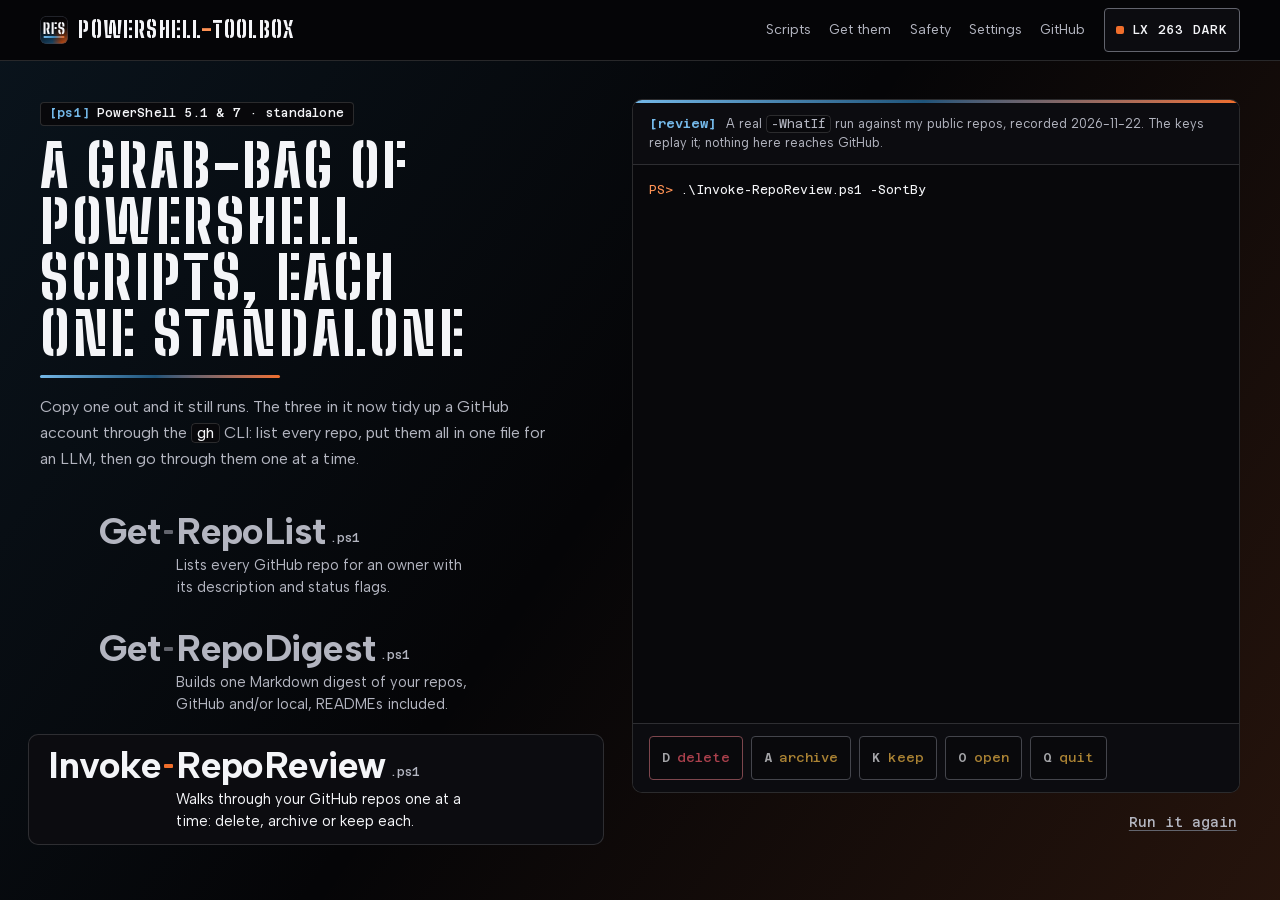
<file: docs/index.html>
<!DOCTYPE html>
<html lang="en">
<head>
<meta charset="UTF-8">
<meta name="viewport" content="width=device-width, initial-scale=1.0">
<title>powershell-toolbox — Standalone PowerShell scripts</title>
<meta name="description" content="Standalone PowerShell scripts. The current three list, digest and review your GitHub repos through the GitHub CLI, on Windows PowerShell 5.1 and PowerShell 7. Watch each one's real run, or step through a -WhatIf review yourself.">
<link rel="canonical" href="https://real-fruit-snacks.github.io/powershell-toolbox/">
<meta property="og:title" content="powershell-toolbox">
<meta property="og:description" content="A grab-bag of my PowerShell scripts, each one standalone">
<meta property="og:type" content="website">
<meta property="og:url" content="https://real-fruit-snacks.github.io/powershell-toolbox/">
<meta property="og:image" content="https://real-fruit-snacks.github.io/powershell-toolbox/assets/social-dark.png">
<meta property="og:image:width" content="1280">
<meta property="og:image:height" content="640">
<meta property="og:image:alt" content="powershell-toolbox: Get-RepoList, Get-RepoDigest and Invoke-RepoReview, each standalone PowerShell script">
<meta name="twitter:card" content="summary_large_image">
<link rel="icon" href="favicon.ico" sizes="32x32">
<link rel="icon" href="icon.svg" type="image/svg+xml">
<link rel="apple-touch-icon" href="apple-touch-icon.png">
<link rel="manifest" href="manifest.webmanifest">
<meta name="color-scheme" content="dark">
<meta name="theme-color" content="#050507">
<script>
  (function () {
    document.documentElement.className = 'js';
    try {
      var t = localStorage.getItem('rfs-theme') || localStorage.getItem('color-scheme');
      if (t === 'light' || t === 'dayshift') {
        document.documentElement.dataset.theme = 'light';
        var cs = document.querySelector('meta[name="color-scheme"]');
        if (cs) cs.content = 'light';
        var tc = document.querySelector('meta[name="theme-color"]');
        if (tc) tc.content = '#F5F7F9';
      }
    } catch (e) {}
  })();
</script>
<link rel="preload" href="fonts/big-shoulders-stencil-latin.woff2" as="font" type="font/woff2" crossorigin>
<link rel="preload" href="fonts/albert-sans-latin.woff2" as="font" type="font/woff2" crossorigin>
<link rel="preload" href="fonts/azeret-mono-latin.woff2" as="font" type="font/woff2" crossorigin>
<link rel="stylesheet" href="rfs.css">
<link rel="stylesheet" href="rfs-components.css">
<link rel="stylesheet" href="styles.css">
</head>
<body class="rfs-shell">
<a class="rfs-skip" href="#install">Skip to install lines</a>

<header class="rfs-shell-header top">
  <div class="wrap top-inner">
    <a class="brand" href="./" aria-label="powershell-toolbox, top of the page">
      <img class="brand-tile" src="icon.svg" alt="" width="28" height="28">
      <span class="brand-text">POWERSHELL<span class="hy">-</span>TOOLBOX</span>
    </a>
    <nav class="top-nav" aria-label="Page">
      <a class="keep" href="#scripts">Scripts</a>
      <a href="#install">Get them</a>
      <a href="#safety">Safety</a>
      <a href="#config">Settings</a>
      <a href="https://github.com/Real-Fruit-Snacks/powershell-toolbox">GitHub</a>
    </nav>
    <button class="theme-btn" type="button" id="theme" aria-label="Switch to Alabaster Day light mode">
      <span class="theme-dot" aria-hidden="true"></span>
      <span class="t-dark">LX 263 DARK</span>
      <span class="t-light">LX 512 LIGHT</span>
    </button>
  </div>
</header>

<div class="rfs-scroll-region page-scroll" id="page-scroll">
<main>
<section class="hero" aria-labelledby="title">
  <div class="wrap hero-grid">
    <div class="intro">
      <span class="rfs-badge b-steel"><span class="k">[ps1]</span> PowerShell 5.1 &amp; 7 · standalone</span>
      <h1 id="title">A GRAB-BAG OF POWERSHELL SCRIPTS, EACH ONE STANDALONE</h1>
      <div class="horizon-rule" aria-hidden="true"></div>
      <p class="sub">Copy one out and it still runs. The three in it now tidy up a GitHub account through the <code>gh</code> CLI: list every repo, put them all in one file for an LLM, then go through them one at a time.</p>
    </div>

    <div class="index" role="tablist" aria-label="The scripts" aria-orientation="vertical">
      <button class="row" type="button" role="tab" id="tab-list" aria-controls="run-list" aria-selected="false" data-run="list" style="--i:0">
        <span class="nm"><span class="verb">Get</span><span class="hy" aria-hidden="true"></span><span class="noun"><span class="rfs-sr-only">-</span>RepoList<span class="ext">.ps1</span></span></span>
        <span class="syn"><!-- run:syn-Get-RepoList -->Lists every GitHub repo for an owner with its description and status flags.<!-- /run:syn-Get-RepoList --></span>
      </button>
      <button class="row" type="button" role="tab" id="tab-digest" aria-controls="run-digest" aria-selected="false" data-run="digest" style="--i:1">
        <span class="nm"><span class="verb">Get</span><span class="hy" aria-hidden="true"></span><span class="noun"><span class="rfs-sr-only">-</span>RepoDigest<span class="ext">.ps1</span></span></span>
        <span class="syn"><!-- run:syn-Get-RepoDigest -->Builds one Markdown digest of your repos, GitHub and/or local, READMEs included.<!-- /run:syn-Get-RepoDigest --></span>
      </button>
      <button class="row" type="button" role="tab" id="tab-review" aria-controls="run-review" aria-selected="true" data-run="review" style="--i:2">
        <span class="nm"><span class="verb">Invoke</span><span class="hy" aria-hidden="true"></span><span class="noun"><span class="rfs-sr-only">-</span>RepoReview<span class="ext">.ps1</span></span></span>
        <span class="syn"><!-- run:syn-Invoke-RepoReview -->Walks through your GitHub repos one at a time: delete, archive or keep each.<!-- /run:syn-Invoke-RepoReview --></span>
      </button>
    </div>

    <div class="console" id="console">
      <div class="panel" role="tabpanel" id="run-list" aria-labelledby="tab-list" data-run="list">
        <p class="cap"><span class="k">[list]</span> Real output, recorded <!-- run:date -->2026-11-22<!-- /run:date --> against my GitHub account. Private repos are left out.</p>
        <pre class="screen" tabindex="0"><!-- run:list --><span class="ps">PS&gt;</span> <span class="typed">.\Get-RepoList.ps1</span>
Name                        Status Language   Pushed     Description
----                        ------ --------   ------     -----------
.github                     public            2026-11-14 Defaults for every repo: the Sponsor button
ad-sweep                    public Rust       2026-11-24 Runs isolated Active Directory enumeration with NetExec
amazon-order-sync           public Rust       2026-11-13 Syncs your Amazon orders into local Markdown notes
carify                      public Shell      2026-11-14 Convert video for Uconnect USB playback, via ffmpeg
certapi                     public C#         2026-11-22 mTLS API client for the Windows certificate store
cred-spray                  public Python     2026-11-24 Bounded, protocol-aware credential spraying
hash-bait                   public Rust       2026-11-24 Drop poisoned shortcuts on SMB shares to coerce NTLM hashes
identity-gen                public HTML       2026-11-14 Offline generator for throwaway signup identities
open-file                   public TypeScript 2026-11-16 Learn and play chess in your browser, offline
port-sync                   public Rust       2026-11-13 Keeps qBittorrent's port synced to Proton VPN
powershell-toolbox          public PowerShell 2026-11-22 A grab-bag of my PowerShell scripts, each one standalone
pwn-broker                  public Python     2026-11-22 Keeps a box's targets, notes, creds, and tools in order
pwn-playbooks               public Markdown   2026-11-22 Playbooks for pwn-broker: read into the note, fill in, run
pwn-report                  public Python     2026-11-24 Private, evidence-linked reports from pwn-broker archives
pwn-shop                    public Python     2026-11-22 Tool packages for pwn-broker, built from upstream releases
Real-Fruit-Snacks           public Python     2026-11-22 Profile README: my tools on an animated board
Real-Fruit-Snacks.github.io public JavaScript 2026-11-22 Every tool I maintain, shown by its job: what goes in, what comes out
rfs.tools                   public HTML       2026-11-04 The front door at rfs.tools, one page pointing at GitHub
rfs-brand                   public Python     2026-11-22 RFS brand system, profile art, and repo templates
rfs-themes                  public CSS        2026-11-24 Cyclorama Dawn themes and ports for everyday apps
screen-mark                 public Rust       2026-11-14 Screenshot capture and annotation in pure Rust
shell-tunnel                public Go         2026-11-24 Static SSH server for bind and reverse shells, PTY and SFTP<!-- /run:list --></pre>
      </div>
      <div class="panel" role="tabpanel" id="run-digest" aria-labelledby="tab-digest" data-run="digest">
        <p class="cap"><span class="k">[digest]</span> Real run, recorded <!-- run:date -->2026-11-22<!-- /run:date --> and sped up here.</p>
        <pre class="screen" tabindex="0"><!-- run:digest --><span class="ps">PS&gt;</span> <span class="typed">.\Get-RepoDigest.ps1 -GitHub</span>
<span class="i-mute">Listing GitHub repos</span>
<span class="i-mute">  [1/16] Real-Fruit-Snacks/pwn-shop</span>
<span class="i-mute">  [2/16] Real-Fruit-Snacks/powershell-toolbox</span>
<span class="i-mute">  [3/16] Real-Fruit-Snacks/Real-Fruit-Snacks.github.io</span>
<span class="i-mute">  [4/16] Real-Fruit-Snacks/Real-Fruit-Snacks</span>
<span class="i-mute">  [5/16] Real-Fruit-Snacks/rfs-brand</span>
<span class="i-mute">  [6/16] Real-Fruit-Snacks/pwn-playbooks</span>
<span class="i-mute">  [7/16] Real-Fruit-Snacks/pwn-broker</span>
<span class="i-mute">  [8/16] Real-Fruit-Snacks/certapi</span>
<span class="i-mute">  [9/16] Real-Fruit-Snacks/open-file</span>
<span class="i-mute">  [10/16] Real-Fruit-Snacks/.github</span>
<span class="i-mute">  [11/16] Real-Fruit-Snacks/screen-mark</span>
<span class="i-mute">  [12/16] Real-Fruit-Snacks/carify</span>
<span class="i-mute">  [13/16] Real-Fruit-Snacks/identity-gen</span>
<span class="i-mute">  [14/16] Real-Fruit-Snacks/port-sync</span>
<span class="i-mute">  [15/16] Real-Fruit-Snacks/amazon-order-sync</span>
<span class="i-mute">  [16/16] Real-Fruit-Snacks/rfs.tools</span>

<span class="i-mint">Wrote C:\Users\you\Projects\repos-digest.md (109 KB)</span>

<span class="ps">PS&gt;</span> <span class="typed">Get-Content $HOME\Projects\repos-digest.md | Select-Object -Skip 4 -First 10</span>
## GitHub repos (16)

| Repo | Lang | Private | Last push | Description |
|---|---|---|---|---|
| Real-Fruit-Snacks/pwn-shop | Python | False | 2026-11-23 | Tool packages for pwn-broker, built from upstream releases |
| Real-Fruit-Snacks/powershell-toolbox | PowerShell | False | 2026-11-23 | A grab-bag of my PowerShell scripts, each one standalone |
| Real-Fruit-Snacks/Real-Fruit-Snacks.github.io | JavaScript | False | 2026-11-23 | Every tool I maintain, shown by its job: what goes in, what comes out |
| Real-Fruit-Snacks/Real-Fruit-Snacks | Python | False | 2026-11-23 | Profile README: my tools on an animated board |
| Real-Fruit-Snacks/rfs-brand | Python | False | 2026-11-23 | RFS brand, profile art and repo templates |
| Real-Fruit-Snacks/pwn-playbooks | Python | False | 2026-11-23 | Playbooks for pwn-broker: read into the note, fill in, run |<!-- /run:digest --></pre>
      </div>
      <div class="panel on" role="tabpanel" id="run-review" aria-labelledby="tab-review" data-run="review">
        <p class="cap"><span class="k">[review]</span> A real <code>-WhatIf</code> run against my public repos, recorded <!-- run:date -->2026-11-22<!-- /run:date -->. <span class="js-only">The keys replay it; nothing here reaches GitHub.</span></p>
        <pre class="screen" tabindex="0" role="log" aria-label="Invoke-RepoReview output"><!-- run:review --><span class="ps">PS&gt;</span> <span class="typed">.\Invoke-RepoReview.ps1 -SortBy size -WhatIf</span>
<span class="i-mute">Fetching repos</span>

Reviewing 16 repos, sorted by size. Dry run: nothing will change.
<span class="i-mute">Log: C:\Users\you\Projects\repo-review-20261122-214212.log</span>

<span class="i-mute">----------------------------------------------------------------------</span>
<span class="i-ember">[1/16] </span>Real-Fruit-Snacks/open-file
<span class="i-mute">   public   28.4 MB   last push 2026-11-16 (6 days ago)</span>
   Learn and play chess in your browser, offline
<span class="i-mute">   https://github.com/Real-Fruit-Snacks/open-file</span>

<span class="i-amber">   [D] delete   [A] archive   [K] keep   [O] open in browser   [Q] quit  </span>k

<span class="i-mute">----------------------------------------------------------------------</span>
<span class="i-ember">[2/16] </span>Real-Fruit-Snacks/certapi
<span class="i-mute">   public   7.1 MB    last push 2026-11-22 (0 days ago)</span>
   mTLS API client for the Windows certificate store
<span class="i-mute">   https://github.com/Real-Fruit-Snacks/certapi</span>

<span class="i-amber">   [D] delete   [A] archive   [K] keep   [O] open in browser   [Q] quit  </span>a
What if: Performing the operation "Archive repository" on target "Real-Fruit-Snacks/certapi".

<span class="i-mute">----------------------------------------------------------------------</span>
<span class="i-ember">[3/16] </span>Real-Fruit-Snacks/rfs-brand
<span class="i-mute">   public   3.6 MB    last push 2026-11-22 (0 days ago)</span>
   RFS brand, profile art and repo templates
<span class="i-mute">   https://github.com/Real-Fruit-Snacks/rfs-brand</span>

<span class="i-amber">   [D] delete   [A] archive   [K] keep   [O] open in browser   [Q] quit  </span>q

Stopped. Deleted: 0  Archived: 0  Kept: 1  Failed: 0  Remaining: 14
<span class="i-mute">Log: C:\Users\you\Projects\repo-review-20261122-214212.log</span><!-- /run:review --></pre>
        <div class="keys" aria-label="Answer the prompt">
          <button type="button" data-key="d"><kbd>D</kbd> delete</button>
          <button type="button" data-key="a"><kbd>A</kbd> archive</button>
          <button type="button" data-key="k"><kbd>K</kbd> keep</button>
          <button type="button" data-key="o"><kbd>O</kbd> open</button>
          <button type="button" data-key="q"><kbd>Q</kbd> quit</button>
        </div>
        <form class="confirm" hidden>
          <label for="confirm-name">Type the repo name to confirm. Case counts.</label>
          <span class="confirm-row"><input id="confirm-name" autocomplete="off" autocapitalize="off" spellcheck="false"><button class="rfs-btn rfs-btn-fault" type="submit">Confirm Delete</button></span>
        </form>
      </div>
      <p class="again"><button type="button" id="replay">Run it again</button></p>
    </div>
  </div>
</section>

<section class="sec" id="install" aria-labelledby="install-h">
  <div class="wrap hang">
    <h2 id="install-h" class="label">GET THEM</h2>
    <div class="body">
      <div class="get">
        <div class="rfs-code-card">
          <div class="rfs-code-head">
            <span class="rfs-badge b-steel"><span class="k">[powershell]</span> All of them</span>
            <button class="rfs-btn rfs-btn-outline rfs-btn-sm copy" type="button" data-copy="cd $HOME\Projects; git clone https://github.com/Real-Fruit-Snacks/powershell-toolbox; cd powershell-toolbox">Copy</button>
          </div>
          <pre class="rfs-code-block"><code>cd $HOME\Projects; git clone https://github.com/Real-Fruit-Snacks/powershell-toolbox; cd powershell-toolbox</code></pre>
        </div>
        <p>They assume your projects live in <code>C:\Users\&lt;you&gt;\Projects</code>, and every file they write goes there. <code>Get-Help .\&lt;script&gt;.ps1 -Full</code> lists every parameter.</p>
      </div>
      <div class="get">
        <div class="rfs-code-card">
          <div class="rfs-code-head">
            <span class="rfs-badge b-steel"><span class="k">[powershell]</span> Just one</span>
            <button class="rfs-btn rfs-btn-outline rfs-btn-sm copy" type="button" id="one-copy" data-copy="iwr https://raw.githubusercontent.com/Real-Fruit-Snacks/powershell-toolbox/main/Invoke-RepoReview.ps1 -OutFile Invoke-RepoReview.ps1">Copy</button>
          </div>
          <pre class="rfs-code-block"><code id="one">iwr https://raw.githubusercontent.com/Real-Fruit-Snacks/powershell-toolbox/main/Invoke-RepoReview.ps1 -OutFile Invoke-RepoReview.ps1</code></pre>
        </div>
        <p>Each script carries everything it needs, so the one file is enough.<span class="js-only"> This line follows the script picked above.</span></p>
      </div>
      <div class="get">
        <div class="rfs-code-card">
          <div class="rfs-code-head">
            <span class="rfs-badge b-steel"><span class="k">[powershell]</span> Prerequisite · gh CLI</span>
            <button class="rfs-btn rfs-btn-outline rfs-btn-sm copy" type="button" data-copy="winget install GitHub.cli; gh auth login">Copy</button>
          </div>
          <pre class="rfs-code-block"><code>winget install GitHub.cli; gh auth login</code></pre>
        </div>
        <p>They wrap the <a href="https://cli.github.com/">GitHub CLI</a>, so they see whatever your <code>gh</code> login sees, private repos included. If the execution policy blocks a script: <code>powershell -ExecutionPolicy Bypass -File .\Get-RepoList.ps1</code></p>
      </div>
    </div>
  </div>
</section>

<section class="sec" id="scripts" aria-labelledby="scripts-h">
  <div class="wrap">
    <h2 id="scripts-h" class="rfs-sr-only">The scripts, as Get-Help shows them</h2>

    <article class="ref hang" id="ref-Get-RepoList" aria-labelledby="ref-list-h">
      <h3 class="ref-name" id="ref-list-h"><span class="verb">Get</span><span class="hy" aria-hidden="true"></span><span class="noun"><span class="rfs-sr-only">-</span>RepoList<span class="ext">.ps1</span></span></h3>
      <p class="label">Description</p>
      <div class="body"><p>Pulls the repo list through the gh CLI, so private repos are included when your token can see them. Emits one row per repo: Name, Description, Visibility, Archived, Fork, Template, Empty, Language, Pushed, Stars, Url. Writes a table, objects on the pipeline, CSV, JSON, or a Markdown table. For an org's private repos the token also needs the <code>read:org</code> scope.</p></div>
      <p class="label">Syntax</p>
      <div class="body"><pre class="syntax">.\Get-RepoList.ps1 [[-Owner] &lt;String&gt;] [[-Format] &lt;String&gt;] [[-OutFile] &lt;String&gt;] [[-Limit] &lt;Int32&gt;] [-ExcludeForks] [&lt;CommonParameters&gt;]</pre></div>
      <p class="label">Parameters</p>
      <div class="body">
        <table class="ft">
          <thead><tr><th scope="col" data-dash="---------">Parameter</th><th scope="col" data-dash="------">Effect</th></tr></thead>
          <tbody>
            <tr data-param="Owner"><th scope="row"><code>-Owner</code></th><td>GitHub user or org. Defaults to the account gh is logged in as.</td></tr>
            <tr data-param="Format"><th scope="row"><code>-Format</code></th><td>Table (default), Object, Csv, Json or Markdown.</td></tr>
            <tr data-param="OutFile"><th scope="row"><code>-OutFile</code></th><td>Write the output to a file instead of the console. A relative path goes in your projects folder; an absolute path is used as given. Table output is written as plain text, Object output as Clixml.</td></tr>
            <tr data-param="Limit"><th scope="row"><code>-Limit</code></th><td>Max repos to fetch. Default 1000.</td></tr>
            <tr data-param="ExcludeForks"><th scope="row"><code>-ExcludeForks</code></th><td>Leave forks out. They are listed by default.</td></tr>
          </tbody>
        </table>
      </div>
      <p class="label">Examples</p>
      <div class="body">
        <div class="rfs-code-card">
          <div class="rfs-code-head"><span class="rfs-badge b-steel"><span class="k">[powershell]</span> Examples</span></div>
          <pre class="rfs-code-block ex"><code>.\Get-RepoList.ps1 -Owner Real-Fruit-Snacks -Format Markdown -OutFile repos.md   <span class="i-mute"># Projects\repos.md</span>
.\Get-RepoList.ps1 -Format Object | Where-Object Archived | Select-Object Name, Pushed
.\Get-RepoList.ps1 -Format Csv -OutFile repos.csv -ExcludeForks</code></pre>
        </div>
      </div>
    </article>

    <article class="ref hang" id="ref-Get-RepoDigest" aria-labelledby="ref-digest-h">
      <h3 class="ref-name" id="ref-digest-h"><span class="verb">Get</span><span class="hy" aria-hidden="true"></span><span class="noun"><span class="rfs-sr-only">-</span>RepoDigest<span class="ext">.ps1</span></span></h3>
      <p class="label">Description</p>
      <div class="body"><p>Made for handing a whole set of repos to an LLM as a single upload. For GitHub repos (through the gh CLI) it writes a summary table, then per repo the metadata, topics, top-level file list and README. For local folders it treats every top-level directory under each root as a project and records git info (remote, branch, commit count, uncommitted files), manifests, a file-type count and the README.</p></div>
      <p class="label">Syntax</p>
      <div class="body"><pre class="syntax">.\Get-RepoDigest.ps1 [-GitHub] [[-Owner] &lt;String&gt;] [-Local] [[-LocalRoot] &lt;String[]&gt;] [[-OutFile] &lt;String&gt;] [[-MaxReadmeChars] &lt;Int32&gt;] [-IncludeArchived] [-IncludeForks] [&lt;CommonParameters&gt;]</pre></div>
      <p class="label">Parameters</p>
      <div class="body">
        <table class="ft">
          <thead><tr><th scope="col" data-dash="---------">Parameter</th><th scope="col" data-dash="------">Effect</th></tr></thead>
          <tbody>
            <tr data-param="GitHub"><th scope="row"><code>-GitHub</code></th><td>Include GitHub repos. Needs gh, logged in with <code>gh auth login</code>.</td></tr>
            <tr data-param="Owner"><th scope="row"><code>-Owner</code></th><td>GitHub user or org for <code>-GitHub</code>. Defaults to the account gh is logged in as.</td></tr>
            <tr data-param="Local"><th scope="row"><code>-Local</code></th><td>Include every folder in your projects folder (default <code>C:\Users\&lt;you&gt;\Projects</code>).</td></tr>
            <tr data-param="LocalRoot"><th scope="row"><code>-LocalRoot</code></th><td>Other folders whose top-level subfolders are treated as projects. Combines with <code>-Local</code>.</td></tr>
            <tr data-param="OutFile"><th scope="row"><code>-OutFile</code></th><td>Where to write the digest. Default: <code>repos-digest.md</code> in your projects folder. A relative path goes in the projects folder; an absolute path is used as given.</td></tr>
            <tr data-param="MaxReadmeChars"><th scope="row"><code>-MaxReadmeChars</code></th><td>Cut each README after this many characters. Default 8000.</td></tr>
            <tr data-param="IncludeArchived"><th scope="row"><code>-IncludeArchived</code></th><td>Include archived GitHub repos. Skipped by default.</td></tr>
            <tr data-param="IncludeForks"><th scope="row"><code>-IncludeForks</code></th><td>Include forked GitHub repos. Skipped by default.</td></tr>
          </tbody>
        </table>
      </div>
      <p class="label">Examples</p>
      <div class="body">
        <div class="rfs-code-card">
          <div class="rfs-code-head"><span class="rfs-badge b-steel"><span class="k">[powershell]</span> Examples</span></div>
          <pre class="rfs-code-block ex"><code>.\Get-RepoDigest.ps1 -GitHub            <span class="i-mute"># your GitHub repos only</span>
.\Get-RepoDigest.ps1 -GitHub -Local     <span class="i-mute"># and every folder in Projects, in one file</span>
.\Get-RepoDigest.ps1 -GitHub -Owner Real-Fruit-Snacks -Local -OutFile all.md -MaxReadmeChars 12000</code></pre>
        </div>
      </div>
    </article>

    <article class="ref hang" id="ref-Invoke-RepoReview" aria-labelledby="ref-review-h">
      <h3 class="ref-name" id="ref-review-h"><span class="verb">Invoke</span><span class="hy" aria-hidden="true"></span><span class="noun"><span class="rfs-sr-only">-</span>RepoReview<span class="ext">.ps1</span></span></h3>
      <p class="label">Description</p>
      <div class="body"><p>Uses the gh CLI. For every repo it shows the name, visibility, size, last push, fork/archived flags and description, then asks <code>[D] delete [A] archive [K] keep [O] open in browser [Q] quit</code>. Delete asks a second time: type the repo name exactly. Every decision is appended to a log file. <code>-WhatIf</code> walks the same list without changing anything.</p></div>
      <p class="label">Syntax</p>
      <div class="body"><pre class="syntax">.\Invoke-RepoReview.ps1 [[-Owner] &lt;String&gt;] [[-Limit] &lt;Int32&gt;] [[-SortBy] &lt;String&gt;] [-IncludeForks] [-IncludeArchived] [[-LogPath] &lt;String&gt;] [-WhatIf] [-Confirm] [&lt;CommonParameters&gt;]</pre></div>
      <p class="label">Parameters</p>
      <div class="body">
        <table class="ft">
          <thead><tr><th scope="col" data-dash="---------">Parameter</th><th scope="col" data-dash="------">Effect</th></tr></thead>
          <tbody>
            <tr data-param="Owner"><th scope="row"><code>-Owner</code></th><td>GitHub user or org to list repos for. Defaults to the account gh is logged in as.</td></tr>
            <tr data-param="Limit"><th scope="row"><code>-Limit</code></th><td>Max repos to fetch. Default 1000.</td></tr>
            <tr data-param="SortBy"><th scope="row"><code>-SortBy</code></th><td><code>pushed</code> (oldest first, default), <code>name</code>, or <code>size</code> (largest first).</td></tr>
            <tr data-param="IncludeForks"><th scope="row"><code>-IncludeForks</code></th><td>Include forked repos. Skipped by default.</td></tr>
            <tr data-param="IncludeArchived"><th scope="row"><code>-IncludeArchived</code></th><td>Include archived repos. Skipped by default.</td></tr>
            <tr data-param="LogPath"><th scope="row"><code>-LogPath</code></th><td>Where to write the decision log. Default: <code>repo-review-&lt;timestamp&gt;.log</code> in your projects folder. A relative path goes in the projects folder; an absolute path is used as given.</td></tr>
            <tr data-param="WhatIf"><th scope="row"><code>-WhatIf</code></th><td>Walks the list and logs <code>WHATIF</code> for each archive or delete. Changes nothing.</td></tr>
          </tbody>
        </table>
      </div>
      <p class="label">Examples</p>
      <div class="body">
        <div class="rfs-code-card">
          <div class="rfs-code-head"><span class="rfs-badge b-steel"><span class="k">[powershell]</span> Examples</span></div>
          <pre class="rfs-code-block ex"><code>.\Invoke-RepoReview.ps1 -SortBy size -WhatIf     <span class="i-mute"># a dry run, largest first</span>
.\Invoke-RepoReview.ps1 -Owner my-org -SortBy size
.\Invoke-RepoReview.ps1 -IncludeForks -IncludeArchived -WhatIf</code></pre>
        </div>
      </div>
    </article>
  </div>
</section>

<section class="sec" id="safety" aria-labelledby="safety-h">
  <div class="wrap hang">
    <h2 id="safety-h" class="label">SAFETY</h2>
    <div class="body">
      <p class="lede">Only <code>Invoke-RepoReview.ps1</code> changes anything on GitHub: it archives when you press A, and deletes only after you type the name.</p>
      <ul class="rules">
        <li><b>Delete asks again.</b> You type the repo name exactly, and case counts: <code>Open-file</code> is not <code>open-file</code>.</li>
        <li><b><code>-WhatIf</code> changes nothing.</b> It walks the same list, prints what it would do, and logs <code>WHATIF</code>.</li>
        <li><b>Every decision is logged</b> to <code>repo-review-&lt;time&gt;.log</code> in your projects folder: <code>KEPT</code>, <code>ARCHIVED</code>, <code>DELETED</code>, <code>FAILED</code>, <code>QUIT</code>.</li>
        <li><b>Deleting needs the <code>delete_repo</code> scope</b> on your gh token. The script offers to add it: <code>gh auth refresh -h github.com -s delete_repo</code>. Tokens that don't list their scopes, such as fine-grained ones, skip that check.</li>
        <li><b>There is no undo here.</b> GitHub keeps most deleted repos restorable for 90 days (Settings, Repositories, Deleted repositories). Forks, and repos that were part of a fork network, can't be restored there.</li>
        <li><b>Nothing goes anywhere but GitHub,</b> through gh. To report a way round any of this, use <a href="https://github.com/Real-Fruit-Snacks/powershell-toolbox/security/advisories/new">private vulnerability reporting</a>.</li>
      </ul>
    </div>
  </div>
</section>

<section class="sec" id="config" aria-labelledby="config-h">
  <div class="wrap hang">
    <h2 id="config-h" class="label">SETTINGS</h2>
    <div class="body">
      <table class="ft env">
        <thead><tr><th scope="col" data-dash="--------">Variable</th><th scope="col" data-dash="------">Effect</th></tr></thead>
        <tbody>
          <tr><th scope="row"><code>RFS_PROJECTS</code></th><td>Your projects folder. Default <code>$HOME\Projects</code>. Relative <code>-OutFile</code> and <code>-LogPath</code> values land here; absolute paths are used as given.</td></tr>
          <tr><th scope="row"><code>RFS_THEME</code></th><td><code>light</code> or <code>dayshift</code> for a light terminal. Dark (<code>LX 263</code>) is the default.</td></tr>
          <tr><th scope="row"><code>NO_COLOR</code></th><td>Any value: plain text, no colour at all (<a href="https://no-color.org">no-color.org</a>).</td></tr>
        </tbody>
      </table>
      <p>To set a different projects folder for good: <code>[Environment]::SetEnvironmentVariable('RFS_PROJECTS', 'D:\code', 'User')</code>, then open a new window. In an old <code>conhost</code> window without VT support, output falls back to the nearest of the 16 console colours.</p>
    </div>
  </div>
</section>

<section class="sec" id="tested" aria-labelledby="tested-h">
  <div class="wrap hang">
    <h2 id="tested-h" class="label">TESTED ON</h2>
    <div class="body two">
      <ul class="plain">
        <li>Windows PowerShell 5.1 and PowerShell 7.6 on Windows Server 2025, and PowerShell 7.6 on Ubuntu 24.04: CI runs the Pester suite on every push, against a stub <code>gh</code>.</li>
        <li>Windows 11 with Windows PowerShell 5.1 and gh 2.102: the runs on this page, against my real account.</li>
        <li><i>Not</i> tested: macOS. It should behave like Linux; I haven't checked.</li>
      </ul>
      <div>
        <h3 class="minor">KNOWN ISSUES</h3>
        <ul class="plain">
          <li><code>Get-RepoDigest.ps1 -GitHub</code> makes two API calls per repo. At the 1,000-repo cap that is 2,000 of GitHub's 5,000 requests an hour, so a third run within the hour can hit the limit.</li>
          <li>All three fetch at most 1,000 repos by default (<code>-Limit</code> on two of them; the digest is fixed at 1,000).</li>
        </ul>
      </div>
    </div>
  </div>
</section>
</main>

<footer class="foot">
  <div class="wrap foot-inner">
    <p>MIT · <a href="https://github.com/Real-Fruit-Snacks/powershell-toolbox">Source</a> · <a href="https://github.com/Real-Fruit-Snacks/powershell-toolbox/blob/main/docs/USAGE.md">Usage</a> · <a href="https://github.com/Real-Fruit-Snacks/powershell-toolbox/blob/main/CHANGELOG.md">Changelog</a> · <a href="https://github.com/Real-Fruit-Snacks/powershell-toolbox/blob/main/SECURITY.md">Security</a> · <a href="https://real-fruit-snacks.github.io/rfs-brand/">rfs-brand</a> · <a href="https://real-fruit-snacks.github.io/">Real-Fruit-Snacks</a></p>
    <p class="colophon">Set in Big Shoulders Stencil, Albert Sans, and Azeret Mono · Recordings via <a href="https://github.com/Real-Fruit-Snacks/powershell-toolbox/tree/main/docs/art">docs/art</a>.</p>
  </div>
</footer>
</div>

<div id="toast-region" class="rfs-toast-region" popover="manual" role="region" aria-label="Notifications"></div>
<div id="toast-sr" class="rfs-sr-only" aria-live="polite"></div>

<script src="runs.js"></script>
<script src="script.js"></script>
</body>
</html>
</file>
<file: docs/rfs.css>
/* RFS Cyclorama Dawn tokens — Steel & Beacon Orange.
   Dark mode (LX 263 Beacon Horizon) is the canonical default across all RFS pages;
   switch to Light (LX 512 Alabaster Day) via <meta name="color-scheme" content="light">
   or data-theme="light" (and legacy dayshift). */
:root {
  color-scheme: dark;

  --rfs-in-oklab: ;

  /* Physical Cyclorama stops */
  --rfs-steel: #1f547a;
  --rfs-steel-fill: #18496b;
  --rfs-beacon: #f06e2b;
  --rfs-beacon-wash: #cc5016;
  --rfs-on-steel: #ffffff;

  /* Dark mode raw palette (Matte Cyclorama Black / LX 263 Beacon Horizon) */
  --rfs-bg-dark: #050507;
  --rfs-rail-dark: #070709;
  --rfs-surface-dark: #0c0c10;
  --rfs-raised-dark: #14141a;
  --rfs-line-dark: rgba(255, 255, 255, 0.14);
  --rfs-line-strong-dark: #62646d;
  --rfs-text-dark: #f4f5f8;
  --rfs-mute-dark: #b3b5c0;
  --rfs-steel-ink-dark: #74b8e8;
  --rfs-beacon-ink-dark: #ff9254;
  --rfs-primary-dark: #f06e2b;
  --rfs-primary-hover-dark: #ff8442;
  --rfs-primary-press-dark: #ffa06b;
  --rfs-on-primary-dark: #050507;
  --rfs-accent-dark: #ffc247;
  --rfs-signal-dark: #3ddc97;
  --rfs-fault-dark: #ff5c6c;
  --rfs-fault-fill-dark: #c92438;
  --rfs-fault-fill-hover-dark: #e02e44;
  --rfs-on-fault-dark: #ffffff;
  --rfs-code-bg-dark: #08080b;
  --rfs-focus-dark: #ff9254;

  /* Light mode raw palette (Alabaster Day / LX 512) */
  --rfs-bg-light: #f5f7f9;
  --rfs-rail-light: #eaeef2;
  --rfs-surface-light: #ffffff;
  --rfs-raised-light: #e3e8ee;
  --rfs-line-light: rgba(13, 16, 22, 0.16);
  --rfs-line-strong-light: #6e7682;
  --rfs-text-light: #0d1016;
  --rfs-mute-light: #474d59;
  --rfs-steel-ink-light: #164669;
  --rfs-beacon-ink-light: #ad3d0a;
  --rfs-primary-light: #ad3d0a;
  --rfs-primary-hover-light: #943207;
  --rfs-primary-press-light: #7b2905;
  --rfs-on-primary-light: #ffffff;
  --rfs-accent-light: #885800;
  --rfs-signal-light: #127247;
  --rfs-fault-light: #b91c2e;
  --rfs-fault-fill-light: #b91c2e;
  --rfs-fault-fill-hover-light: #991525;
  --rfs-on-fault-light: #ffffff;
  --rfs-code-bg-light: #eef2f5;
  --rfs-focus-light: #ad3d0a;

  /* Resolved tokens — Dark (LX 263 Beacon Horizon) is the default */
  --rfs-bg: var(--rfs-bg-dark);
  --rfs-rail: var(--rfs-rail-dark);
  --rfs-surface: var(--rfs-surface-dark);
  --rfs-raised: var(--rfs-raised-dark);
  --rfs-line: var(--rfs-line-dark);
  --rfs-line-strong: var(--rfs-line-strong-dark);
  --rfs-text: var(--rfs-text-dark);
  --rfs-mute: var(--rfs-mute-dark);
  --rfs-steel-ink: var(--rfs-steel-ink-dark);
  --rfs-beacon-ink: var(--rfs-beacon-ink-dark);
  --rfs-primary: var(--rfs-primary-dark);
  --rfs-primary-hover: var(--rfs-primary-hover-dark);
  --rfs-primary-press: var(--rfs-primary-press-dark);
  --rfs-on-primary: var(--rfs-on-primary-dark);
  --rfs-accent: var(--rfs-accent-dark);
  --rfs-signal: var(--rfs-signal-dark);
  --rfs-fault: var(--rfs-fault-dark);
  --rfs-fault-fill: var(--rfs-fault-fill-dark);
  --rfs-fault-fill-hover: var(--rfs-fault-fill-hover-dark);
  --rfs-on-fault: var(--rfs-on-fault-dark);
  --rfs-code-bg: var(--rfs-code-bg-dark);
  --rfs-focus: var(--rfs-focus-dark);

  /* Typography */
  --rfs-font-display: "Big Shoulders Stencil", "Arial Narrow", sans-serif;
  --rfs-font-sans: "Albert Sans", system-ui, -apple-system, sans-serif;
  --rfs-font-mono: "Azeret Mono", ui-monospace, "Cascadia Code", Consolas, monospace;

  /* Code blocks wrap by default (opt into scroll via .rfs-code-scroll / [data-code-scroll]) */
  --rfs-code-wrap: pre-wrap;
  --rfs-code-overflow-wrap: anywhere;
  --rfs-code-tab-size: 2;

  /* Motion */
  --rfs-ease: cubic-bezier(0.16, 1, 0.3, 1);
  --rfs-ease-in-out: cubic-bezier(0.65, 0, 0.35, 1);
  --rfs-ease-exit: cubic-bezier(0.7, 0, 0.84, 0);
  --rfs-ease-linear: linear;
  --rfs-ease-detent-fallback: cubic-bezier(0.22, 1.18, 0.36, 1);
  /* Tight mechanical detent (3.5% seat settle, zero jelly bounce) with cubic-bezier fallback */
  --rfs-ease-detent: cubic-bezier(0.22, 1.18, 0.36, 1);
  --rfs-ease-detent: linear(0, 0.21 8%, 0.64 19%, 0.94 31%, 1.035 44%, 1.02 58%, 0.996 74%, 1);
  --rfs-dur-fast: 150ms;
  --rfs-dur-base: 250ms;
  --rfs-dur-detent: 340ms;
  --rfs-dur-jump: 360ms;
  --rfs-dur-slow: 520ms;
  --rfs-type-rate: 45ms;

  /* Spacing & shape */
  --rfs-space-1: 4px;
  --rfs-space-2: 8px;
  --rfs-space-3: 12px;
  --rfs-space-4: 16px;
  --rfs-space-5: 24px;
  --rfs-space-6: 32px;
  --rfs-space-7: 48px;
  --rfs-space-8: 64px;
  --rfs-space-9: 96px;
  --rfs-radius-sm: 6px;
  --rfs-radius-md: 10px;

  /* Breakpoints (reference constants) & Z-index layer scale */
  --rfs-bp-sm: 36em;
  --rfs-bp-md: 56em;
  --rfs-bp-lg: 72em;
  --rfs-z-base: 0;
  --rfs-z-sticky: 20;
  --rfs-z-nav: 40;
  --rfs-z-popover: 60;
  --rfs-z-modal: 80;
  --rfs-z-toast: 100;

  /* Syntax highlighting roles (derived from WCAG-calibrated semantic inks) */
  --rfs-syn-kw: var(--rfs-steel-ink);
  --rfs-syn-fn: var(--rfs-beacon-ink);
  --rfs-syn-str: var(--rfs-accent);
  --rfs-syn-num: var(--rfs-signal);
  --rfs-syn-com: var(--rfs-mute);
  --rfs-syn-add: var(--rfs-signal);
  --rfs-syn-del: var(--rfs-fault);

  /* Data visualization categorical series (ordered 1..6, WCAG AA >= 5.8:1 in both modes) */
  --rfs-viz-1: var(--rfs-steel-ink);
  --rfs-viz-2: var(--rfs-beacon-ink);
  --rfs-viz-3: var(--rfs-signal);
  --rfs-viz-4: var(--rfs-accent);
  --rfs-viz-5: var(--rfs-fault);
  --rfs-viz-6: var(--rfs-mute);
  --rfs-viz-grid: var(--rfs-line);

  --rfs-horizon-gradient: linear-gradient(125deg var(--rfs-in-oklab), var(--rfs-steel-fill) 0%, var(--rfs-steel) 42%, #8a3e20 74%, #bd4811 100%);
  --rfs-horizon-rule: linear-gradient(90deg var(--rfs-in-oklab), var(--rfs-steel-ink) 0%, var(--rfs-steel) 48%, var(--rfs-beacon) 100%);
  --rfs-sb-thumb: var(--rfs-line-strong);
  --rfs-sb-track: var(--rfs-bg);
  accent-color: var(--rfs-steel-fill);
  scrollbar-color: var(--rfs-sb-thumb) var(--rfs-sb-track);
}

@media (prefers-contrast: more) {
  :root {
    --rfs-sb-thumb: var(--rfs-text);
    --rfs-sb-track: var(--rfs-bg);
  }
}

@supports (background: linear-gradient(in oklab, white, black)) {
  :root {
    --rfs-in-oklab: in oklab;
  }
}

/* Reflect explicit <meta name="color-scheme"> or data-theme overrides */
:root:where(
  :has(> head > meta[name="color-scheme"][content="dark"]),
  [data-theme="dark"],
  [data-theme="nightshift"]
) {
  color-scheme: dark;
  --rfs-bg: var(--rfs-bg-dark);
  --rfs-rail: var(--rfs-rail-dark);
  --rfs-surface: var(--rfs-surface-dark);
  --rfs-raised: var(--rfs-raised-dark);
  --rfs-line: var(--rfs-line-dark);
  --rfs-line-strong: var(--rfs-line-strong-dark);
  --rfs-text: var(--rfs-text-dark);
  --rfs-mute: var(--rfs-mute-dark);
  --rfs-steel-ink: var(--rfs-steel-ink-dark);
  --rfs-beacon-ink: var(--rfs-beacon-ink-dark);
  --rfs-primary: var(--rfs-primary-dark);
  --rfs-primary-hover: var(--rfs-primary-hover-dark);
  --rfs-primary-press: var(--rfs-primary-press-dark);
  --rfs-on-primary: var(--rfs-on-primary-dark);
  --rfs-accent: var(--rfs-accent-dark);
  --rfs-signal: var(--rfs-signal-dark);
  --rfs-fault: var(--rfs-fault-dark);
  --rfs-fault-fill: var(--rfs-fault-fill-dark);
  --rfs-fault-fill-hover: var(--rfs-fault-fill-hover-dark);
  --rfs-on-fault: var(--rfs-on-fault-dark);
  --rfs-code-bg: var(--rfs-code-bg-dark);
  --rfs-focus: var(--rfs-focus-dark);
}

/* Explicit light mode override via <meta name="color-scheme" content="light"> or data-theme="light" */
:root:where(
  :has(> head > meta[name="color-scheme"][content="light"]),
  [data-theme="light"],
  [data-theme="dayshift"]
) {
  color-scheme: light;
  --rfs-bg: var(--rfs-bg-light);
  --rfs-rail: var(--rfs-rail-light);
  --rfs-surface: var(--rfs-surface-light);
  --rfs-raised: var(--rfs-raised-light);
  --rfs-line: var(--rfs-line-light);
  --rfs-line-strong: var(--rfs-line-strong-light);
  --rfs-text: var(--rfs-text-light);
  --rfs-mute: var(--rfs-mute-light);
  --rfs-steel-ink: var(--rfs-steel-ink-light);
  --rfs-beacon-ink: var(--rfs-beacon-ink-light);
  --rfs-primary: var(--rfs-primary-light);
  --rfs-primary-hover: var(--rfs-primary-hover-light);
  --rfs-primary-press: var(--rfs-primary-press-light);
  --rfs-on-primary: var(--rfs-on-primary-light);
  --rfs-accent: var(--rfs-accent-light);
  --rfs-signal: var(--rfs-signal-light);
  --rfs-fault: var(--rfs-fault-light);
  --rfs-fault-fill: var(--rfs-fault-fill-light);
  --rfs-fault-fill-hover: var(--rfs-fault-fill-hover-light);
  --rfs-on-fault: var(--rfs-on-fault-light);
  --rfs-code-bg: var(--rfs-code-bg-light);
  --rfs-focus: var(--rfs-focus-light);
}

@media (forced-colors: active) {
  :root {
    --rfs-bg: Canvas;
    --rfs-rail: Canvas;
    --rfs-surface: Canvas;
    --rfs-raised: Canvas;
    --rfs-line: CanvasText;
    --rfs-line-strong: CanvasText;
    --rfs-text: CanvasText;
    --rfs-mute: GrayText;
    --rfs-steel-ink: LinkText;
    --rfs-beacon-ink: Highlight;
    --rfs-primary: Highlight;
    --rfs-on-primary: HighlightText;
    --rfs-fault: Highlight;
    --rfs-fault-fill: Highlight;
    --rfs-fault-fill-hover: Highlight;
    --rfs-on-fault: HighlightText;
    --rfs-code-bg: Canvas;
    --rfs-focus: Highlight;
  }
}

/* RFS Default Code Block Wrapping (WCAG 1.4.10 Reflow, zero specificity via :where) */
:where(pre, pre code, .rfs-code-block) {
  white-space: var(--rfs-code-wrap);
  overflow-wrap: var(--rfs-code-overflow-wrap);
  word-break: normal;
  tab-size: var(--rfs-code-tab-size);
}

/* Explicit opt-out for strict column-aligned logs or ASCII diagrams */
:where(.rfs-code-scroll, [data-code-scroll]) {
  white-space: pre;
  overflow-wrap: normal;
  overflow-x: auto;
}

/* Lock viewport scroll when using .rfs-shell so scrollbars start strictly below top chrome.
   Use overflow: clip so fragment #anchor navigation cannot programmatically scroll <html> off y=0. */
html:has(> body.rfs-shell) {
  height: 100%;
  overflow: hidden;
  overflow: clip;
}

/* Reduced transparency: remove glass/blur translucency */
@media (prefers-reduced-transparency: reduce) {
  :root {
    --rfs-glass-opacity: 1;
  }
  :where(header, nav, .site-header, .rfs-surface-glass) {
    backdrop-filter: none !important;
    background-color: var(--rfs-rail) !important;
  }
}

/* Print stylesheet defaults: clean paper ground, sharp dark ink, wrapped code */
@media print {
  :root {
    color-scheme: light;
    --rfs-bg: #ffffff;
    --rfs-rail: #ffffff;
    --rfs-surface: #ffffff;
    --rfs-raised: #f5f7f9;
    --rfs-code-bg: #f5f7f9;
    --rfs-text: #0d1016;
    --rfs-mute: #474d59;
    --rfs-line: #cfd5dc;
    --rfs-line-strong: #6e7682;
  }
  :where(html, body) {
    background: #ffffff !important;
    color: #0d1016 !important;
    height: auto !important;
    overflow: visible !important;
    display: block !important;
  }
  :where(.rfs-shell, .rfs-scroll-region, .page-scroll) {
    position: static !important;
    height: auto !important;
    overflow: visible !important;
    display: block !important;
  }
  :where(pre, code, blockquote, figure, table) {
    break-inside: avoid;
  }
}
</file>
<file: docs/rfs-components.css>
/* RFS Cyclorama Dawn Drop-In Component Kit v2.3.2 (load after rfs.css).
   Provides reusable buttons, D · Terminal Token badges, underlines, highlights,
   keycaps, callouts, inputs, syntax roles, stroke icons + opt-in icon motion,
   animated hardware controls (checkboxes, switches, jumping radios, faders),
   upgraded native <progress> loaders (DMX Cue Meter, Horizon Alive Trace,
   20-Cell LED Ladder, Precision Ring & Dawn Ring), dialogs, toasts, and UI states. */

/* Registered custom properties for smooth <progress> rings & indeterminate sweep arcs */
@property --rfs-ring-val {
  syntax: "<number>";
  inherits: true;
  initial-value: 0;
}
@property --rfs-arc-start {
  syntax: "<angle>";
  inherits: false;
  initial-value: 0deg;
}
@property --rfs-arc-end {
  syntax: "<angle>";
  inherits: false;
  initial-value: 148deg;
}

/* ---- Focus & Selection ---- */
:where(a, button, input, select, textarea, summary, [tabindex]):focus-visible {
  outline: 2px solid var(--rfs-focus);
  outline-offset: 3px;
}

::selection {
  background: color-mix(in oklab, var(--rfs-beacon) 32%, transparent);
  color: var(--rfs-text);
}

/* ---- Buttons (zero gradient border bleed) ---- */
.rfs-btn {
  display: inline-flex;
  align-items: center;
  justify-content: center;
  gap: 0.45rem;
  min-block-size: 2.65rem;
  padding: 0.55rem 1.1rem;
  border-radius: var(--rfs-radius-sm);
  border: 1px solid var(--rfs-line-strong);
  background: var(--rfs-surface);
  color: var(--rfs-text);
  font: 600 0.86rem/1.2 var(--rfs-font-sans);
  text-decoration: none;
  cursor: pointer;
  transition: transform var(--rfs-dur-fast) var(--rfs-ease),
              border-color var(--rfs-dur-fast) var(--rfs-ease),
              background-color var(--rfs-dur-fast) var(--rfs-ease),
              filter var(--rfs-dur-fast) var(--rfs-ease);
}

.rfs-btn-sm {
  min-block-size: 2.15rem;
  padding: 0.35rem 0.78rem;
  font-size: 0.78rem;
}

.rfs-btn:disabled {
  opacity: 0.48;
  cursor: not-allowed;
  transform: none;
}

.rfs-btn-horizon {
  position: relative;
  border: 0;
  background: var(--rfs-steel-fill);
  color: #ffffff;
  overflow: hidden;
  isolation: isolate;
}

.rfs-btn-horizon::before {
  content: "";
  position: absolute;
  inset: 0;
  z-index: -1;
  background-image: linear-gradient(125deg var(--rfs-in-oklab), #18496b 0%, #1f547a 32%, #cc5016 68%, #f06e2b 100%);
  transform: translateX(-18%) scaleX(1.36);
  transform-origin: left;
}

@media (prefers-reduced-motion: no-preference) {
  .rfs-btn-horizon::before {
    transition: transform var(--rfs-dur-base) var(--rfs-ease);
  }
}

/* Copy-to-Check Silkscreen Morph button */
.rfs-btn-copy-morph {
  display: inline-flex;
  align-items: center;
  gap: 0.5rem;
  min-block-size: 2.5rem;
  padding: 0.48rem 0.9rem;
  border-radius: var(--rfs-radius-sm);
  border: 1px solid var(--rfs-line-strong);
  background: var(--rfs-code-bg);
  color: var(--rfs-text);
  font: 600 0.78rem/1.2 var(--rfs-font-mono);
  cursor: pointer;
  transition: border-color var(--rfs-dur-fast) var(--rfs-ease), color var(--rfs-dur-fast) var(--rfs-ease);
}

.rfs-btn-copy-morph:is([data-copied], [data-copied="true"]) {
  border-color: var(--rfs-signal);
  color: var(--rfs-signal);
}

.rfs-copy-ico {
  position: relative;
  inline-size: 1rem;
  block-size: 1rem;
  flex: none;
}

.rfs-copy-ico svg {
  position: absolute;
  inset: 0;
  width: 100%;
  height: 100%;
  fill: none;
  stroke: currentColor;
  stroke-width: 1.75;
  stroke-linecap: square;
  stroke-linejoin: miter;
}

.rfs-copy-ico .ico-check path {
  stroke-dasharray: 24;
  stroke-dashoffset: 24;
}

.rfs-btn-copy-morph:is([data-copied], [data-copied="true"]) .ico-clip {
  opacity: 0;
  transform: scale(0.7);
}

.rfs-btn-copy-morph:is([data-copied], [data-copied="true"]) .ico-check path {
  stroke-dashoffset: 0;
}

@media (prefers-reduced-motion: no-preference) {
  .rfs-copy-ico .ico-clip {
    transition: opacity var(--rfs-dur-fast) var(--rfs-ease), transform var(--rfs-dur-fast) var(--rfs-ease);
  }
  .rfs-copy-ico .ico-check path {
    transition: stroke-dashoffset var(--rfs-dur-base) var(--rfs-ease);
  }
}

/* Two-Stage Armed Destructive Latch (keyboard + pointer safe) */
.rfs-btn-arm {
  position: relative;
  display: inline-flex;
  align-items: center;
  justify-content: center;
  gap: 0.45rem;
  min-block-size: 2.5rem;
  padding: 0.48rem 0.95rem;
  border-radius: var(--rfs-radius-sm);
  border: 1px solid var(--rfs-fault);
  background: transparent;
  color: var(--rfs-fault);
  font: 600 0.78rem/1.2 var(--rfs-font-mono);
  cursor: pointer;
  overflow: hidden;
  isolation: isolate;
  transition: color var(--rfs-dur-fast) var(--rfs-ease), border-color var(--rfs-dur-fast) var(--rfs-ease);
}

.rfs-btn-arm::before {
  content: "";
  position: absolute;
  inset: 0;
  z-index: -1;
  background: var(--rfs-fault-fill);
  transform: scaleX(0);
  transform-origin: left;
}

@media (prefers-reduced-motion: no-preference) {
  .rfs-btn-arm::before {
    transition: transform var(--rfs-dur-base) var(--rfs-ease);
  }
}

.rfs-btn-arm[data-armed="armed"] {
  color: var(--rfs-on-fault);
}

.rfs-btn-arm[data-armed="armed"]::before {
  transform: scaleX(1);
}

.rfs-btn-arm[data-armed="done"] {
  border-color: var(--rfs-signal);
  color: var(--rfs-signal);
}

.rfs-btn-beacon {
  background: var(--rfs-primary);
  border-color: var(--rfs-primary);
  color: var(--rfs-on-primary);
}

.rfs-btn-steel {
  background: var(--rfs-steel-fill);
  border-color: var(--rfs-steel-fill);
  color: var(--rfs-on-steel);
}

.rfs-btn-fault {
  background: var(--rfs-fault-fill);
  border-color: var(--rfs-fault-fill);
  color: var(--rfs-on-fault);
}

.rfs-btn-fault-soft {
  background: color-mix(in oklab, var(--rfs-fault-fill) 18%, var(--rfs-surface));
  border-color: color-mix(in oklab, var(--rfs-fault) 52%, var(--rfs-line));
  color: var(--rfs-fault);
}

.rfs-btn-fault-outline {
  background: transparent;
  border-color: var(--rfs-fault);
  color: var(--rfs-fault);
}

.rfs-btn-outline {
  background: transparent;
  border-color: var(--rfs-line-strong);
  color: var(--rfs-text);
}

.rfs-btn-ghost {
  background: transparent;
  border-color: transparent;
  color: var(--rfs-text);
}

@media (hover: hover) and (pointer: fine) {
  .rfs-btn:not(:disabled):hover { transform: translateY(-1px); }
  .rfs-btn-horizon:not(:disabled):hover::before { transform: translateX(0%) scaleX(1.36); }
  .rfs-btn-horizon:not(:disabled):hover { filter: brightness(1.05); }
  .rfs-btn-beacon:not(:disabled):hover { background: var(--rfs-primary-hover); border-color: var(--rfs-primary-hover); }
  .rfs-btn-steel:not(:disabled):hover { filter: brightness(1.1); }
  .rfs-btn-fault:not(:disabled):hover { background: var(--rfs-fault-fill-hover); border-color: var(--rfs-fault-fill-hover); }
  .rfs-btn-fault-soft:not(:disabled):hover { background: color-mix(in oklab, var(--rfs-fault-fill) 26%, var(--rfs-surface)); border-color: var(--rfs-fault); }
  .rfs-btn-fault-outline:not(:disabled):hover { background: color-mix(in oklab, var(--rfs-fault-fill) 16%, transparent); }
  .rfs-btn-outline:not(:disabled):hover { border-color: var(--rfs-beacon-ink); }
  .rfs-btn-ghost:not(:disabled):hover { background: var(--rfs-raised); }
}

.rfs-btn:not(:disabled):active { transform: translateY(0); }

/* ---- D · Terminal Token Badges ---- */
.rfs-badge {
  display: inline-flex;
  align-items: center;
  gap: 0.42rem;
  padding: 0.28rem 0.56rem;
  border-radius: 4px;
  border: 1px solid var(--rfs-line);
  background: var(--rfs-code-bg);
  color: var(--rfs-text);
  font: 500 0.74rem/1.15 var(--rfs-font-mono);
  letter-spacing: 0.02em;
}

.rfs-badge .k {
  font-weight: 700;
  color: var(--badge-tone, var(--rfs-text));
}

.rfs-badge.b-ok { --badge-tone: var(--rfs-signal); }
.rfs-badge.b-warn { --badge-tone: var(--rfs-accent); }
.rfs-badge.b-fail { --badge-tone: var(--rfs-fault); }
.rfs-badge.b-steel { --badge-tone: var(--rfs-steel-ink); }
.rfs-badge.b-beacon { --badge-tone: var(--rfs-beacon-ink); }

/* ---- Underlines, Highlights, Keycaps & Dividers ---- */
.rfs-link-prose {
  color: var(--rfs-text);
  text-decoration: underline;
  text-decoration-color: var(--rfs-steel-ink);
  text-decoration-thickness: 1.5px;
  text-underline-offset: 4px;
  text-decoration-skip-ink: auto;
  transition: text-decoration-color var(--rfs-dur-fast) var(--rfs-ease);
}

.rfs-link-prose:hover,
.rfs-link-prose:focus-visible {
  text-decoration-color: var(--rfs-beacon-ink);
  text-decoration-thickness: 2px;
}

.rfs-link-sweep {
  display: inline;
  color: var(--rfs-text);
  font-weight: 600;
  text-decoration: none;
  padding-bottom: 3px;
  background-image: var(--rfs-horizon-rule);
  background-repeat: no-repeat;
  background-position: 0 100%;
  background-size: 28% 2.5px;
  transition: background-size var(--rfs-dur-base) var(--rfs-ease), color var(--rfs-dur-fast) var(--rfs-ease);
}

.rfs-link-sweep:hover,
.rfs-link-sweep:focus-visible {
  background-size: 100% 2.5px;
  color: var(--rfs-beacon-ink);
}

.rfs-abbr {
  text-decoration: underline dotted var(--rfs-steel-ink);
  text-underline-offset: 4px;
  cursor: help;
}

.rfs-mark-beacon,
.rfs-mark-steel {
  padding: 0.06em 0.34em;
  border-radius: 3px;
  color: var(--rfs-text);
}

.rfs-mark-beacon {
  background: color-mix(in oklab, var(--rfs-beacon) 22%, transparent);
  border-bottom: 2px solid var(--rfs-beacon-ink);
}

.rfs-mark-steel {
  background: color-mix(in oklab, var(--rfs-steel) 24%, transparent);
  border-bottom: 2px solid var(--rfs-steel-ink);
}

.rfs-kbd {
  display: inline-block;
  padding: 0.14em 0.45em;
  border-radius: 4px;
  border: 1px solid var(--rfs-line-strong);
  border-bottom-width: 2.5px;
  background: var(--rfs-surface);
  color: var(--rfs-text);
  font: 500 0.78rem/1.2 var(--rfs-font-mono);
}

.rfs-divider-hairline {
  height: 1px;
  border: 0;
  margin: 0;
  background: var(--rfs-line);
}

.rfs-divider-horizon {
  height: 3px;
  border: 0;
  border-radius: 99px;
  margin: 0;
  background: var(--rfs-horizon-rule);
}

/* ---- Callouts & Blockquotes ---- */
.rfs-callout {
  padding: 0.85rem 1rem;
  border-radius: var(--rfs-radius-sm);
  border: 1px solid var(--rfs-line);
  border-inline-start-width: 3.5px;
  background: var(--rfs-bg);
  font-size: 0.9rem;
}

.rfs-callout > strong:first-child {
  font: 600 0.76rem/1 var(--rfs-font-mono);
  letter-spacing: 0.08em;
  text-transform: uppercase;
  margin-inline-end: 0.5rem;
}

.rfs-callout.is-note { border-inline-start-color: var(--rfs-steel-ink); }
.rfs-callout.is-note > strong:first-child { color: var(--rfs-steel-ink); }
.rfs-callout.is-tip { border-inline-start-color: var(--rfs-beacon-ink); }
.rfs-callout.is-tip > strong:first-child { color: var(--rfs-beacon-ink); }
.rfs-callout.is-warn { border-inline-start-color: var(--rfs-accent); }
.rfs-callout.is-warn > strong:first-child { color: var(--rfs-accent); }
.rfs-callout.is-fail { border-inline-start-color: var(--rfs-fault); }
.rfs-callout.is-fail > strong:first-child { color: var(--rfs-fault); }

.rfs-quote {
  margin: 0;
  padding: 0.95rem 1.15rem;
  border-radius: var(--rfs-radius-sm);
  background: var(--rfs-bg);
  position: relative;
  font-size: 0.96rem;
  color: var(--rfs-text);
}

.rfs-quote::before {
  content: "";
  position: absolute;
  inset-block: 0;
  inset-inline-start: 0;
  width: 3.5px;
  border-radius: 3px 0 0 3px;
  background: linear-gradient(180deg var(--rfs-in-oklab), var(--rfs-steel-ink), var(--rfs-beacon));
}

/* ---- Inputs, Code Blocks & Responsive Tables ---- */
.rfs-input {
  width: 100%;
  min-block-size: 2.6rem;
  padding: 0.5rem 0.8rem;
  border-radius: var(--rfs-radius-sm);
  border: 1.5px solid var(--rfs-line-strong);
  background: var(--rfs-bg);
  color: var(--rfs-text);
  font: 400 0.92rem/1.4 var(--rfs-font-sans);
}

.rfs-input:not([type="range"]):not([type="search"]):user-invalid { border-color: var(--rfs-fault); }
.rfs-input:not([type="range"]):not([type="search"]):user-valid { border-color: var(--rfs-signal); }

.rfs-code-block {
  margin: 0;
  min-width: 0;
  max-width: 100%;
  padding: 1.05rem 1.2rem;
  border-radius: var(--rfs-radius-md);
  border: 1px solid var(--rfs-line);
  background: var(--rfs-code-bg);
  font: 400 0.82rem/1.68 var(--rfs-font-mono);
  color: var(--rfs-text);
}

/* Framed Code Block with Mandatory Language Header & Syntax Coloring */
.rfs-code-card {
  min-width: 0;
  max-width: 100%;
  border-radius: var(--rfs-radius-md);
  border: 1px solid var(--rfs-line);
  background: var(--rfs-code-bg);
  overflow: hidden;
}

.rfs-code-head {
  display: flex;
  align-items: center;
  justify-content: space-between;
  gap: 0.75rem;
  padding: 0.45rem 0.85rem;
  background: var(--rfs-surface);
  border-bottom: 1px solid var(--rfs-line);
}

.rfs-code-head-meta {
  font: 500 0.7rem/1 var(--rfs-font-mono);
  letter-spacing: 0.06em;
  color: var(--rfs-mute);
}

.rfs-code-card > pre,
.rfs-code-card > .rfs-code-block {
  border: 0;
  border-radius: 0;
  background: transparent;
}

.rfs-table-wrap {
  overflow-x: auto;
  max-inline-size: 100%;
  border-radius: var(--rfs-radius-md);
  border: 1px solid var(--rfs-line);
  background: var(--rfs-surface);
}

/* ---- Syntax Highlighting Roles ---- */
.rfs-tok-kw { color: var(--rfs-syn-kw); font-weight: 600; }
.rfs-tok-fn { color: var(--rfs-syn-fn); }
.rfs-tok-str { color: var(--rfs-syn-str); }
.rfs-tok-num { color: var(--rfs-syn-num); }
.rfs-tok-com { color: var(--rfs-syn-com); }
.rfs-tok-add { color: var(--rfs-syn-add); }
.rfs-tok-del { color: var(--rfs-syn-del); }

/* ---- Cyclorama Precision Silkscreen Icons (60-icon set, brand/icons/rfs-icons.svg) ---- */
.rfs-icon {
  display: inline-block;
  width: 1.25rem;
  height: 1.25rem;
  flex: none;
  fill: none;
  stroke: currentColor;
  stroke-width: 1.75;
  stroke-linecap: square;
  stroke-linejoin: miter;
  stroke-miterlimit: 4;
}

.rfs-icon-sm { width: 1rem; height: 1rem; }
.rfs-icon-lg { width: 1.5rem; height: 1.5rem; }
.rfs-icon-xl { width: 2rem; height: 2rem; }

/* Semantic Icon Color Utilities (inherited via stroke="currentColor") */
.rfs-icon-text { color: var(--rfs-text); }
.rfs-icon-mute { color: var(--rfs-mute); }
.rfs-icon-steel { color: var(--rfs-steel-ink); }
.rfs-icon-beacon { color: var(--rfs-beacon-ink); }
.rfs-icon-ok { color: var(--rfs-signal); }
.rfs-icon-warn { color: var(--rfs-accent); }
.rfs-icon-fail { color: var(--rfs-fault); }
.rfs-icon-horizon {
  color: var(--rfs-beacon-ink);
  stroke: url(#rfs-icon-grad-horizon);
}
.rfs-icon-horizon [fill="currentColor"] {
  fill: url(#rfs-icon-grad-horizon);
}

/* ---- Upgraded Native <progress> Loaders (Alive Trace, DMX Cue Meter, LED Ladder, Precision Ring & Dawn Ring) ---- */

/* 1. Horizon Alive Trace (.rfs-progress) — determinate shimmer + dual-rate racing indeterminate + Mint 100% lock */
.rfs-progress {
  appearance: none;
  border: 0 solid;
  display: block;
  width: 100%;
  height: 10px;
  overflow: clip;
  border-radius: 4px;
  background: var(--rfs-code-bg);
  box-shadow: inset 0 0 0 1px var(--rfs-line);
  container-type: inline-size;
  --rfs-prog-speed: var(--rfs-motion-speed, 1);
  --progress-bar-fill:
    linear-gradient(110deg, transparent 38%, rgba(255, 255, 255, 0.28) 50%, transparent 62%),
    var(--rfs-horizon-rule);
  --progress-bar-indeterminate-size: 36%;
  --progress-bar-indeterminate-animation-duration: calc(1.6s * var(--rfs-prog-speed));
}

.rfs-progress:not(:indeterminate) {
  --progress-bar-animation: rfs-beam-sheen calc(2.1s * var(--rfs-prog-speed)) linear infinite;
}

.rfs-progress[value="100"] {
  --progress-bar-fill: var(--rfs-signal);
  --progress-bar-animation: none;
}

.rfs-progress:indeterminate {
  --progress-bar-animation: var(
    --progress-bar-indeterminate-animation,
    rfs-race-pos var(--progress-bar-indeterminate-animation-duration) cubic-bezier(0.35, 0, 0.25, 1) infinite,
    rfs-race-len var(--progress-bar-indeterminate-animation-duration) ease-in-out infinite
  );
}

.rfs-progress:dir(rtl):indeterminate {
  --progress-bar-indeterminate-animation:
    rfs-race-pos var(--progress-bar-indeterminate-animation-duration) cubic-bezier(0.35, 0, 0.25, 1) infinite reverse,
    rfs-race-len var(--progress-bar-indeterminate-animation-duration) ease-in-out infinite;
}

.rfs-progress::-webkit-progress-bar {
  background: transparent;
}

.rfs-progress::-webkit-progress-value {
  background: var(--progress-bar-fill);
  background-size: 260% 100%, 100% 100%;
  border-radius: 4px;
  transition: inline-size var(--rfs-dur-base) var(--rfs-ease);
  animation: var(--progress-bar-animation, revert-rule);
}

.rfs-progress::-moz-progress-bar {
  background: var(--progress-bar-fill);
  background-size: 260% 100%, 100% 100%;
  border-radius: 4px;
  transition: inline-size var(--rfs-dur-base) var(--rfs-ease);
  animation: var(--progress-bar-animation, revert-rule);
}

/* 2. DMX Cue Meter (.rfs-progress-dmx-shell > progress.rfs-progress-dmx) — etched 10% ticks + bright frontier needle */
.rfs-progress-dmx-shell {
  position: relative;
  height: 14px;
  border-radius: 4px;
  border: 1px solid var(--rfs-line-strong);
  background: var(--rfs-code-bg);
  overflow: clip;
  --rfs-dmx-tick: color-mix(in oklab, var(--rfs-bg) 68%, transparent);
}

.rfs-progress-dmx-shell::after {
  content: "";
  position: absolute;
  inset: 0;
  pointer-events: none;
  z-index: 2;
  background: repeating-linear-gradient(
    90deg,
    transparent 0,
    transparent calc(10% - 1.5px),
    var(--rfs-dmx-tick) calc(10% - 1.5px),
    var(--rfs-dmx-tick) 10%
  );
}

progress.rfs-progress-dmx {
  appearance: none;
  border: 0 solid;
  display: block;
  width: 100%;
  height: 100%;
  overflow: clip;
  background: transparent;
  container-type: inline-size;
  --rfs-dmx-dur: calc(1.4s * var(--rfs-motion-speed, 1));
  --rfs-dmx-fill:
    linear-gradient(90deg, transparent calc(100% - 3px), #ffffff calc(100% - 3px)),
    var(--rfs-horizon-rule);
}

progress.rfs-progress-dmx[value="100"] {
  --rfs-dmx-fill: var(--rfs-signal);
}

progress.rfs-progress-dmx:indeterminate {
  --rfs-dmx-anim: rfs-progress-slide var(--rfs-dmx-dur) cubic-bezier(0.45, 0, 0.55, 1) infinite;
}

progress.rfs-progress-dmx:dir(rtl):indeterminate {
  --rfs-dmx-anim: rfs-progress-slide var(--rfs-dmx-dur) cubic-bezier(0.45, 0, 0.55, 1) infinite reverse;
}

progress.rfs-progress-dmx::-webkit-progress-bar {
  background: transparent;
}

progress.rfs-progress-dmx::-webkit-progress-value {
  background: var(--rfs-dmx-fill);
  transition: inline-size var(--rfs-dur-base) var(--rfs-ease);
  animation: var(--rfs-dmx-anim, revert-rule);
}

progress.rfs-progress-dmx::-moz-progress-bar {
  background: var(--rfs-dmx-fill);
  transition: inline-size var(--rfs-dur-base) var(--rfs-ease);
  animation: var(--rfs-dmx-anim, revert-rule);
}

/* 3. Patch-Bay 20-Cell Hardware LED Ladder (.rfs-led-ladder) */
.rfs-led-ladder {
  display: grid;
  grid-template-columns: repeat(var(--rfs-led-count, 20), minmax(0, 1fr));
  gap: 2px;
  padding: 3px;
  height: 18px;
  border-radius: 4px;
  border: 1px solid var(--rfs-line-strong);
  background: var(--rfs-code-bg);
}

.rfs-led-cell {
  border-radius: 1.5px;
  background: var(--rfs-line);
  transition: background-color var(--rfs-dur-fast) var(--rfs-ease), opacity var(--rfs-dur-fast) var(--rfs-ease);
}

.rfs-led-cell.is-lit {
  background: var(--cell-c, var(--rfs-beacon));
}

.rfs-led-cell.is-head {
  background: var(--rfs-beacon-ink);
  animation: rfs-led-pulse calc(680ms * var(--rfs-motion-speed, 1)) ease-in-out infinite alternate;
}

.rfs-led-ladder[data-done="true"] .rfs-led-cell.is-lit {
  background: var(--rfs-signal);
  animation: none;
}

.rfs-led-ladder[data-indet="true"] .rfs-led-cell {
  animation: rfs-led-wave calc(1.35s * var(--rfs-motion-speed, 1)) ease-in-out infinite;
  animation-delay: calc((var(--n, 19) - var(--i, 0)) * -55ms * var(--rfs-motion-speed, 1));
}

/* Zero-lag 1:1 tracking during live fader scrubbing or 60/120fps rAF simulation */
[data-rfs-live-scrub="true"] .rfs-progress::-webkit-progress-value,
[data-rfs-live-scrub="true"] .rfs-progress::-moz-progress-bar,
[data-rfs-live-scrub="true"] progress.rfs-progress-dmx::-webkit-progress-value,
[data-rfs-live-scrub="true"] progress.rfs-progress-dmx::-moz-progress-bar,
[data-rfs-live-scrub="true"] progress.rfs-progress-ring {
  transition-duration: 0ms !important;
}

/* 4. Precision Progress Ring & Dawn Ring Spinner (native <progress>, background-image ONLY so border-area never resets) */
.rfs-ring-wrap {
  position: relative;
  display: inline-grid;
  place-items: center;
  width: var(--rfs-ring-size, 48px);
  height: var(--rfs-ring-size, 48px);
  flex: none;
}

.rfs-ring-label {
  position: absolute;
  font: 600 0.72rem/1 var(--rfs-font-mono);
  font-variant-numeric: tabular-nums;
  color: var(--rfs-text);
  pointer-events: none;
}

progress.rfs-progress-ring::-webkit-progress-bar {
  display: none;
  background: none;
}

progress.rfs-progress-ring::-webkit-progress-value {
  display: none;
  background: none;
}

progress.rfs-progress-ring::-moz-progress-bar {
  display: none;
  background: none;
}

progress.rfs-progress-ring {
  --rfs-ring-size: 48px;
  --rfs-ring-thickness: 4px;
  --rfs-ring-fill: var(--rfs-beacon);
  --rfs-ring-track: var(--rfs-line);
  appearance: none;
  border: 0 solid;
  display: inline-block;
  flex: none;
  width: var(--rfs-ring-size);
  height: var(--rfs-ring-size);
  border-radius: 50%;
  background-color: var(--rfs-ring-track);
  background-repeat: no-repeat;
  background-image: conic-gradient(
    var(--rfs-steel-ink) 0%,
    var(--rfs-ring-fill) calc(var(--rfs-ring-val) * 1%),
    transparent 0
  );
  transition: --rfs-ring-val 0s var(--rfs-ease);
}

progress.rfs-progress-ring[value="100"] {
  --rfs-ring-fill: var(--rfs-signal);
  background-image: conic-gradient(var(--rfs-signal) 100%, transparent 0);
}

progress.rfs-progress-ring:indeterminate {
  --_from: calc(90deg + var(--rfs-arc-start, 0deg));
  --_to: calc(90deg + var(--rfs-arc-end, 148deg));
  --rfs-spin-dur: calc(1.25s * var(--rfs-motion-speed, 1));
  --rfs-arc-dur: calc(2.4s * var(--rfs-motion-speed, 1));
  background-image: conic-gradient(
    from var(--_from),
    var(--rfs-steel-ink) 0deg,
    var(--rfs-beacon) calc(var(--_to) - var(--_from)),
    transparent 0
  );
  animation:
    rfs-spin var(--rfs-spin-dur) linear infinite,
    rfs-arc-sweep var(--rfs-arc-dur) ease-in-out infinite;
}

@supports (background-clip: border-area) {
  progress.rfs-progress-ring,
  progress.rfs-progress-ring:indeterminate,
  progress.rfs-progress-ring[value="100"] {
    background-clip: border-area;
    border: var(--rfs-ring-thickness) solid transparent;
    background-origin: border-box;
  }
}

@supports not (background-clip: border-area) {
  progress.rfs-progress-ring,
  progress.rfs-progress-ring:indeterminate,
  progress.rfs-progress-ring[value="100"] {
    border: 0;
    mask-image: radial-gradient(
      farthest-side,
      transparent calc(100% - var(--rfs-ring-thickness) - 0.5px),
      black calc(100% - var(--rfs-ring-thickness) + 0.5px)
    );
  }
}

@media (prefers-reduced-motion: no-preference) {
  progress.rfs-progress-ring {
    transition-duration: calc(280ms * var(--rfs-motion-speed, 1));
  }
}

progress.rfs-spinner {
  --rfs-ring-size: 32px;
  --rfs-ring-thickness: 3.5px;
}

@keyframes rfs-progress-slide {
  from, to {
    inline-size: var(--progress-bar-indeterminate-size, 32%);
    margin-right: auto;
  }
  from { translate: -100%; }
  to { translate: 100cqi; }
}

@keyframes rfs-beam-sheen {
  from { background-position: 160% 0, 0 0; }
  to { background-position: -160% 0, 0 0; }
}

@keyframes rfs-race-pos {
  from, to { margin-right: auto; }
  from { translate: -105%; }
  to { translate: 105cqi; }
}

@keyframes rfs-race-len {
  0%, 100% { inline-size: 18%; }
  48% { inline-size: 46%; }
}

@keyframes rfs-led-pulse {
  from { opacity: 0.45; }
  to { opacity: 1; }
}

@keyframes rfs-led-wave {
  0%, 100% { background: var(--rfs-line); }
  15% { background: var(--rfs-steel-ink); }
  28% { background: var(--rfs-beacon); }
  40% { background: var(--rfs-line); }
}

@keyframes rfs-spin {
  to { rotate: 1turn; }
}

@keyframes rfs-arc-sweep {
  0% { --rfs-arc-start: 0deg; --rfs-arc-end: 24deg; }
  50% { --rfs-arc-start: 95deg; --rfs-arc-end: 340deg; }
  100% { --rfs-arc-start: 360deg; --rfs-arc-end: 384deg; }
}

/* ---- Standard UI State Boxes (Empty / Loading / Error) ---- */
.rfs-state-box {
  padding: 1rem 1.15rem;
  border-radius: var(--rfs-radius-md);
  border: 1px solid var(--rfs-line);
  background: var(--rfs-surface);
  display: grid;
  gap: 0.65rem;
  align-content: start;
}

.rfs-state-box > .rfs-badge {
  justify-self: start;
}

.rfs-state-box.is-empty {
  border-style: dashed;
  border-color: var(--rfs-line-strong);
}

.rfs-state-box.is-error {
  border-color: color-mix(in oklab, var(--rfs-fault) 48%, var(--rfs-line));
}

/* ---- App-Shell Scroll Layout (scrollbar ALWAYS starts below top header chrome) ---- */
.rfs-shell {
  position: fixed;
  inset: 0;
  width: 100%;
  height: 100dvh;
  margin: 0;
  overflow: hidden;
  overflow: clip;
  display: flex;
  flex-direction: column;
}

.rfs-shell-header {
  flex: none;
  position: relative;
  z-index: var(--rfs-z-nav);
}

.rfs-scroll-region {
  flex: 1 1 auto;
  min-height: 0;
  overflow-y: auto;
  overflow-x: hidden;
  overscroll-behavior-y: contain;
  scrollbar-width: thin;
  scrollbar-color: var(--rfs-sb-thumb) var(--rfs-sb-track);
}

@supports not (scrollbar-color: auto) {
  .rfs-scroll-region {
    scrollbar-width: auto;
  }
  .rfs-scroll-region::-webkit-scrollbar {
    width: 10px;
    height: 10px;
  }
  .rfs-scroll-region::-webkit-scrollbar-thumb {
    background: var(--rfs-sb-thumb);
    border-radius: 99px;
    border: 2px solid var(--rfs-sb-track);
  }
  .rfs-scroll-region::-webkit-scrollbar-track {
    background: var(--rfs-sb-track);
  }
}

/* ---- Branded Native <dialog> Modals (never use window.alert / confirm / prompt) ---- */
dialog.rfs-dialog {
  width: min(30rem, calc(100vw - 2rem));
  max-height: calc(100dvh - 2.5rem);
  padding: 0;
  border-radius: var(--rfs-radius-md);
  border: 1px solid var(--rfs-line-strong);
  background: var(--rfs-surface);
  color: var(--rfs-text);
  box-shadow: 0 24px 64px -20px rgba(0, 0, 0, 0.65);
  overflow: auto;
  opacity: 0;
  transform: translateY(8px) scale(0.97);
  transition-property: opacity, transform, display, overlay;
  transition-duration: var(--rfs-dur-base);
  transition-timing-function: var(--rfs-ease);
  transition-behavior: allow-discrete;
}

/* Never set display unconditionally on closed <dialog>; scope strictly to [open] */
dialog.rfs-dialog[open]:where(:not([data-closing])) {
  display: grid;
  opacity: 1;
  transform: translateY(0) scale(1);
}

@starting-style {
  dialog.rfs-dialog[open]:where(:not([data-closing])) {
    opacity: 0;
    transform: translateY(8px) scale(0.97);
  }
}

/* Mandatory scroll containment: stops scroll chaining over both dialog and backdrop */
dialog.rfs-dialog:modal {
  overscroll-behavior: contain;
}

dialog.rfs-dialog::backdrop {
  overflow: hidden;
  overscroll-behavior: contain;
  background-color: rgba(5, 5, 7, 0);
  transition-property: background-color, display, overlay;
  transition-duration: var(--rfs-dur-base);
  transition-timing-function: var(--rfs-ease);
  transition-behavior: allow-discrete;
}

dialog.rfs-dialog[open]:where(:not([data-closing]))::backdrop {
  background-color: rgba(5, 5, 7, 0.72);
}

@starting-style {
  dialog.rfs-dialog[open]:where(:not([data-closing]))::backdrop {
    background-color: rgba(5, 5, 7, 0);
  }
}

.rfs-dialog-bar {
  height: 3px;
  background: var(--rfs-horizon-rule);
}

dialog.rfs-dialog.is-destructive .rfs-dialog-bar {
  background: var(--rfs-fault);
}

.rfs-dialog-body {
  padding: 1.25rem 1.35rem 1.35rem;
  display: grid;
  gap: 0.9rem;
}

.rfs-dialog-body > .rfs-badge {
  justify-self: start;
}

.rfs-dialog-title {
  margin: 0;
  font: 700 1.45rem/1.05 var(--rfs-font-display);
  letter-spacing: 0.055em;
  text-transform: uppercase;
  color: var(--rfs-text);
}

.rfs-dialog-copy {
  margin: 0;
  font-size: 0.92rem;
  line-height: 1.55;
  color: var(--rfs-mute);
}

.rfs-dialog-actions {
  display: flex;
  flex-wrap: wrap;
  justify-content: flex-end;
  gap: 0.65rem;
  padding-top: 0.45rem;
  border-top: 1px solid var(--rfs-line);
}

/* ---- Interactive Filter Chips (4px Terminal Token style — zero 99px capsules) ---- */
.rfs-chip {
  display: inline-flex;
  align-items: center;
  gap: 0.35rem;
  min-block-size: 2.15rem;
  padding: 0.32rem 0.65rem;
  border-radius: 4px;
  border: 1px solid var(--rfs-line-strong);
  background: var(--rfs-code-bg);
  color: var(--rfs-text);
  font: 500 0.76rem/1.15 var(--rfs-font-mono);
  cursor: pointer;
  transition: border-color var(--rfs-dur-fast) var(--rfs-ease),
              background-color var(--rfs-dur-fast) var(--rfs-ease);
}

.rfs-chip .k {
  font-weight: 700;
  color: var(--rfs-steel-ink);
}

.rfs-chip[aria-pressed="true"] {
  border-color: var(--rfs-beacon-ink);
  background: var(--rfs-raised);
}

.rfs-chip[aria-pressed="true"] .k {
  color: var(--rfs-beacon-ink);
}

@media (hover: hover) and (pointer: fine) {
  .rfs-chip:hover {
    border-color: var(--rfs-beacon-ink);
  }
}

/* ---- Non-Blocking Toast Notifications (popover="manual" top-layer region) ---- */
.rfs-toast-region {
  position: fixed;
  inset: auto 1.25rem 1.25rem auto;
  margin: 0;
  padding: 0;
  border: 0;
  background: transparent;
  overflow: visible;
  z-index: var(--rfs-z-toast);
  max-width: min(25rem, calc(100vw - 2rem));
  pointer-events: none;
}

.rfs-toast-region:is(:popover-open, .\:popover-open) {
  display: grid;
  gap: 0.6rem;
}

.rfs-toast {
  display: flex;
  align-items: center;
  justify-content: space-between;
  gap: 0.75rem;
  margin: 0;
  padding: 0.72rem 0.85rem;
  border-radius: var(--rfs-radius-sm);
  border: 1px solid var(--toast-border, var(--rfs-line-strong));
  border-inline-start-width: 3.5px;
  border-inline-start-color: var(--toast-accent, var(--rfs-steel-ink));
  background: var(--toast-bg, var(--rfs-surface));
  color: var(--rfs-text);
  box-shadow: 0 16px 36px -16px rgba(0, 0, 0, 0.55);
  pointer-events: auto;
  max-width: 100%;
  font: 400 0.84rem/1.45 var(--rfs-font-sans);
  opacity: 1;
  transition-property: opacity, transform, display, overlay;
  transition-duration: var(--rfs-dur-base);
  transition-timing-function: var(--rfs-ease);
  transition-behavior: allow-discrete;
}

.rfs-toast.is-ok {
  --toast-accent: var(--rfs-signal);
  --toast-border: color-mix(in oklab, var(--rfs-signal) 52%, var(--rfs-line));
  --toast-bg: color-mix(in oklab, var(--rfs-signal) 15%, var(--rfs-surface));
}

.rfs-toast.is-warn {
  --toast-accent: var(--rfs-accent);
  --toast-border: color-mix(in oklab, var(--rfs-accent) 52%, var(--rfs-line));
  --toast-bg: color-mix(in oklab, var(--rfs-accent) 16%, var(--rfs-surface));
}

.rfs-toast.is-fail {
  --toast-accent: var(--rfs-fault);
  --toast-border: color-mix(in oklab, var(--rfs-fault) 54%, var(--rfs-line));
  --toast-bg: color-mix(in oklab, var(--rfs-fault-fill) 18%, var(--rfs-surface));
}

.rfs-toast.is-info {
  --toast-accent: var(--rfs-steel-ink);
  --toast-border: color-mix(in oklab, var(--rfs-steel-ink) 50%, var(--rfs-line));
  --toast-bg: color-mix(in oklab, var(--rfs-steel) 22%, var(--rfs-surface));
}

@starting-style {
  .rfs-toast {
    opacity: 0;
    transform: translateY(8px);
  }
}

.rfs-toast-close {
  flex: none;
  display: inline-grid;
  place-items: center;
  width: 1.75rem;
  height: 1.75rem;
  padding: 0;
  border-radius: 4px;
  border: 1px solid transparent;
  background: transparent;
  color: var(--rfs-mute);
  cursor: pointer;
}

@media (hover: hover) {
  .rfs-toast-close:hover {
    color: var(--rfs-text);
    border-color: var(--rfs-line);
    background: var(--rfs-raised);
  }
}

/* ---- Viewport-Aware Anchored Action Panel (popover="auto") ---- */
.rfs-popover-panel {
  min-width: 13.5rem;
  padding: 0.35rem;
  border-radius: var(--rfs-radius-sm);
  border: 1px solid var(--rfs-line-strong);
  background: var(--rfs-surface);
  color: var(--rfs-text);
  box-shadow: 0 18px 40px -18px rgba(0, 0, 0, 0.62);
  opacity: 0;
  transition-property: opacity, transform, display, overlay;
  transition-duration: var(--rfs-dur-fast);
  transition-timing-function: var(--rfs-ease);
  transition-behavior: allow-discrete;
}

@supports (position-area: block-end) {
  .rfs-popover-panel {
    inset: auto;
    margin: 0.35rem 0 0;
    position-area: block-end span-inline-end;
    position-try-fallbacks: flip-block, flip-inline, flip-block flip-inline;
  }
}

.rfs-popover-panel:is(:popover-open, .\:popover-open) {
  display: grid;
  gap: 0.15rem;
  opacity: 1;
}

@starting-style {
  .rfs-popover-panel:is(:popover-open, .\:popover-open) {
    opacity: 0;
  }
}

.rfs-action-item {
  display: flex;
  align-items: center;
  gap: 0.55rem;
  width: 100%;
  padding: 0.48rem 0.65rem;
  border: 0;
  border-radius: 4px;
  background: transparent;
  color: var(--rfs-text);
  font: 500 0.84rem/1.3 var(--rfs-font-sans);
  text-align: start;
  cursor: pointer;
}

@media (hover: hover) {
  .rfs-action-item:hover {
    background: var(--rfs-raised);
  }
}

.rfs-action-item.is-fault {
  color: var(--rfs-fault);
}

.rfs-action-sep {
  height: 1px;
  border: 0;
  margin: 0.25rem 0;
  background: var(--rfs-line);
}

/* ---- Interest-Triggered Tooltips / Toggletips (popover="hint") ---- */
[interestfor] {
  --interest-delay-start: 0.2s;
  interest-delay-start: var(--interest-delay-start);
  --interest-delay-end: 0.1s;
  interest-delay-end: var(--interest-delay-end);
}

.rfs-tooltip {
  max-width: 18rem;
  padding: 0.42rem 0.65rem;
  border-radius: 4px;
  border: 1px solid var(--rfs-line-strong);
  background: var(--rfs-code-bg);
  color: var(--rfs-text);
  font: 400 0.78rem/1.4 var(--rfs-font-mono);
  box-shadow: 0 10px 24px -12px rgba(0, 0, 0, 0.5);
}

@supports (position-area: block-start) {
  .rfs-tooltip {
    inset: auto;
    margin: 0 0 0.45rem;
    position-area: block-start;
    position-try-fallbacks: flip-block;
  }
}

/* ---- Drop-In Accessible Tabs (.rfs-tabs) ---- */
.rfs-tablist {
  display: flex;
  flex-wrap: nowrap;
  gap: 0.25rem;
  overflow-x: auto;
  scrollbar-width: none;
  border-bottom: 1px solid var(--rfs-line);
}

@supports not (scrollbar-width: none) {
  .rfs-tablist::-webkit-scrollbar { display: none; }
}

.rfs-tablist [role="tab"] {
  flex: none;
  position: relative;
  display: inline-flex;
  align-items: center;
  gap: 0.45rem;
  min-block-size: 2.6rem;
  padding: 0.5rem 0.9rem;
  border: 0;
  border-radius: var(--rfs-radius-sm) var(--rfs-radius-sm) 0 0;
  background: transparent;
  color: var(--rfs-mute);
  font: 600 0.84rem/1.2 var(--rfs-font-sans);
  cursor: pointer;
}

.rfs-tablist [role="tab"][aria-selected="true"] {
  color: var(--rfs-text);
  background: var(--rfs-surface);
}

.rfs-tablist [role="tab"][aria-selected="true"]::after {
  content: "";
  position: absolute;
  inset-inline: 0;
  inset-block-end: 0;
  border-block-end: 2.5px solid var(--rfs-beacon);
}

/* ---- Native <details> Accordion (no headings inside <summary>; marker before label) ---- */
.rfs-accordion {
  display: grid;
  border-top: 1px solid var(--rfs-line);
}

.rfs-accordion > details {
  border-bottom: 1px solid var(--rfs-line);
}

.rfs-accordion > details > summary {
  list-style: none;
  display: flex;
  align-items: center;
  gap: 0.65rem;
  padding: 0.85rem 0.25rem;
  font: 600 0.92rem/1.35 var(--rfs-font-sans);
  color: var(--rfs-text);
  cursor: pointer;
}

.rfs-accordion > details > summary::-webkit-details-marker {
  display: none;
}

.rfs-accordion > details > summary::before {
  content: "";
  inline-size: 0.95rem;
  block-size: 0.95rem;
  flex-shrink: 0;
  background-color: var(--rfs-steel-ink);
  mask: url("data:image/svg+xml,%3Csvg xmlns='http://www.w3.org/2000/svg' viewBox='0 0 24 24' fill='none' stroke='black' stroke-width='2.25' stroke-linecap='square' stroke-linejoin='miter'%3E%3Cpath d='M6 9.5l6 6 6-6'/%3E%3C/svg%3E") no-repeat center / contain;
  rotate: -90deg;
}

.rfs-accordion > details > summary:dir(rtl)::before {
  rotate: 90deg;
}

.rfs-accordion > details[open] > summary::before {
  background-color: var(--rfs-beacon-ink);
  rotate: 0deg;
}

.rfs-accordion > details > summary::before {
  transition: rotate var(--rfs-dur-fast) var(--rfs-ease), background-color var(--rfs-dur-fast) var(--rfs-ease);
}

.rfs-accordion > details::details-content {
  interpolate-size: allow-keywords;
  overflow: clip;
  contain: layout;
  transition-property: block-size, content-visibility, display;
  transition-duration: var(--rfs-dur-base);
  transition-timing-function: var(--rfs-ease-in-out);
  transition-behavior: allow-discrete;
}

.rfs-accordion > details:not([open])::details-content {
  block-size: 0;
}

.rfs-accordion-body {
  padding: 0 0.25rem 0.95rem 1.6rem;
  font-size: 0.88rem;
  color: var(--rfs-mute);
}

/* ---- Branded Customizable <select> (appearance: base-select + native OS fallback) ---- */
.rfs-select {
  width: 100%;
  min-block-size: 2.6rem;
  padding: 0.5rem 0.8rem;
  border-radius: var(--rfs-radius-sm);
  border: 1.5px solid var(--rfs-line-strong);
  background: var(--rfs-bg);
  color: var(--rfs-text);
  font: 500 0.9rem/1.35 var(--rfs-font-sans);
  cursor: pointer;
}

@supports (appearance: base-select) {
  .rfs-select,
  .rfs-select::picker(select) {
    appearance: base-select;
  }

  .rfs-select {
    display: inline-flex;
    align-items: center;
    justify-content: space-between;
    gap: 0.65rem;
  }

  .rfs-select::picker-icon {
    color: var(--rfs-steel-ink);
  }

  .rfs-select::picker(select) {
    margin-block-start: 0.35rem;
    padding: 0.3rem;
    border-radius: var(--rfs-radius-sm);
    border: 1px solid var(--rfs-line-strong);
    background: var(--rfs-surface);
    color: var(--rfs-text);
    box-shadow: 0 18px 40px -18px rgba(0, 0, 0, 0.6);
  }

  .rfs-select option {
    padding: 0.45rem 0.65rem;
    border-radius: 4px;
    color: var(--rfs-text);
    cursor: pointer;
  }

  .rfs-select option:hover,
  .rfs-select option:focus-visible {
    background: var(--rfs-raised);
  }

  .rfs-select option::checkmark {
    color: var(--rfs-beacon-ink);
  }
}

/* ---- Custom Animated Hardware Controls (Checkboxes, Switches, Jumping Radios, Segmented Bars, Console Fader) ---- */
.rfs-check-label,
.rfs-switch-label,
.rfs-radio-label {
  display: inline-flex;
  align-items: center;
  gap: 0.65rem;
  min-block-size: 44px;
  font-size: 0.88rem;
  font-weight: 500;
  color: var(--rfs-text);
  cursor: pointer;
  user-select: none;
}

.rfs-radio-label.is-compact {
  gap: 0.35rem;
  font: 500 0.78rem/1 var(--rfs-font-mono);
}

/* Checkboxes: 1. Silkscreen Ink Draw (.rfs-check), 2. Horizon Shutter (.rfs-check-shutter), 3. Bracket Latch (.rfs-check-token) */
input[type="checkbox"].rfs-check {
  --rfs-icon-check: url("data:image/svg+xml,%3Csvg xmlns='http://www.w3.org/2000/svg' viewBox='0 0 24 24' fill='none' stroke='black' stroke-width='3' stroke-linecap='square' stroke-linejoin='miter'%3E%3Cpolyline points='4.5 12.5 9.5 17.5 19.5 6.5'/%3E%3C/svg%3E");
  --rfs-icon-dash: url("data:image/svg+xml,%3Csvg xmlns='http://www.w3.org/2000/svg' viewBox='0 0 24 24' fill='none' stroke='black' stroke-width='3.25' stroke-linecap='square'%3E%3Cline x1='5' y1='12' x2='19' y2='12'/%3E%3C/svg%3E");
  appearance: none;
  position: relative;
  display: inline-grid;
  place-content: center;
  inline-size: 1.25rem;
  block-size: 1.25rem;
  flex: none;
  margin: 0;
  border-radius: 4px;
  border: 1.5px solid var(--rfs-line-strong);
  background: var(--rfs-code-bg);
  cursor: pointer;
  transition: border-color var(--rfs-dur-fast) var(--rfs-ease), background-color var(--rfs-dur-fast) var(--rfs-ease);
}

input[type="checkbox"].rfs-check::before {
  content: "";
  inline-size: 0.82rem;
  block-size: 0.82rem;
  background-color: var(--rfs-on-primary);
  mask: var(--cb-mask, var(--rfs-icon-check)) no-repeat center / contain;
  clip-path: inset(0 100% 0 0);
  opacity: 0;
}

input[type="checkbox"].rfs-check::after {
  content: "";
  position: absolute;
  inset: -4px;
  border-radius: 7px;
  border: 1.5px solid var(--rfs-beacon-ink);
  opacity: 0;
  transform: scale(0.82);
  pointer-events: none;
}

input[type="checkbox"].rfs-check:checked {
  --cb-mask: var(--rfs-icon-check);
  border-color: var(--rfs-primary);
  background: var(--rfs-primary);
}

input[type="checkbox"].rfs-check:indeterminate {
  --cb-mask: var(--rfs-icon-dash);
  border-color: var(--rfs-steel-ink);
  background: var(--rfs-steel-fill);
}

input[type="checkbox"].rfs-check:indeterminate::before {
  background-color: #ffffff;
}

input[type="checkbox"].rfs-check:is(:checked, :indeterminate)::before {
  clip-path: inset(0 0 0 0);
  opacity: 1;
}

input[type="checkbox"].rfs-check-shutter {
  --rfs-icon-check: url("data:image/svg+xml,%3Csvg xmlns='http://www.w3.org/2000/svg' viewBox='0 0 24 24' fill='none' stroke='black' stroke-width='3' stroke-linecap='square' stroke-linejoin='miter'%3E%3Cpolyline points='4.5 12.5 9.5 17.5 19.5 6.5'/%3E%3C/svg%3E");
  --rfs-icon-dash: url("data:image/svg+xml,%3Csvg xmlns='http://www.w3.org/2000/svg' viewBox='0 0 24 24' fill='none' stroke='black' stroke-width='3.25' stroke-linecap='square'%3E%3Cline x1='5' y1='12' x2='19' y2='12'/%3E%3C/svg%3E");
  appearance: none;
  position: relative;
  display: inline-grid;
  place-content: center;
  inline-size: 1.25rem;
  block-size: 1.25rem;
  flex: none;
  margin: 0;
  border-radius: 4px;
  border: 1.5px solid var(--rfs-line-strong);
  background: var(--rfs-code-bg);
  overflow: hidden;
  cursor: pointer;
  transition: border-color var(--rfs-dur-fast) var(--rfs-ease);
}

input[type="checkbox"].rfs-check-shutter::before {
  content: "";
  position: absolute;
  inset: 0;
  background: var(--rfs-horizon-gradient);
  clip-path: inset(100% 0 0 0);
}

input[type="checkbox"].rfs-check-shutter::after {
  content: "";
  position: relative;
  z-index: 1;
  inline-size: 0.82rem;
  block-size: 0.82rem;
  background-color: #ffffff;
  mask: var(--cb-mask, var(--rfs-icon-check)) no-repeat center / contain;
  transform: scale(0);
  opacity: 0;
}

input[type="checkbox"].rfs-check-shutter:checked {
  --cb-mask: var(--rfs-icon-check);
  border-color: var(--rfs-beacon-ink);
}

input[type="checkbox"].rfs-check-shutter:indeterminate {
  --cb-mask: var(--rfs-icon-dash);
  border-color: var(--rfs-steel-ink);
}

input[type="checkbox"].rfs-check-shutter:is(:checked, :indeterminate)::before {
  clip-path: inset(0 0 0 0);
}

input[type="checkbox"].rfs-check-shutter:is(:checked, :indeterminate)::after {
  transform: scale(1);
  opacity: 1;
}

input[type="checkbox"].rfs-check-token {
  appearance: none;
  position: relative;
  display: inline-grid;
  place-content: center;
  inline-size: 1.65rem;
  block-size: 1.35rem;
  flex: none;
  margin: 0;
  border-radius: 4px;
  border: 1px solid var(--rfs-line);
  background: var(--rfs-code-bg);
  cursor: pointer;
  transition: border-color var(--rfs-dur-fast) var(--rfs-ease);
}

input[type="checkbox"].rfs-check-token::before {
  content: "[ ]";
  font: 700 0.76rem/1 var(--rfs-font-mono);
  letter-spacing: -0.04em;
  color: var(--rfs-mute);
}

input[type="checkbox"].rfs-check-token:checked {
  border-color: var(--rfs-signal);
}

input[type="checkbox"].rfs-check-token:checked::before {
  content: "[x]";
  color: var(--rfs-signal);
}

input[type="checkbox"].rfs-check-token:indeterminate {
  border-color: var(--rfs-steel-ink);
}

input[type="checkbox"].rfs-check-token:indeterminate::before {
  content: "[-]";
  color: var(--rfs-steel-ink);
}

input[type="checkbox"]:is(.rfs-check, .rfs-check-shutter, .rfs-check-token):disabled {
  cursor: not-allowed;
  opacity: 0.48;
}

/* Switches (<input type="checkbox" switch>): 1. Cue Slide (.rfs-switch), 2. Breaker Rocker (.rfs-switch-breaker), 3. Patch Shutter (.rfs-switch-patch) */
input[type="checkbox"].rfs-switch {
  appearance: none;
  position: relative;
  inline-size: 2.85rem;
  block-size: 1.5rem;
  flex: none;
  margin: 0;
  border-radius: 99px;
  border: 1.5px solid var(--rfs-line-strong);
  background: var(--rfs-code-bg);
  cursor: pointer;
  transition: border-color var(--rfs-dur-base) var(--rfs-ease), background-color var(--rfs-dur-base) var(--rfs-ease);
}

input[type="checkbox"].rfs-switch::before {
  content: "0";
  position: absolute;
  inset-inline-end: 0.45rem;
  inset-block-start: 50%;
  transform: translateY(-50%);
  font: 700 0.62rem/1 var(--rfs-font-mono);
  color: var(--rfs-mute);
  pointer-events: none;
}

input[type="checkbox"].rfs-switch:checked::before {
  content: "I";
  inset-inline-end: auto;
  inset-inline-start: 0.5rem;
  color: #ffffff;
}

input[type="checkbox"].rfs-switch::after {
  content: "";
  position: absolute;
  inset-block-start: 2.5px;
  inset-inline-start: 2.5px;
  inline-size: 1rem;
  block-size: 1rem;
  border-radius: 99px;
  background: var(--rfs-mute);
  transform-origin: left center;
}

input[type="checkbox"].rfs-switch:checked {
  border-color: var(--rfs-beacon-ink);
  background: var(--rfs-horizon-gradient);
}

input[type="checkbox"].rfs-switch:checked::after {
  transform: translateX(1.35rem);
  background: #ffffff;
}

input[type="checkbox"].rfs-switch-breaker {
  appearance: none;
  position: relative;
  inline-size: 2.85rem;
  block-size: 1.5rem;
  flex: none;
  margin: 0;
  border-radius: 5px;
  border: 1.5px solid var(--rfs-line-strong);
  background: var(--rfs-code-bg);
  cursor: pointer;
  transition: border-color var(--rfs-dur-fast) var(--rfs-ease);
}

input[type="checkbox"].rfs-switch-breaker::before {
  content: "";
  position: absolute;
  inset: 3px;
  border-radius: 2px;
  background: linear-gradient(90deg var(--rfs-in-oklab), rgba(31, 84, 122, 0.25) 0%, transparent 50%, rgba(240, 110, 43, 0.25) 100%);
  opacity: 0.45;
  pointer-events: none;
}

input[type="checkbox"].rfs-switch-breaker::after {
  content: "";
  position: absolute;
  inset-block-start: 2.5px;
  inset-inline-start: 2.5px;
  inline-size: 1.12rem;
  block-size: 1rem;
  border-radius: 3px;
  border: 1px solid var(--rfs-line-strong);
  background:
    linear-gradient(90deg, transparent 42%, var(--rfs-steel-ink) 42%, var(--rfs-steel-ink) 58%, transparent 58%),
    var(--rfs-raised);
}

input[type="checkbox"].rfs-switch-breaker:checked {
  border-color: var(--rfs-beacon-ink);
}

input[type="checkbox"].rfs-switch-breaker:checked::before {
  opacity: 1;
}

input[type="checkbox"].rfs-switch-breaker:checked::after {
  transform: translateX(1.25rem);
  border-color: var(--rfs-beacon-ink);
  background:
    linear-gradient(90deg, transparent 42%, var(--rfs-beacon) 42%, var(--rfs-beacon) 58%, transparent 58%),
    var(--rfs-surface);
}

input[type="checkbox"].rfs-switch-patch {
  appearance: none;
  position: relative;
  inline-size: 3.9rem;
  block-size: 1.5rem;
  flex: none;
  margin: 0;
  border-radius: 4px;
  border: 1.5px solid var(--rfs-line-strong);
  background: var(--rfs-code-bg);
  cursor: pointer;
  overflow: hidden;
  transition: border-color var(--rfs-dur-fast) var(--rfs-ease);
}

input[type="checkbox"].rfs-switch-patch::before {
  content: "ON   OFF";
  white-space: pre;
  position: absolute;
  inset: 0;
  display: grid;
  place-items: center;
  font: 700 0.62rem/1 var(--rfs-font-mono);
  letter-spacing: 0.04em;
  color: var(--rfs-mute);
}

input[type="checkbox"].rfs-switch-patch::after {
  content: "";
  position: absolute;
  inset-block: 2px;
  inset-inline-start: 2px;
  inline-size: 1.7rem;
  border-radius: 2px;
  background: var(--rfs-raised);
  border: 1px solid var(--rfs-line-strong);
}

input[type="checkbox"].rfs-switch-patch:checked {
  border-color: var(--rfs-signal);
}

input[type="checkbox"].rfs-switch-patch:checked::before {
  color: var(--rfs-signal);
}

input[type="checkbox"].rfs-switch-patch:checked::after {
  transform: translateX(1.75rem);
  background: var(--rfs-steel-fill);
  border-color: var(--rfs-steel-ink);
}

/* Jumping Radios (.rfs-radio-group + .rfs-radio + .rfs-radio-flyer) & Segmented Cue Bar (.rfs-segmented) */
.rfs-radio-group {
  position: relative;
  display: flex;
  flex-wrap: wrap;
  align-items: center;
  gap: 0.45rem 0.9rem;
}

input[type="radio"].rfs-radio {
  appearance: none;
  position: relative;
  display: inline-grid;
  place-content: center;
  inline-size: 1.25rem;
  block-size: 1.25rem;
  flex: none;
  margin: 0;
  border-radius: 50%;
  border: 1.5px solid var(--rfs-line-strong);
  background: var(--rfs-code-bg);
  cursor: pointer;
  transition: border-color var(--rfs-dur-fast) var(--rfs-ease);
}

input[type="radio"].rfs-radio:checked {
  border-color: var(--rfs-beacon-ink);
}

/* Static in-place core when used outside [data-rfs-radio-jump] */
.rfs-radio-group:not([data-rfs-radio-jump]) input[type="radio"].rfs-radio:checked::before {
  content: "";
  inline-size: 0.56rem;
  block-size: 0.56rem;
  border-radius: 50%;
  border: 0.28rem solid var(--rfs-beacon-ink);
}

[data-rfs-radio-jump="reticle"] input[type="radio"].rfs-radio::after {
  content: "";
  position: absolute;
  inset: -4px;
  border-radius: 50%;
  border: 1.5px solid var(--rfs-steel-ink);
  opacity: 0;
  transform: scale(1.45);
  pointer-events: none;
}

.rfs-radio-flyer {
  position: absolute;
  left: 0;
  top: 0;
  border-radius: 50%;
  pointer-events: none;
  z-index: 3;
  will-change: transform;
}

.rfs-radio-flyer.is-reticle {
  inline-size: 9px;
  block-size: 9px;
  border: 4.5px solid var(--rfs-beacon-ink);
  background: transparent;
}

.rfs-radio-flyer.is-aperture {
  inline-size: 14px;
  block-size: 14px;
  border: 4px solid var(--rfs-primary);
  background: transparent;
}

.rfs-segmented {
  position: relative;
  display: grid;
  grid-template-columns: repeat(var(--rfs-seg-count, 3), minmax(0, 1fr));
  padding: 3px;
  border-radius: var(--rfs-radius-sm);
  border: 1px solid var(--rfs-line);
  background: var(--rfs-code-bg);
  isolation: isolate;
}

.rfs-seg-indicator {
  position: absolute;
  inset-block: 3px;
  inset-inline-start: 3px;
  inline-size: calc((100% - 6px) / var(--rfs-seg-count, 3));
  border-radius: 4px;
  background: var(--rfs-raised);
  border: 1px solid var(--rfs-line-strong);
  border-bottom: 2px solid var(--rfs-beacon-ink);
  z-index: 0;
  pointer-events: none;
  transform: translateX(calc(var(--rfs-seg-idx, 0) * 100%));
}

.rfs-segmented > button {
  position: relative;
  z-index: 1;
  border: 0;
  background: transparent;
  color: var(--rfs-mute);
  min-block-size: 2.25rem;
  padding: 0.28rem 0.5rem;
  font: 600 0.74rem/1 var(--rfs-font-mono);
  cursor: pointer;
  transition: color var(--rfs-dur-fast) var(--rfs-ease);
}

.rfs-segmented > button[aria-checked="true"] {
  color: var(--rfs-text);
}

/* Console Fader Range Slider (.rfs-fader) — strictly separate WebKit & Firefox vendor blocks */
input[type="range"].rfs-fader {
  --slider-track-size: 6px;
  --slider-thumb-w: 16px;
  --slider-thumb-h: 24px;
  --attr-min: 0;
  --attr-max: 100;
  --control-value: 64;
  --slider-direction: to right;
  --slider-progress: calc(
    (var(--control-value) - var(--attr-min)) /
    (var(--attr-max) - var(--attr-min)) * 100%
  );
  appearance: none;
  inline-size: 100%;
  block-size: 2.5rem;
  margin: 0;
  padding: 0;
  border: 0;
  border-radius: 0;
  background: transparent;
  cursor: pointer;
}

input[type="range"].rfs-fader:dir(rtl) {
  --slider-direction: to left;
}

input[type="range"].rfs-fader::-webkit-slider-runnable-track {
  block-size: var(--slider-track-size);
  border-radius: 3px;
  border: 1px solid var(--rfs-line);
  background: linear-gradient(
    var(--slider-direction) var(--rfs-in-oklab),
    var(--rfs-steel-ink) 0%,
    var(--rfs-beacon) var(--slider-progress),
    var(--rfs-code-bg) var(--slider-progress)
  );
}

input[type="range"].rfs-fader::-webkit-slider-thumb {
  -webkit-appearance: none;
  appearance: none;
  inline-size: var(--slider-thumb-w);
  block-size: var(--slider-thumb-h);
  margin-block-start: calc((var(--slider-track-size) - var(--slider-thumb-h)) / 2 - 1px);
  border-radius: 3px;
  border: 1.5px solid var(--rfs-beacon-ink);
  background:
    linear-gradient(90deg, transparent 42%, var(--rfs-beacon) 42%, var(--rfs-beacon) 58%, transparent 58%),
    var(--rfs-surface);
}

input[type="range"].rfs-fader:active::-webkit-slider-thumb {
  transform: scaleY(1.1);
}

input[type="range"].rfs-fader::-moz-range-track {
  block-size: var(--slider-track-size);
  border-radius: 3px;
  border: 1px solid var(--rfs-line);
  background: var(--rfs-code-bg);
}

input[type="range"].rfs-fader::-moz-range-progress {
  block-size: var(--slider-track-size);
  border-radius: 3px;
  background: var(--rfs-horizon-rule);
}

input[type="range"].rfs-fader::-moz-range-thumb {
  inline-size: var(--slider-thumb-w);
  block-size: var(--slider-thumb-h);
  border-radius: 3px;
  border: 1.5px solid var(--rfs-beacon-ink);
  background:
    linear-gradient(90deg, transparent 42%, var(--rfs-beacon) 42%, var(--rfs-beacon) 58%, transparent 58%),
    var(--rfs-surface);
}

/* ---- Opt-In Cyclorama Silkscreen Icon Motion Engine (.rfs-icon-live) ---- */
.rfs-icon-live .rfs-icon {
  overflow: visible;
}

.rfs-icon-live .rfs-p {
  transform-box: view-box;
  transform-origin: 12px 12px;
}

/* Static toggle states that remain clear even under reduced motion */
.rfs-icon-live[data-rfs-motion="part-shackle"][data-rfs-toggled="true"] .rfs-p-shackle {
  transform-origin: 8px 10.5px;
  transform: translateY(-2.4px) rotate(-26deg);
  stroke: var(--rfs-beacon-ink);
}

.rfs-icon-live[data-rfs-motion="part-copy"][data-rfs-toggled="true"] .rfs-p-front,
.rfs-icon-live[data-rfs-motion="part-copy"][data-rfs-toggled="true"] .rfs-p-back {
  opacity: 0;
}

.rfs-icon-live[data-rfs-motion="part-copy"] .rfs-p-chk {
  opacity: 0;
  stroke-dasharray: 24;
  stroke-dashoffset: 24;
}

.rfs-icon-live[data-rfs-motion="part-copy"][data-rfs-toggled="true"] .rfs-p-chk {
  opacity: 1;
  stroke-dashoffset: 0;
  stroke: var(--rfs-signal);
}

@media (prefers-reduced-motion: no-preference) {
  /* Hardware control motion opt-in */
  input[type="checkbox"].rfs-check::before {
    transition: clip-path calc(260ms * var(--rfs-motion-speed, 1)) var(--rfs-ease), opacity var(--rfs-dur-fast) var(--rfs-ease);
  }
  input[type="checkbox"].rfs-check:checked::after {
    animation: rfs-ring-ping calc(var(--rfs-dur-detent) * var(--rfs-motion-speed, 1)) var(--rfs-ease);
  }
  input[type="checkbox"].rfs-check-shutter::before {
    transition: clip-path calc(var(--rfs-dur-base) * var(--rfs-motion-speed, 1)) var(--rfs-ease);
  }
  input[type="checkbox"].rfs-check-shutter::after {
    transition: transform calc(var(--rfs-dur-detent) * var(--rfs-motion-speed, 1)) var(--rfs-ease-detent), opacity var(--rfs-dur-fast) var(--rfs-ease);
  }
  input[type="checkbox"].rfs-check-token:is(:checked, :indeterminate) {
    animation: rfs-latch-pinch calc(var(--rfs-dur-base) * var(--rfs-motion-speed, 1)) var(--rfs-ease-detent);
  }

  input[type="checkbox"].rfs-switch::after {
    transition: transform calc(var(--rfs-dur-detent) * var(--rfs-motion-speed, 1)) var(--rfs-ease-detent), background-color var(--rfs-dur-fast) var(--rfs-ease);
  }
  input[type="checkbox"].rfs-switch:checked::after {
    transform-origin: right center;
  }
  input[type="checkbox"].rfs-switch:active::after {
    transform: scaleX(1.22);
  }
  input[type="checkbox"].rfs-switch:checked:active::after {
    transform: translateX(1.35rem) scaleX(1.22);
  }
  input[type="checkbox"].rfs-switch-breaker::after,
  input[type="checkbox"].rfs-switch-patch::after {
    transition: transform calc(var(--rfs-dur-detent) * var(--rfs-motion-speed, 1)) var(--rfs-ease-detent), border-color var(--rfs-dur-fast) var(--rfs-ease);
  }

  [data-rfs-radio-jump="reticle"] input[type="radio"].rfs-radio:checked::after {
    animation: rfs-reticle-lock calc(var(--rfs-dur-detent) * var(--rfs-motion-speed, 1)) var(--rfs-ease) calc(220ms * var(--rfs-motion-speed, 1));
  }

  .rfs-seg-indicator {
    transition: transform calc(var(--rfs-dur-detent) * var(--rfs-motion-speed, 1)) var(--rfs-ease-detent);
  }

  input[type="range"].rfs-fader::-webkit-slider-thumb {
    transition: transform var(--rfs-dur-fast) var(--rfs-ease);
  }

  /* ---- Bespoke Part-Level Silkscreen Choreography (All 60 Icons from make-icons.py) ---- */
  .rfs-icon-live .rfs-icon,
  .rfs-icon-live .rfs-p {
    transition:
      transform calc(220ms * var(--rfs-motion-speed, 1)) var(--rfs-ease-detent),
      opacity calc(180ms * var(--rfs-motion-speed, 1)) var(--rfs-ease),
      stroke calc(160ms * var(--rfs-motion-speed, 1)) var(--rfs-ease),
      fill calc(160ms * var(--rfs-motion-speed, 1)) var(--rfs-ease);
  }

  /* 1. UI & Navigation (10) */
  .rfs-icon-live[data-rfs-motion="part-arrow-r"]:hover .rfs-p-head { transform: translateX(2.5px); stroke: var(--rfs-beacon-ink); }
  .rfs-icon-live[data-rfs-motion="part-arrow-r"].is-anim-a .rfs-p-head { animation: rfs-m-shootr-a calc(380ms * var(--rfs-motion-speed, 1)) var(--rfs-ease-detent); }
  .rfs-icon-live[data-rfs-motion="part-arrow-r"].is-anim-b .rfs-p-head { animation: rfs-m-shootr-b calc(380ms * var(--rfs-motion-speed, 1)) var(--rfs-ease-detent); }
  .rfs-icon-live[data-rfs-motion="part-arrow-r"].is-anim-a .rfs-p-shaft { transform-origin: 4px 12px; animation: rfs-m-shaft-a calc(380ms * var(--rfs-motion-speed, 1)) var(--rfs-ease); }
  .rfs-icon-live[data-rfs-motion="part-arrow-r"].is-anim-b .rfs-p-shaft { transform-origin: 4px 12px; animation: rfs-m-shaft-b calc(380ms * var(--rfs-motion-speed, 1)) var(--rfs-ease); }

  .rfs-icon-live[data-rfs-motion="part-arrow-l"]:hover .rfs-p-head { transform: translateX(-2.5px); stroke: var(--rfs-beacon-ink); }
  .rfs-icon-live[data-rfs-motion="part-arrow-l"].is-anim-a .rfs-p-head { animation: rfs-m-shootl-a calc(380ms * var(--rfs-motion-speed, 1)) var(--rfs-ease-detent); }
  .rfs-icon-live[data-rfs-motion="part-arrow-l"].is-anim-b .rfs-p-head { animation: rfs-m-shootl-b calc(380ms * var(--rfs-motion-speed, 1)) var(--rfs-ease-detent); }
  .rfs-icon-live[data-rfs-motion="part-arrow-l"].is-anim-a .rfs-p-shaft { transform-origin: 20px 12px; animation: rfs-m-shaft-a calc(380ms * var(--rfs-motion-speed, 1)) var(--rfs-ease); }
  .rfs-icon-live[data-rfs-motion="part-arrow-l"].is-anim-b .rfs-p-shaft { transform-origin: 20px 12px; animation: rfs-m-shaft-b calc(380ms * var(--rfs-motion-speed, 1)) var(--rfs-ease); }

  .rfs-icon-live[data-rfs-motion="part-launch"]:hover .rfs-p-launch { transform: translate(2.2px, -2.2px); stroke: var(--rfs-beacon-ink); }
  .rfs-icon-live[data-rfs-motion="part-launch"].is-anim-a .rfs-p-launch { animation: rfs-m-launch-a calc(400ms * var(--rfs-motion-speed, 1)) var(--rfs-ease-detent); }
  .rfs-icon-live[data-rfs-motion="part-launch"].is-anim-b .rfs-p-launch { animation: rfs-m-launch-b calc(400ms * var(--rfs-motion-speed, 1)) var(--rfs-ease-detent); }

  .rfs-icon-live[data-rfs-motion="part-chev-d"]:hover .rfs-p-chev { transform: translateY(2.2px); stroke: var(--rfs-beacon-ink); }
  .rfs-icon-live[data-rfs-motion="part-chev-d"].is-anim-a .rfs-p-chev { animation: rfs-m-chevd-a calc(420ms * var(--rfs-motion-speed, 1)) var(--rfs-ease); }
  .rfs-icon-live[data-rfs-motion="part-chev-d"].is-anim-b .rfs-p-chev { animation: rfs-m-chevd-b calc(420ms * var(--rfs-motion-speed, 1)) var(--rfs-ease); }

  .rfs-icon-live[data-rfs-motion="part-chev-r"]:hover .rfs-p-chev { transform: translateX(2.4px); stroke: var(--rfs-beacon-ink); }
  .rfs-icon-live[data-rfs-motion="part-chev-r"].is-anim-a .rfs-p-chev { animation: rfs-m-chevr-a calc(420ms * var(--rfs-motion-speed, 1)) var(--rfs-ease); }
  .rfs-icon-live[data-rfs-motion="part-chev-r"].is-anim-b .rfs-p-chev { animation: rfs-m-chevr-b calc(420ms * var(--rfs-motion-speed, 1)) var(--rfs-ease); }

  .rfs-icon-live[data-rfs-motion="part-menu"]:hover .rfs-p-m2 { transform-origin: 4px 12px; transform: scaleX(0.68); stroke: var(--rfs-beacon-ink); }
  .rfs-icon-live[data-rfs-motion="part-menu"].is-anim-a .rfs-p-m1 { animation: rfs-m-menur-a calc(380ms * var(--rfs-motion-speed, 1)) var(--rfs-ease-detent) 0ms; }
  .rfs-icon-live[data-rfs-motion="part-menu"].is-anim-a .rfs-p-m2 { transform-origin: 4px 12px; animation: rfs-m-menum-a calc(380ms * var(--rfs-motion-speed, 1)) var(--rfs-ease-detent) calc(50ms * var(--rfs-motion-speed, 1)); }
  .rfs-icon-live[data-rfs-motion="part-menu"].is-anim-a .rfs-p-m3 { animation: rfs-m-menul-a calc(380ms * var(--rfs-motion-speed, 1)) var(--rfs-ease-detent) calc(100ms * var(--rfs-motion-speed, 1)); }
  .rfs-icon-live[data-rfs-motion="part-menu"].is-anim-b .rfs-p-m1 { animation: rfs-m-menur-b calc(380ms * var(--rfs-motion-speed, 1)) var(--rfs-ease-detent) 0ms; }
  .rfs-icon-live[data-rfs-motion="part-menu"].is-anim-b .rfs-p-m2 { transform-origin: 4px 12px; animation: rfs-m-menum-b calc(380ms * var(--rfs-motion-speed, 1)) var(--rfs-ease-detent) calc(50ms * var(--rfs-motion-speed, 1)); }
  .rfs-icon-live[data-rfs-motion="part-menu"].is-anim-b .rfs-p-m3 { animation: rfs-m-menul-b calc(380ms * var(--rfs-motion-speed, 1)) var(--rfs-ease-detent) calc(100ms * var(--rfs-motion-speed, 1)); }

  .rfs-icon-live[data-rfs-motion="part-close"]:hover .rfs-p-x1 { transform: rotate(90deg); stroke: var(--rfs-fault); }
  .rfs-icon-live[data-rfs-motion="part-close"]:hover .rfs-p-x2 { transform: rotate(-90deg); stroke: var(--rfs-fault); }
  .rfs-icon-live[data-rfs-motion="part-close"].is-anim-a .rfs-p-x1 { animation: rfs-m-close1-a calc(360ms * var(--rfs-motion-speed, 1)) var(--rfs-ease-detent); }
  .rfs-icon-live[data-rfs-motion="part-close"].is-anim-a .rfs-p-x2 { animation: rfs-m-close2-a calc(360ms * var(--rfs-motion-speed, 1)) var(--rfs-ease-detent); }
  .rfs-icon-live[data-rfs-motion="part-close"].is-anim-b .rfs-p-x1 { animation: rfs-m-close1-b calc(360ms * var(--rfs-motion-speed, 1)) var(--rfs-ease-detent); }
  .rfs-icon-live[data-rfs-motion="part-close"].is-anim-b .rfs-p-x2 { animation: rfs-m-close2-b calc(360ms * var(--rfs-motion-speed, 1)) var(--rfs-ease-detent); }

  .rfs-icon-live[data-rfs-motion="part-scan"]:hover .rfs-p-glass { transform: rotate(-12deg) translate(-0.8px, -0.8px); }
  .rfs-icon-live[data-rfs-motion="part-scan"]:hover .rfs-p-lens { stroke: var(--rfs-steel-ink); }
  .rfs-icon-live[data-rfs-motion="part-scan"].is-anim-a .rfs-p-glass { animation: rfs-m-scan-a calc(500ms * var(--rfs-motion-speed, 1)) var(--rfs-ease); }
  .rfs-icon-live[data-rfs-motion="part-scan"].is-anim-b .rfs-p-glass { animation: rfs-m-scan-b calc(500ms * var(--rfs-motion-speed, 1)) var(--rfs-ease); }
  .rfs-icon-live[data-rfs-motion="part-scan"].is-anim-a .rfs-p-lens { animation: rfs-m-beaconflash-a calc(500ms * var(--rfs-motion-speed, 1)) var(--rfs-ease); }
  .rfs-icon-live[data-rfs-motion="part-scan"].is-anim-b .rfs-p-lens { animation: rfs-m-beaconflash-b calc(500ms * var(--rfs-motion-speed, 1)) var(--rfs-ease); }

  .rfs-icon-live[data-rfs-motion="part-funnel"]:hover .rfs-p-funnel { transform: translateY(1.2px) scaleY(0.95); }
  .rfs-icon-live[data-rfs-motion="part-funnel"].is-anim-a .rfs-p-funnel { transform-origin: 12px 17px; animation: rfs-m-funnel-a calc(440ms * var(--rfs-motion-speed, 1)) var(--rfs-ease-detent); }
  .rfs-icon-live[data-rfs-motion="part-funnel"].is-anim-b .rfs-p-funnel { transform-origin: 12px 17px; animation: rfs-m-funnel-b calc(440ms * var(--rfs-motion-speed, 1)) var(--rfs-ease-detent); }

  .rfs-icon-live[data-rfs-motion="part-faders"][data-rfs-cue="1"] .rfs-p-f1 { transform: translateY(5px); }
  .rfs-icon-live[data-rfs-motion="part-faders"][data-rfs-cue="1"] .rfs-p-f2 { transform: translateY(-6px); fill: var(--rfs-beacon-ink); }
  .rfs-icon-live[data-rfs-motion="part-faders"][data-rfs-cue="1"] .rfs-p-f3 { transform: translateY(6px); }
  .rfs-icon-live[data-rfs-motion="part-faders"][data-rfs-cue="2"] .rfs-p-f1 { transform: translateY(-3px); fill: var(--rfs-steel-ink); }
  .rfs-icon-live[data-rfs-motion="part-faders"][data-rfs-cue="2"] .rfs-p-f2 { transform: translateY(2px); }
  .rfs-icon-live[data-rfs-motion="part-faders"][data-rfs-cue="2"] .rfs-p-f3 { transform: translateY(-1px); fill: var(--rfs-beacon-ink); }

  /* 2. Actions & Controls (10) */
  .rfs-icon-live[data-rfs-motion="part-plus"]:hover .rfs-p-cross { transform: rotate(90deg); stroke: var(--rfs-beacon-ink); }
  .rfs-icon-live[data-rfs-motion="part-plus"].is-anim-a .rfs-p-cross { animation: rfs-m-rot90-a calc(360ms * var(--rfs-motion-speed, 1)) var(--rfs-ease-detent); }
  .rfs-icon-live[data-rfs-motion="part-plus"].is-anim-b .rfs-p-cross { animation: rfs-m-rot90-b calc(360ms * var(--rfs-motion-speed, 1)) var(--rfs-ease-detent); }

  .rfs-icon-live[data-rfs-motion="part-compress"]:hover .rfs-p-bar { transform: scaleX(0.75); }
  .rfs-icon-live[data-rfs-motion="part-compress"].is-anim-a .rfs-p-bar { animation: rfs-m-compress-a calc(340ms * var(--rfs-motion-speed, 1)) var(--rfs-ease-detent); }
  .rfs-icon-live[data-rfs-motion="part-compress"].is-anim-b .rfs-p-bar { animation: rfs-m-compress-b calc(340ms * var(--rfs-motion-speed, 1)) var(--rfs-ease-detent); }

  .rfs-icon-live[data-rfs-motion="part-write"]:hover .rfs-p-pen { transform-origin: 6px 18px; transform: rotate(-10deg) translateY(-1px); }
  .rfs-icon-live[data-rfs-motion="part-write"].is-anim-a .rfs-p-pen { transform-origin: 6px 18px; animation: rfs-m-write-a calc(480ms * var(--rfs-motion-speed, 1)) var(--rfs-ease); }
  .rfs-icon-live[data-rfs-motion="part-write"].is-anim-b .rfs-p-pen { transform-origin: 6px 18px; animation: rfs-m-write-b calc(480ms * var(--rfs-motion-speed, 1)) var(--rfs-ease); }

  .rfs-icon-live[data-rfs-motion="part-lid"]:hover .rfs-p-lid { transform-origin: 18px 6.5px; transform: translateY(-1.5px) rotate(16deg); }
  .rfs-icon-live[data-rfs-motion="part-lid"].is-anim-a .rfs-p-lid { transform-origin: 18px 6.5px; animation: rfs-ico-lid-a calc(460ms * var(--rfs-motion-speed, 1)) var(--rfs-ease); }
  .rfs-icon-live[data-rfs-motion="part-lid"].is-anim-b .rfs-p-lid { transform-origin: 18px 6.5px; animation: rfs-ico-lid-b calc(460ms * var(--rfs-motion-speed, 1)) var(--rfs-ease); }
  .rfs-icon-live[data-rfs-motion="part-lid"].is-anim-a .rfs-p-bin { transform-origin: 12px 19px; animation: rfs-ico-bin-a calc(460ms * var(--rfs-motion-speed, 1)) var(--rfs-ease); }
  .rfs-icon-live[data-rfs-motion="part-lid"].is-anim-b .rfs-p-bin { transform-origin: 12px 19px; animation: rfs-ico-bin-b calc(460ms * var(--rfs-motion-speed, 1)) var(--rfs-ease); }

  .rfs-icon-live[data-rfs-motion="part-copy"]:hover .rfs-p-front { transform: translate(1.2px, 1.2px); }
  .rfs-icon-live[data-rfs-motion="part-copy"][data-rfs-toggled="true"] .rfs-p-front,
  .rfs-icon-live[data-rfs-motion="part-copy"][data-rfs-toggled="true"] .rfs-p-back { transform: scale(0.7); }
  .rfs-icon-live[data-rfs-motion="part-copy"][data-rfs-toggled="true"] .rfs-p-chk {
    transition: stroke-dashoffset calc(300ms * var(--rfs-motion-speed, 1)) var(--rfs-ease), opacity var(--rfs-dur-fast);
  }

  .rfs-icon-live[data-rfs-motion="part-draw-ok"] .rfs-p-stroke { stroke-dasharray: 24; stroke-dashoffset: 0; }
  .rfs-icon-live[data-rfs-motion="part-draw-ok"] .rfs-p-mark { stroke-dasharray: 12; stroke-dashoffset: 0; }
  .rfs-icon-live[data-rfs-motion="part-draw-ok"].is-anim-a .rfs-p-stroke { animation: rfs-m-drawok-a calc(400ms * var(--rfs-motion-speed, 1)) var(--rfs-ease); }
  .rfs-icon-live[data-rfs-motion="part-draw-ok"].is-anim-b .rfs-p-stroke { animation: rfs-m-drawok-b calc(400ms * var(--rfs-motion-speed, 1)) var(--rfs-ease); }
  .rfs-icon-live[data-rfs-motion="part-draw-ok"].is-anim-a .rfs-p-mark { animation: rfs-ico-draw-a calc(380ms * var(--rfs-motion-speed, 1)) var(--rfs-ease); }
  .rfs-icon-live[data-rfs-motion="part-draw-ok"].is-anim-b .rfs-p-mark { animation: rfs-ico-draw-b calc(380ms * var(--rfs-motion-speed, 1)) var(--rfs-ease); }

  .rfs-icon-live[data-rfs-motion="part-spin"]:hover .rfs-p-spin { transform: rotate(35deg); }
  .rfs-icon-live[data-rfs-motion="part-spin"].is-anim-a .rfs-p-spin { animation: rfs-ico-spin-a calc(480ms * var(--rfs-motion-speed, 1)) var(--rfs-ease-detent); }
  .rfs-icon-live[data-rfs-motion="part-spin"].is-anim-b .rfs-p-spin { animation: rfs-ico-spin-b calc(480ms * var(--rfs-motion-speed, 1)) var(--rfs-ease-detent); }

  .rfs-icon-live[data-rfs-motion="part-plunge"]:hover .rfs-p-arrow { transform: translateY(1.8px); }
  .rfs-icon-live[data-rfs-motion="part-plunge"].is-anim-a .rfs-p-arrow { animation: rfs-ico-drop-a calc(400ms * var(--rfs-motion-speed, 1)) var(--rfs-ease-detent); }
  .rfs-icon-live[data-rfs-motion="part-plunge"].is-anim-b .rfs-p-arrow { animation: rfs-ico-drop-b calc(400ms * var(--rfs-motion-speed, 1)) var(--rfs-ease-detent); }

  .rfs-icon-live[data-rfs-motion="part-upload"]:hover .rfs-p-arrow { transform: translateY(-2px); stroke: var(--rfs-beacon-ink); }
  .rfs-icon-live[data-rfs-motion="part-upload"].is-anim-a .rfs-p-arrow { animation: rfs-ico-lift-a calc(420ms * var(--rfs-motion-speed, 1)) var(--rfs-ease-detent); }
  .rfs-icon-live[data-rfs-motion="part-upload"].is-anim-b .rfs-p-arrow { animation: rfs-ico-lift-b calc(420ms * var(--rfs-motion-speed, 1)) var(--rfs-ease-detent); }

  .rfs-icon-live[data-rfs-motion="part-share"] .rfs-p-ray { stroke-dasharray: 10; stroke-dashoffset: 0; }
  .rfs-icon-live[data-rfs-motion="part-share"].is-anim-a .rfs-p-n1 { transform-origin: 6.5px 12px; animation: rfs-m-nodepop-a calc(340ms * var(--rfs-motion-speed, 1)) var(--rfs-ease-detent) 0ms; }
  .rfs-icon-live[data-rfs-motion="part-share"].is-anim-b .rfs-p-n1 { transform-origin: 6.5px 12px; animation: rfs-m-nodepop-b calc(340ms * var(--rfs-motion-speed, 1)) var(--rfs-ease-detent) 0ms; }
  .rfs-icon-live[data-rfs-motion="part-share"].is-anim-a .rfs-p-ray { animation: rfs-m-ray-a calc(360ms * var(--rfs-motion-speed, 1)) var(--rfs-ease) calc(60ms * var(--rfs-motion-speed, 1)); }
  .rfs-icon-live[data-rfs-motion="part-share"].is-anim-b .rfs-p-ray { animation: rfs-m-ray-b calc(360ms * var(--rfs-motion-speed, 1)) var(--rfs-ease) calc(60ms * var(--rfs-motion-speed, 1)); }
  .rfs-icon-live[data-rfs-motion="part-share"].is-anim-a .rfs-p-n2 { transform-origin: 17.5px 5.5px; animation: rfs-m-nodepop-a calc(360ms * var(--rfs-motion-speed, 1)) var(--rfs-ease-detent) calc(150ms * var(--rfs-motion-speed, 1)); }
  .rfs-icon-live[data-rfs-motion="part-share"].is-anim-a .rfs-p-n3 { transform-origin: 17.5px 18.5px; animation: rfs-m-nodepop-a calc(360ms * var(--rfs-motion-speed, 1)) var(--rfs-ease-detent) calc(150ms * var(--rfs-motion-speed, 1)); }
  .rfs-icon-live[data-rfs-motion="part-share"].is-anim-b .rfs-p-n2 { transform-origin: 17.5px 5.5px; animation: rfs-m-nodepop-b calc(360ms * var(--rfs-motion-speed, 1)) var(--rfs-ease-detent) calc(150ms * var(--rfs-motion-speed, 1)); }
  .rfs-icon-live[data-rfs-motion="part-share"].is-anim-b .rfs-p-n3 { transform-origin: 17.5px 18.5px; animation: rfs-m-nodepop-b calc(360ms * var(--rfs-motion-speed, 1)) var(--rfs-ease-detent) calc(150ms * var(--rfs-motion-speed, 1)); }

  /* 3. Files & Code (10) */
  .rfs-icon-live[data-rfs-motion="part-page"]:hover .rfs-p-fold { transform-origin: 18.5px 8.5px; transform: scale(0.8); stroke: var(--rfs-beacon-ink); }
  .rfs-icon-live[data-rfs-motion="part-page"].is-anim-a .rfs-p-fold { transform-origin: 18.5px 8.5px; animation: rfs-m-fold-a calc(420ms * var(--rfs-motion-speed, 1)) var(--rfs-ease-detent); }
  .rfs-icon-live[data-rfs-motion="part-page"].is-anim-b .rfs-p-fold { transform-origin: 18.5px 8.5px; animation: rfs-m-fold-b calc(420ms * var(--rfs-motion-speed, 1)) var(--rfs-ease-detent); }
  .rfs-icon-live[data-rfs-motion="part-page"].is-anim-a .rfs-p-sheet { animation: rfs-m-page-a calc(420ms * var(--rfs-motion-speed, 1)) var(--rfs-ease); }
  .rfs-icon-live[data-rfs-motion="part-page"].is-anim-b .rfs-p-sheet { animation: rfs-m-page-b calc(420ms * var(--rfs-motion-speed, 1)) var(--rfs-ease); }

  .rfs-icon-live[data-rfs-motion="part-brackets"]:hover .rfs-p-bl { transform: translateX(-1.3px); stroke: var(--rfs-steel-ink); }
  .rfs-icon-live[data-rfs-motion="part-brackets"]:hover .rfs-p-br { transform: translateX(1.3px); stroke: var(--rfs-beacon-ink); }
  .rfs-icon-live[data-rfs-motion="part-brackets"].is-anim-a .rfs-p-bl { animation: rfs-m-bl-a calc(380ms * var(--rfs-motion-speed, 1)) var(--rfs-ease-detent); }
  .rfs-icon-live[data-rfs-motion="part-brackets"].is-anim-b .rfs-p-bl { animation: rfs-m-bl-b calc(380ms * var(--rfs-motion-speed, 1)) var(--rfs-ease-detent); }
  .rfs-icon-live[data-rfs-motion="part-brackets"].is-anim-a .rfs-p-br { animation: rfs-m-br-a calc(380ms * var(--rfs-motion-speed, 1)) var(--rfs-ease-detent); }
  .rfs-icon-live[data-rfs-motion="part-brackets"].is-anim-b .rfs-p-br { animation: rfs-m-br-b calc(380ms * var(--rfs-motion-speed, 1)) var(--rfs-ease-detent); }

  .rfs-icon-live[data-rfs-motion="part-folder"]:hover .rfs-p-folder { transform-origin: 4px 19px; transform: skewX(-6deg) scaleY(0.94); }
  .rfs-icon-live[data-rfs-motion="part-folder"].is-anim-a .rfs-p-folder { transform-origin: 4px 19px; animation: rfs-m-folder-a calc(420ms * var(--rfs-motion-speed, 1)) var(--rfs-ease-detent); }
  .rfs-icon-live[data-rfs-motion="part-folder"].is-anim-b .rfs-p-folder { transform-origin: 4px 19px; animation: rfs-m-folder-b calc(420ms * var(--rfs-motion-speed, 1)) var(--rfs-ease-detent); }

  .rfs-icon-live[data-rfs-motion="part-box-lid"]:hover .rfs-p-cap { transform: translateY(-2px); stroke: var(--rfs-beacon-ink); }
  .rfs-icon-live[data-rfs-motion="part-box-lid"].is-anim-a .rfs-p-cap { animation: rfs-m-boxcap-a calc(440ms * var(--rfs-motion-speed, 1)) var(--rfs-ease-detent); }
  .rfs-icon-live[data-rfs-motion="part-box-lid"].is-anim-b .rfs-p-cap { animation: rfs-m-boxcap-b calc(440ms * var(--rfs-motion-speed, 1)) var(--rfs-ease-detent); }
  .rfs-icon-live[data-rfs-motion="part-box-lid"].is-anim-a .rfs-p-box { transform-origin: 12px 19.5px; animation: rfs-ico-bin-a calc(440ms * var(--rfs-motion-speed, 1)) var(--rfs-ease); }
  .rfs-icon-live[data-rfs-motion="part-box-lid"].is-anim-b .rfs-p-box { transform-origin: 12px 19.5px; animation: rfs-ico-bin-b calc(440ms * var(--rfs-motion-speed, 1)) var(--rfs-ease); }

  .rfs-icon-live[data-rfs-motion="part-prompt"]:hover .rfs-p-prompt { transform: translateX(1.4px); }
  .rfs-icon-live[data-rfs-motion="part-prompt"].is-anim-a .rfs-p-prompt { animation: rfs-m-chevr-a calc(340ms * var(--rfs-motion-speed, 1)) var(--rfs-ease-detent); }
  .rfs-icon-live[data-rfs-motion="part-prompt"].is-anim-b .rfs-p-prompt { animation: rfs-m-chevr-b calc(340ms * var(--rfs-motion-speed, 1)) var(--rfs-ease-detent); }
  .rfs-icon-live[data-rfs-motion="part-prompt"].is-anim-a .rfs-p-cur { animation: rfs-ico-blink-a calc(460ms * var(--rfs-motion-speed, 1)) steps(2, start); }
  .rfs-icon-live[data-rfs-motion="part-prompt"].is-anim-b .rfs-p-cur { animation: rfs-ico-blink-b calc(460ms * var(--rfs-motion-speed, 1)) steps(2, start); }

  .rfs-icon-live[data-rfs-motion="part-code"]:hover .rfs-p-bl { transform: translateX(-1.8px); stroke: var(--rfs-steel-ink); }
  .rfs-icon-live[data-rfs-motion="part-code"]:hover .rfs-p-br { transform: translateX(1.8px); stroke: var(--rfs-steel-ink); }
  .rfs-icon-live[data-rfs-motion="part-code"]:hover .rfs-p-slash { transform: rotate(10deg); stroke: var(--rfs-beacon-ink); }
  .rfs-icon-live[data-rfs-motion="part-code"].is-anim-a .rfs-p-bl { animation: rfs-m-bl-a calc(400ms * var(--rfs-motion-speed, 1)) var(--rfs-ease-detent); }
  .rfs-icon-live[data-rfs-motion="part-code"].is-anim-b .rfs-p-bl { animation: rfs-m-bl-b calc(400ms * var(--rfs-motion-speed, 1)) var(--rfs-ease-detent); }
  .rfs-icon-live[data-rfs-motion="part-code"].is-anim-a .rfs-p-br { animation: rfs-m-br-a calc(400ms * var(--rfs-motion-speed, 1)) var(--rfs-ease-detent); }
  .rfs-icon-live[data-rfs-motion="part-code"].is-anim-b .rfs-p-br { animation: rfs-m-br-b calc(400ms * var(--rfs-motion-speed, 1)) var(--rfs-ease-detent); }
  .rfs-icon-live[data-rfs-motion="part-code"].is-anim-a .rfs-p-slash { animation: rfs-m-tilt-a calc(400ms * var(--rfs-motion-speed, 1)) var(--rfs-ease-detent); }
  .rfs-icon-live[data-rfs-motion="part-code"].is-anim-b .rfs-p-slash { animation: rfs-m-tilt-b calc(400ms * var(--rfs-motion-speed, 1)) var(--rfs-ease-detent); }

  .rfs-icon-live[data-rfs-motion="part-branch"] .rfs-p-bpath { stroke-dasharray: 13; stroke-dashoffset: 0; }
  .rfs-icon-live[data-rfs-motion="part-branch"].is-anim-a .rfs-p-bpath { animation: rfs-m-branch-a calc(440ms * var(--rfs-motion-speed, 1)) var(--rfs-ease); }
  .rfs-icon-live[data-rfs-motion="part-branch"].is-anim-b .rfs-p-bpath { animation: rfs-m-branch-b calc(440ms * var(--rfs-motion-speed, 1)) var(--rfs-ease); }
  .rfs-icon-live[data-rfs-motion="part-branch"].is-anim-a .rfs-p-bnode { transform-origin: 17px 9px; animation: rfs-m-nodepop-a calc(380ms * var(--rfs-motion-speed, 1)) var(--rfs-ease-detent) calc(120ms * var(--rfs-motion-speed, 1)); }
  .rfs-icon-live[data-rfs-motion="part-branch"].is-anim-b .rfs-p-bnode { transform-origin: 17px 9px; animation: rfs-m-nodepop-b calc(380ms * var(--rfs-motion-speed, 1)) var(--rfs-ease-detent) calc(120ms * var(--rfs-motion-speed, 1)); }

  .rfs-icon-live[data-rfs-motion="part-diff"].is-anim-a .rfs-p-add { transform-origin: 12px 9.5px; animation: rfs-m-diffadd-a calc(420ms * var(--rfs-motion-speed, 1)) var(--rfs-ease-detent); }
  .rfs-icon-live[data-rfs-motion="part-diff"].is-anim-b .rfs-p-add { transform-origin: 12px 9.5px; animation: rfs-m-diffadd-b calc(420ms * var(--rfs-motion-speed, 1)) var(--rfs-ease-detent); }
  .rfs-icon-live[data-rfs-motion="part-diff"].is-anim-a .rfs-p-del { transform-origin: 12px 15.75px; animation: rfs-m-diffdel-a calc(420ms * var(--rfs-motion-speed, 1)) var(--rfs-ease); }
  .rfs-icon-live[data-rfs-motion="part-diff"].is-anim-b .rfs-p-del { transform-origin: 12px 15.75px; animation: rfs-m-diffdel-b calc(420ms * var(--rfs-motion-speed, 1)) var(--rfs-ease); }

  .rfs-icon-live[data-rfs-motion="part-crate"]:hover .rfs-p-crate { transform: translateY(-1.8px); }
  .rfs-icon-live[data-rfs-motion="part-crate"].is-anim-a .rfs-p-crate { animation: rfs-m-page-a calc(420ms * var(--rfs-motion-speed, 1)) var(--rfs-ease-detent); }
  .rfs-icon-live[data-rfs-motion="part-crate"].is-anim-b .rfs-p-crate { animation: rfs-m-page-b calc(420ms * var(--rfs-motion-speed, 1)) var(--rfs-ease-detent); }
  .rfs-icon-live[data-rfs-motion="part-crate"].is-anim-a .rfs-p-tape { animation: rfs-m-beaconflash-a calc(420ms * var(--rfs-motion-speed, 1)) var(--rfs-ease); }
  .rfs-icon-live[data-rfs-motion="part-crate"].is-anim-b .rfs-p-tape { animation: rfs-m-beaconflash-b calc(420ms * var(--rfs-motion-speed, 1)) var(--rfs-ease); }

  .rfs-icon-live[data-rfs-motion="part-book"]:hover .rfs-p-pg-l { transform-origin: 12px 16px; transform: rotate(-7deg); }
  .rfs-icon-live[data-rfs-motion="part-book"]:hover .rfs-p-pg-r { transform-origin: 12px 16px; transform: rotate(7deg); }
  .rfs-icon-live[data-rfs-motion="part-book"].is-anim-a .rfs-p-pg-l { transform-origin: 12px 16px; animation: rfs-m-bookl-a calc(460ms * var(--rfs-motion-speed, 1)) var(--rfs-ease-detent); }
  .rfs-icon-live[data-rfs-motion="part-book"].is-anim-b .rfs-p-pg-l { transform-origin: 12px 16px; animation: rfs-m-bookl-b calc(460ms * var(--rfs-motion-speed, 1)) var(--rfs-ease-detent); }
  .rfs-icon-live[data-rfs-motion="part-book"].is-anim-a .rfs-p-pg-r { transform-origin: 12px 16px; animation: rfs-m-bookr-a calc(460ms * var(--rfs-motion-speed, 1)) var(--rfs-ease-detent); }
  .rfs-icon-live[data-rfs-motion="part-book"].is-anim-b .rfs-p-pg-r { transform-origin: 12px 16px; animation: rfs-m-bookr-b calc(460ms * var(--rfs-motion-speed, 1)) var(--rfs-ease-detent); }

  /* 4. Security & System (10) */
  .rfs-icon-live[data-rfs-motion="part-armor"] .rfs-p-armor { stroke-dasharray: 52; stroke-dashoffset: 0; }
  .rfs-icon-live[data-rfs-motion="part-armor"].is-anim-a .rfs-p-armor { animation: rfs-m-armor-a calc(520ms * var(--rfs-motion-speed, 1)) var(--rfs-ease); }
  .rfs-icon-live[data-rfs-motion="part-armor"].is-anim-b .rfs-p-armor { animation: rfs-m-armor-b calc(520ms * var(--rfs-motion-speed, 1)) var(--rfs-ease); }

  .rfs-icon-live[data-rfs-motion="part-verify"] .rfs-p-mark { stroke-dasharray: 12; stroke-dashoffset: 0; }
  .rfs-icon-live[data-rfs-motion="part-verify"]:hover .rfs-p-mark { stroke: var(--rfs-signal); }
  .rfs-icon-live[data-rfs-motion="part-verify"].is-anim-a .rfs-p-shield { animation: rfs-m-shieldok-a calc(420ms * var(--rfs-motion-speed, 1)) var(--rfs-ease-detent); }
  .rfs-icon-live[data-rfs-motion="part-verify"].is-anim-b .rfs-p-shield { animation: rfs-m-shieldok-b calc(420ms * var(--rfs-motion-speed, 1)) var(--rfs-ease-detent); }
  .rfs-icon-live[data-rfs-motion="part-verify"].is-anim-a .rfs-p-mark { animation: rfs-ico-draw-a calc(380ms * var(--rfs-motion-speed, 1)) var(--rfs-ease); }
  .rfs-icon-live[data-rfs-motion="part-verify"].is-anim-b .rfs-p-mark { animation: rfs-ico-draw-b calc(380ms * var(--rfs-motion-speed, 1)) var(--rfs-ease); }

  .rfs-icon-live[data-rfs-motion="part-shackle"] .rfs-p-shackle { transform-origin: 8px 10.5px; }
  .rfs-icon-live[data-rfs-motion="part-shackle"].is-anim-a .rfs-p-body { animation: rfs-ico-lockbody-a calc(280ms * var(--rfs-motion-speed, 1)) var(--rfs-ease-detent); }
  .rfs-icon-live[data-rfs-motion="part-shackle"].is-anim-b .rfs-p-body { animation: rfs-ico-lockbody-b calc(280ms * var(--rfs-motion-speed, 1)) var(--rfs-ease-detent); }

  .rfs-icon-live[data-rfs-motion="part-unlatch"]:hover .rfs-p-shackle { transform-origin: 8px 10.5px; transform: translateY(-1.5px) rotate(-12deg); }
  .rfs-icon-live[data-rfs-motion="part-unlatch"].is-anim-a .rfs-p-shackle { transform-origin: 8px 10.5px; animation: rfs-m-unlatch-a calc(460ms * var(--rfs-motion-speed, 1)) var(--rfs-ease-detent); }
  .rfs-icon-live[data-rfs-motion="part-unlatch"].is-anim-b .rfs-p-shackle { transform-origin: 8px 10.5px; animation: rfs-m-unlatch-b calc(460ms * var(--rfs-motion-speed, 1)) var(--rfs-ease-detent); }

  .rfs-icon-live[data-rfs-motion="part-key-turn"]:hover .rfs-p-key { transform-origin: 7.75px 12px; transform: rotate(-18deg); stroke: var(--rfs-beacon-ink); }
  .rfs-icon-live[data-rfs-motion="part-key-turn"].is-anim-a .rfs-p-key { transform-origin: 7.75px 12px; animation: rfs-m-key-a calc(480ms * var(--rfs-motion-speed, 1)) var(--rfs-ease-detent); }
  .rfs-icon-live[data-rfs-motion="part-key-turn"].is-anim-b .rfs-p-key { transform-origin: 7.75px 12px; animation: rfs-m-key-b calc(480ms * var(--rfs-motion-speed, 1)) var(--rfs-ease-detent); }

  .rfs-icon-live[data-rfs-motion="part-seal"]:hover .rfs-p-seal { transform-origin: 16.5px 14px; transform: scale(1.12); stroke: var(--rfs-beacon-ink); }
  .rfs-icon-live[data-rfs-motion="part-seal"].is-anim-a .rfs-p-seal { transform-origin: 16.5px 14px; animation: rfs-m-seal-a calc(460ms * var(--rfs-motion-speed, 1)) var(--rfs-ease-detent); }
  .rfs-icon-live[data-rfs-motion="part-seal"].is-anim-b .rfs-p-seal { transform-origin: 16.5px 14px; animation: rfs-m-seal-b calc(460ms * var(--rfs-motion-speed, 1)) var(--rfs-ease-detent); }

  .rfs-icon-live[data-rfs-motion="part-blink"]:hover .rfs-p-pupil { transform: scale(1.18); stroke: var(--rfs-steel-ink); }
  .rfs-icon-live[data-rfs-motion="part-blink"].is-anim-a .rfs-p-eye { animation: rfs-m-blink-a calc(380ms * var(--rfs-motion-speed, 1)) var(--rfs-ease); }
  .rfs-icon-live[data-rfs-motion="part-blink"].is-anim-b .rfs-p-eye { animation: rfs-m-blink-b calc(380ms * var(--rfs-motion-speed, 1)) var(--rfs-ease); }

  .rfs-icon-live[data-rfs-motion="part-slash"] .rfs-p-redact { stroke-dasharray: 26; stroke-dashoffset: 0; }
  .rfs-icon-live[data-rfs-motion="part-slash"].is-anim-a .rfs-p-redact { animation: rfs-m-redact-a calc(400ms * var(--rfs-motion-speed, 1)) var(--rfs-ease); }
  .rfs-icon-live[data-rfs-motion="part-slash"].is-anim-b .rfs-p-redact { animation: rfs-m-redact-b calc(400ms * var(--rfs-motion-speed, 1)) var(--rfs-ease); }

  .rfs-icon-live[data-rfs-motion="part-cpu"]:hover .rfs-p-die { transform: scale(1.18); stroke: var(--rfs-beacon-ink); }
  .rfs-icon-live[data-rfs-motion="part-cpu"].is-anim-a .rfs-p-die { animation: rfs-m-cpudie-a calc(420ms * var(--rfs-motion-speed, 1)) var(--rfs-ease-detent); }
  .rfs-icon-live[data-rfs-motion="part-cpu"].is-anim-b .rfs-p-die { animation: rfs-m-cpudie-b calc(420ms * var(--rfs-motion-speed, 1)) var(--rfs-ease-detent); }
  .rfs-icon-live[data-rfs-motion="part-cpu"].is-anim-a .rfs-p-pins { animation: rfs-m-cpupins-a calc(420ms * var(--rfs-motion-speed, 1)) var(--rfs-ease); }
  .rfs-icon-live[data-rfs-motion="part-cpu"].is-anim-b .rfs-p-pins { animation: rfs-m-cpupins-b calc(420ms * var(--rfs-motion-speed, 1)) var(--rfs-ease); }

  .rfs-icon-live[data-rfs-motion="part-ratchet"] .rfs-p-gear {
    transform: rotate(var(--rfs-gear-deg, 0deg));
  }

  /* 5. Network, Media & Tools (10) */
  .rfs-icon-live[data-rfs-motion="part-globe"]:hover .rfs-p-meridian { transform: scaleX(0.45); stroke: var(--rfs-steel-ink); }
  .rfs-icon-live[data-rfs-motion="part-globe"].is-anim-a .rfs-p-meridian { animation: rfs-m-globe-a calc(540ms * var(--rfs-motion-speed, 1)) var(--rfs-ease-in-out); }
  .rfs-icon-live[data-rfs-motion="part-globe"].is-anim-b .rfs-p-meridian { animation: rfs-m-globe-b calc(540ms * var(--rfs-motion-speed, 1)) var(--rfs-ease-in-out); }

  .rfs-icon-live[data-rfs-motion="part-arcs"].is-anim-a .rfs-p-w1 { animation: rfs-ico-arc-a calc(420ms * var(--rfs-motion-speed, 1)) var(--rfs-ease) 0ms; }
  .rfs-icon-live[data-rfs-motion="part-arcs"].is-anim-a .rfs-p-w2 { animation: rfs-ico-arc-a calc(420ms * var(--rfs-motion-speed, 1)) var(--rfs-ease) calc(70ms * var(--rfs-motion-speed, 1)); }
  .rfs-icon-live[data-rfs-motion="part-arcs"].is-anim-a .rfs-p-w3 { animation: rfs-ico-arc-a calc(420ms * var(--rfs-motion-speed, 1)) var(--rfs-ease) calc(140ms * var(--rfs-motion-speed, 1)); }
  .rfs-icon-live[data-rfs-motion="part-arcs"].is-anim-b .rfs-p-w1 { animation: rfs-ico-arc-b calc(420ms * var(--rfs-motion-speed, 1)) var(--rfs-ease) 0ms; }
  .rfs-icon-live[data-rfs-motion="part-arcs"].is-anim-b .rfs-p-w2 { animation: rfs-ico-arc-b calc(420ms * var(--rfs-motion-speed, 1)) var(--rfs-ease) calc(70ms * var(--rfs-motion-speed, 1)); }
  .rfs-icon-live[data-rfs-motion="part-arcs"].is-anim-b .rfs-p-w3 { animation: rfs-ico-arc-b calc(420ms * var(--rfs-motion-speed, 1)) var(--rfs-ease) calc(140ms * var(--rfs-motion-speed, 1)); }

  .rfs-icon-live[data-rfs-motion="part-rack"].is-anim-a .rfs-p-led1 { animation: rfs-m-led-a calc(520ms * var(--rfs-motion-speed, 1)) steps(2, start) 0ms; }
  .rfs-icon-live[data-rfs-motion="part-rack"].is-anim-a .rfs-p-led2 { animation: rfs-m-led-a calc(520ms * var(--rfs-motion-speed, 1)) steps(2, start) calc(130ms * var(--rfs-motion-speed, 1)); }
  .rfs-icon-live[data-rfs-motion="part-rack"].is-anim-b .rfs-p-led1 { animation: rfs-m-led-b calc(520ms * var(--rfs-motion-speed, 1)) steps(2, start) 0ms; }
  .rfs-icon-live[data-rfs-motion="part-rack"].is-anim-b .rfs-p-led2 { animation: rfs-m-led-b calc(520ms * var(--rfs-motion-speed, 1)) steps(2, start) calc(130ms * var(--rfs-motion-speed, 1)); }

  .rfs-icon-live[data-rfs-motion="part-link"]:hover .rfs-p-l1 { transform: translate(1.2px, -1.2px); }
  .rfs-icon-live[data-rfs-motion="part-link"]:hover .rfs-p-l2 { transform: translate(-1.2px, 1.2px); }
  .rfs-icon-live[data-rfs-motion="part-link"].is-anim-a .rfs-p-l1 { animation: rfs-m-link1-a calc(420ms * var(--rfs-motion-speed, 1)) var(--rfs-ease-detent); }
  .rfs-icon-live[data-rfs-motion="part-link"].is-anim-b .rfs-p-l1 { animation: rfs-m-link1-b calc(420ms * var(--rfs-motion-speed, 1)) var(--rfs-ease-detent); }
  .rfs-icon-live[data-rfs-motion="part-link"].is-anim-a .rfs-p-l2 { animation: rfs-m-link2-a calc(420ms * var(--rfs-motion-speed, 1)) var(--rfs-ease-detent); }
  .rfs-icon-live[data-rfs-motion="part-link"].is-anim-b .rfs-p-l2 { animation: rfs-m-link2-b calc(420ms * var(--rfs-motion-speed, 1)) var(--rfs-ease-detent); }
  .rfs-icon-live[data-rfs-motion="part-link"].is-anim-a .rfs-p-join { animation: rfs-m-beaconflash-a calc(420ms * var(--rfs-motion-speed, 1)) var(--rfs-ease); }
  .rfs-icon-live[data-rfs-motion="part-link"].is-anim-b .rfs-p-join { animation: rfs-m-beaconflash-b calc(420ms * var(--rfs-motion-speed, 1)) var(--rfs-ease); }

  .rfs-icon-live[data-rfs-motion="part-shutter"]:hover .rfs-p-frame { transform: scale(0.92); }
  .rfs-icon-live[data-rfs-motion="part-shutter"].is-anim-a .rfs-p-frame { animation: rfs-ico-shutter-a calc(340ms * var(--rfs-motion-speed, 1)) var(--rfs-ease-detent); }
  .rfs-icon-live[data-rfs-motion="part-shutter"].is-anim-b .rfs-p-frame { animation: rfs-ico-shutter-b calc(340ms * var(--rfs-motion-speed, 1)) var(--rfs-ease-detent); }
  .rfs-icon-live[data-rfs-motion="part-shutter"].is-anim-a .rfs-p-dot { animation: rfs-ico-flash-a calc(340ms * var(--rfs-motion-speed, 1)) var(--rfs-ease); }
  .rfs-icon-live[data-rfs-motion="part-shutter"].is-anim-b .rfs-p-dot { animation: rfs-ico-flash-b calc(340ms * var(--rfs-motion-speed, 1)) var(--rfs-ease); }

  .rfs-icon-live[data-rfs-motion="part-photo"] .rfs-p-hills { stroke-dasharray: 24; stroke-dashoffset: 0; }
  .rfs-icon-live[data-rfs-motion="part-photo"].is-anim-a .rfs-p-hills { animation: rfs-m-hills-a calc(460ms * var(--rfs-motion-speed, 1)) var(--rfs-ease); }
  .rfs-icon-live[data-rfs-motion="part-photo"].is-anim-b .rfs-p-hills { animation: rfs-m-hills-b calc(460ms * var(--rfs-motion-speed, 1)) var(--rfs-ease); }
  .rfs-icon-live[data-rfs-motion="part-photo"].is-anim-a .rfs-p-sun { transform-origin: 9px 9px; animation: rfs-m-sunrise-a calc(460ms * var(--rfs-motion-speed, 1)) var(--rfs-ease-detent); }
  .rfs-icon-live[data-rfs-motion="part-photo"].is-anim-b .rfs-p-sun { transform-origin: 9px 9px; animation: rfs-m-sunrise-b calc(460ms * var(--rfs-motion-speed, 1)) var(--rfs-ease-detent); }

  .rfs-icon-live[data-rfs-motion="part-rec"]:hover .rfs-p-cone { transform: translateX(1.5px); }
  .rfs-icon-live[data-rfs-motion="part-rec"].is-anim-a .rfs-p-cone { animation: rfs-m-chevr-a calc(400ms * var(--rfs-motion-speed, 1)) var(--rfs-ease-detent); }
  .rfs-icon-live[data-rfs-motion="part-rec"].is-anim-b .rfs-p-cone { animation: rfs-m-chevr-b calc(400ms * var(--rfs-motion-speed, 1)) var(--rfs-ease-detent); }
  .rfs-icon-live[data-rfs-motion="part-rec"].is-anim-a .rfs-p-cam { animation: rfs-m-faultflash-a calc(400ms * var(--rfs-motion-speed, 1)) var(--rfs-ease); }
  .rfs-icon-live[data-rfs-motion="part-rec"].is-anim-b .rfs-p-cam { animation: rfs-m-faultflash-b calc(400ms * var(--rfs-motion-speed, 1)) var(--rfs-ease); }

  .rfs-icon-live[data-rfs-motion="part-play"]:hover .rfs-p-tri { transform: translateX(2px); stroke: var(--rfs-beacon-ink); }
  .rfs-icon-live[data-rfs-motion="part-play"].is-anim-a .rfs-p-tri { animation: rfs-m-shootr-a calc(380ms * var(--rfs-motion-speed, 1)) var(--rfs-ease-detent); }
  .rfs-icon-live[data-rfs-motion="part-play"].is-anim-b .rfs-p-tri { animation: rfs-m-shootr-b calc(380ms * var(--rfs-motion-speed, 1)) var(--rfs-ease-detent); }

  .rfs-icon-live[data-rfs-motion="part-pause"]:hover .rfs-p-pl { transform: translateX(-1px); }
  .rfs-icon-live[data-rfs-motion="part-pause"]:hover .rfs-p-pr { transform: translateX(1px); }
  .rfs-icon-live[data-rfs-motion="part-pause"].is-anim-a .rfs-p-pl { animation: rfs-m-bl-a calc(360ms * var(--rfs-motion-speed, 1)) var(--rfs-ease-detent); }
  .rfs-icon-live[data-rfs-motion="part-pause"].is-anim-b .rfs-p-pl { animation: rfs-m-bl-b calc(360ms * var(--rfs-motion-speed, 1)) var(--rfs-ease-detent); }
  .rfs-icon-live[data-rfs-motion="part-pause"].is-anim-a .rfs-p-pr { animation: rfs-m-br-a calc(360ms * var(--rfs-motion-speed, 1)) var(--rfs-ease-detent); }
  .rfs-icon-live[data-rfs-motion="part-pause"].is-anim-b .rfs-p-pr { animation: rfs-m-br-b calc(360ms * var(--rfs-motion-speed, 1)) var(--rfs-ease-detent); }

  .rfs-icon-live[data-rfs-motion="part-waves"].is-anim-a .rfs-p-v1 { animation: rfs-ico-arc-a calc(400ms * var(--rfs-motion-speed, 1)) var(--rfs-ease) 0ms; }
  .rfs-icon-live[data-rfs-motion="part-waves"].is-anim-a .rfs-p-v2 { animation: rfs-ico-arc-a calc(400ms * var(--rfs-motion-speed, 1)) var(--rfs-ease) calc(85ms * var(--rfs-motion-speed, 1)); }
  .rfs-icon-live[data-rfs-motion="part-waves"].is-anim-b .rfs-p-v1 { animation: rfs-ico-arc-b calc(400ms * var(--rfs-motion-speed, 1)) var(--rfs-ease) 0ms; }
  .rfs-icon-live[data-rfs-motion="part-waves"].is-anim-b .rfs-p-v2 { animation: rfs-ico-arc-b calc(400ms * var(--rfs-motion-speed, 1)) var(--rfs-ease) calc(85ms * var(--rfs-motion-speed, 1)); }

  /* 6. Status, Theme & Time (10) */
  .rfs-icon-live[data-rfs-motion="part-warn"].is-anim-a .rfs-p-tri-w { animation: rfs-ico-shudder-a calc(380ms * var(--rfs-motion-speed, 1)) var(--rfs-ease); }
  .rfs-icon-live[data-rfs-motion="part-warn"].is-anim-b .rfs-p-tri-w { animation: rfs-ico-shudder-b calc(380ms * var(--rfs-motion-speed, 1)) var(--rfs-ease); }
  .rfs-icon-live[data-rfs-motion="part-warn"].is-anim-a .rfs-p-bang { animation: rfs-m-warnbang-a calc(380ms * var(--rfs-motion-speed, 1)) var(--rfs-ease-detent); }
  .rfs-icon-live[data-rfs-motion="part-warn"].is-anim-b .rfs-p-bang { animation: rfs-m-warnbang-b calc(380ms * var(--rfs-motion-speed, 1)) var(--rfs-ease-detent); }

  .rfs-icon-live[data-rfs-motion="part-draw-x"] .rfs-p-xs1,
  .rfs-icon-live[data-rfs-motion="part-draw-x"] .rfs-p-xs2 { stroke-dasharray: 10; stroke-dashoffset: 0; }
  .rfs-icon-live[data-rfs-motion="part-draw-x"].is-anim-a .rfs-p-xs1 { animation: rfs-m-drawx-a calc(260ms * var(--rfs-motion-speed, 1)) var(--rfs-ease) 0ms; }
  .rfs-icon-live[data-rfs-motion="part-draw-x"].is-anim-a .rfs-p-xs2 { animation: rfs-m-drawx-a calc(260ms * var(--rfs-motion-speed, 1)) var(--rfs-ease) calc(120ms * var(--rfs-motion-speed, 1)); }
  .rfs-icon-live[data-rfs-motion="part-draw-x"].is-anim-b .rfs-p-xs1 { animation: rfs-m-drawx-b calc(260ms * var(--rfs-motion-speed, 1)) var(--rfs-ease) 0ms; }
  .rfs-icon-live[data-rfs-motion="part-draw-x"].is-anim-b .rfs-p-xs2 { animation: rfs-m-drawx-b calc(260ms * var(--rfs-motion-speed, 1)) var(--rfs-ease) calc(120ms * var(--rfs-motion-speed, 1)); }

  .rfs-icon-live[data-rfs-motion="part-info"]:hover .rfs-p-idot { transform: translateY(-1.5px); fill: var(--rfs-steel-ink); }
  .rfs-icon-live[data-rfs-motion="part-info"].is-anim-a .rfs-p-idot { animation: rfs-m-idot-a calc(400ms * var(--rfs-motion-speed, 1)) var(--rfs-ease-detent); }
  .rfs-icon-live[data-rfs-motion="part-info"].is-anim-b .rfs-p-idot { animation: rfs-m-idot-b calc(400ms * var(--rfs-motion-speed, 1)) var(--rfs-ease-detent); }

  .rfs-icon-live[data-rfs-motion="part-sun"]:hover .rfs-p-rays { transform: rotate(22.5deg) scale(1.06); stroke: var(--rfs-accent); }
  .rfs-icon-live[data-rfs-motion="part-sun"].is-anim-a .rfs-p-rays { animation: rfs-m-sunrays-a calc(500ms * var(--rfs-motion-speed, 1)) var(--rfs-ease-detent); }
  .rfs-icon-live[data-rfs-motion="part-sun"].is-anim-b .rfs-p-rays { animation: rfs-m-sunrays-b calc(500ms * var(--rfs-motion-speed, 1)) var(--rfs-ease-detent); }

  .rfs-icon-live[data-rfs-motion="part-moon"]:hover .rfs-p-moon { transform: rotate(-14deg); stroke: var(--rfs-steel-ink); }
  .rfs-icon-live[data-rfs-motion="part-moon"].is-anim-a .rfs-p-moon { animation: rfs-m-moon-a calc(520ms * var(--rfs-motion-speed, 1)) var(--rfs-ease); }
  .rfs-icon-live[data-rfs-motion="part-moon"].is-anim-b .rfs-p-moon { animation: rfs-m-moon-b calc(520ms * var(--rfs-motion-speed, 1)) var(--rfs-ease); }

  .rfs-icon-live[data-rfs-motion="part-clock"]:hover .rfs-p-hand { transform: rotate(30deg); stroke: var(--rfs-beacon-ink); }
  .rfs-icon-live[data-rfs-motion="part-clock"].is-anim-a .rfs-p-hand { animation: rfs-ico-spin-a calc(520ms * var(--rfs-motion-speed, 1)) var(--rfs-ease-detent); }
  .rfs-icon-live[data-rfs-motion="part-clock"].is-anim-b .rfs-p-hand { animation: rfs-ico-spin-b calc(520ms * var(--rfs-motion-speed, 1)) var(--rfs-ease-detent); }

  .rfs-icon-live[data-rfs-motion="part-cal"]:hover .rfs-p-rings { transform: translateY(-1.5px); stroke: var(--rfs-beacon-ink); }
  .rfs-icon-live[data-rfs-motion="part-cal"].is-anim-a .rfs-p-rings { animation: rfs-ico-lift-a calc(400ms * var(--rfs-motion-speed, 1)) var(--rfs-ease-detent); }
  .rfs-icon-live[data-rfs-motion="part-cal"].is-anim-b .rfs-p-rings { animation: rfs-ico-lift-b calc(400ms * var(--rfs-motion-speed, 1)) var(--rfs-ease-detent); }
  .rfs-icon-live[data-rfs-motion="part-cal"].is-anim-a .rfs-p-cal-body { transform-origin: 12px 9.5px; animation: rfs-m-calflip-a calc(420ms * var(--rfs-motion-speed, 1)) var(--rfs-ease-detent); }
  .rfs-icon-live[data-rfs-motion="part-cal"].is-anim-b .rfs-p-cal-body { transform-origin: 12px 9.5px; animation: rfs-m-calflip-b calc(420ms * var(--rfs-motion-speed, 1)) var(--rfs-ease-detent); }

  .rfs-icon-live[data-rfs-motion="part-chime"].is-anim-a .rfs-p-bell { transform-origin: 12px 4px; animation: rfs-ico-bell-a calc(540ms * var(--rfs-motion-speed, 1)) var(--rfs-ease); }
  .rfs-icon-live[data-rfs-motion="part-chime"].is-anim-b .rfs-p-bell { transform-origin: 12px 4px; animation: rfs-ico-bell-b calc(540ms * var(--rfs-motion-speed, 1)) var(--rfs-ease); }
  .rfs-icon-live[data-rfs-motion="part-chime"].is-anim-a .rfs-p-clapper { transform-origin: 12px 6px; animation: rfs-ico-clap-a calc(560ms * var(--rfs-motion-speed, 1)) var(--rfs-ease); }
  .rfs-icon-live[data-rfs-motion="part-chime"].is-anim-b .rfs-p-clapper { transform-origin: 12px 6px; animation: rfs-ico-clap-b calc(560ms * var(--rfs-motion-speed, 1)) var(--rfs-ease); }

  .rfs-icon-live[data-rfs-motion="part-pin"]:hover .rfs-p-pin { transform: translateY(-2px); }
  .rfs-icon-live[data-rfs-motion="part-pin"].is-anim-a .rfs-p-pin { animation: rfs-m-pin-a calc(440ms * var(--rfs-motion-speed, 1)) var(--rfs-ease-detent); }
  .rfs-icon-live[data-rfs-motion="part-pin"].is-anim-b .rfs-p-pin { animation: rfs-m-pin-b calc(440ms * var(--rfs-motion-speed, 1)) var(--rfs-ease-detent); }
}

@media (prefers-reduced-motion: reduce) {
  .rfs-progress { --progress-bar-indeterminate-animation-duration: 7s; }
  .rfs-progress:not(:indeterminate) { --progress-bar-animation: none; }
  progress.rfs-progress-dmx { --rfs-dmx-dur: 7s; }
  progress.rfs-progress-ring:indeterminate {
    animation: rfs-spin 6s linear infinite;
    --rfs-arc-start: 0deg;
    --rfs-arc-end: 148deg;
  }
  .rfs-led-ladder[data-indet="true"] .rfs-led-cell { animation-duration: 6s; }
  .rfs-led-cell.is-head { animation: none; }
}

@keyframes rfs-ring-ping { 0%{opacity:0.75;transform:scale(0.84)} 100%{opacity:0;transform:scale(1.16)} }
@keyframes rfs-latch-pinch { 0%{transform:scaleX(1)} 38%{transform:scaleX(0.86)} 100%{transform:scaleX(1)} }
@keyframes rfs-reticle-lock { 0%{opacity:0.85;transform:scale(1.45)} 100%{opacity:0;transform:scale(0.95)} }

/* Bespoke icon motion keyframe pairs (a/b for zero-reflow click retrigger) */
@keyframes rfs-m-shootr-a { 0%{transform:translateX(0)} 38%{transform:translateX(4.2px);stroke:var(--rfs-beacon-ink)} 100%{transform:translateX(0)} }
@keyframes rfs-m-shootr-b { 0%{transform:translateX(0)} 38%{transform:translateX(4.2px);stroke:var(--rfs-beacon-ink)} 100%{transform:translateX(0)} }
@keyframes rfs-m-shootl-a { 0%{transform:translateX(0)} 38%{transform:translateX(-4.2px);stroke:var(--rfs-beacon-ink)} 100%{transform:translateX(0)} }
@keyframes rfs-m-shootl-b { 0%{transform:translateX(0)} 38%{transform:translateX(-4.2px);stroke:var(--rfs-beacon-ink)} 100%{transform:translateX(0)} }
@keyframes rfs-m-shaft-a { 0%,100%{transform:scaleX(1)} 38%{transform:scaleX(1.2)} }
@keyframes rfs-m-shaft-b { 0%,100%{transform:scaleX(1)} 38%{transform:scaleX(1.2)} }
@keyframes rfs-m-launch-a { 0%{transform:translate(0,0)} 40%{transform:translate(3.6px,-3.6px);stroke:var(--rfs-beacon-ink)} 100%{transform:translate(0,0)} }
@keyframes rfs-m-launch-b { 0%{transform:translate(0,0)} 40%{transform:translate(3.6px,-3.6px);stroke:var(--rfs-beacon-ink)} 100%{transform:translate(0,0)} }
@keyframes rfs-m-chevd-a { 0%,100%{transform:translateY(0)} 35%{transform:translateY(3.4px);stroke:var(--rfs-beacon-ink)} 62%{transform:translateY(0.8px)} 82%{transform:translateY(2.2px)} }
@keyframes rfs-m-chevd-b { 0%,100%{transform:translateY(0)} 35%{transform:translateY(3.4px);stroke:var(--rfs-beacon-ink)} 62%{transform:translateY(0.8px)} 82%{transform:translateY(2.2px)} }
@keyframes rfs-m-chevr-a { 0%,100%{transform:translateX(0)} 38%{transform:translateX(3.4px);stroke:var(--rfs-beacon-ink)} 70%{transform:translateX(0.6px)} }
@keyframes rfs-m-chevr-b { 0%,100%{transform:translateX(0)} 38%{transform:translateX(3.4px);stroke:var(--rfs-beacon-ink)} 70%{transform:translateX(0.6px)} }
@keyframes rfs-m-menur-a { 0%,100%{transform:translateX(0)} 42%{transform:translateX(2.6px);stroke:var(--rfs-steel-ink)} }
@keyframes rfs-m-menur-b { 0%,100%{transform:translateX(0)} 42%{transform:translateX(2.6px);stroke:var(--rfs-steel-ink)} }
@keyframes rfs-m-menum-a { 0%,100%{transform:scaleX(1)} 45%{transform:scaleX(0.55);stroke:var(--rfs-beacon-ink)} }
@keyframes rfs-m-menum-b { 0%,100%{transform:scaleX(1)} 45%{transform:scaleX(0.55);stroke:var(--rfs-beacon-ink)} }
@keyframes rfs-m-menul-a { 0%,100%{transform:translateX(0)} 42%{transform:translateX(-2.6px);stroke:var(--rfs-steel-ink)} }
@keyframes rfs-m-menul-b { 0%,100%{transform:translateX(0)} 42%{transform:translateX(-2.6px);stroke:var(--rfs-steel-ink)} }
@keyframes rfs-m-close1-a { 0%{transform:rotate(0deg)} 45%{transform:rotate(90deg) scale(0.85);stroke:var(--rfs-fault)} 100%{transform:rotate(90deg) scale(1)} }
@keyframes rfs-m-close1-b { 0%{transform:rotate(0deg)} 45%{transform:rotate(90deg) scale(0.85);stroke:var(--rfs-fault)} 100%{transform:rotate(90deg) scale(1)} }
@keyframes rfs-m-close2-a { 0%{transform:rotate(0deg)} 45%{transform:rotate(-90deg) scale(0.85);stroke:var(--rfs-fault)} 100%{transform:rotate(-90deg) scale(1)} }
@keyframes rfs-m-close2-b { 0%{transform:rotate(0deg)} 45%{transform:rotate(-90deg) scale(0.85);stroke:var(--rfs-fault)} 100%{transform:rotate(-90deg) scale(1)} }
@keyframes rfs-m-scan-a { 0%,100%{transform:rotate(0) translate(0,0)} 30%{transform:rotate(-20deg) translate(-1.5px,-1.5px);stroke:var(--rfs-steel-ink)} 66%{transform:rotate(14deg) translate(1.4px,-0.8px);stroke:var(--rfs-beacon-ink)} }
@keyframes rfs-m-scan-b { 0%,100%{transform:rotate(0) translate(0,0)} 30%{transform:rotate(-20deg) translate(-1.5px,-1.5px);stroke:var(--rfs-steel-ink)} 66%{transform:rotate(14deg) translate(1.4px,-0.8px);stroke:var(--rfs-beacon-ink)} }
@keyframes rfs-m-funnel-a { 0%,100%{transform:translateY(0) rotate(0)} 32%{transform:translateY(-1.5px) rotate(-10deg)} 64%{transform:translateY(2.2px) rotate(6deg);stroke:var(--rfs-beacon-ink)} }
@keyframes rfs-m-funnel-b { 0%,100%{transform:translateY(0) rotate(0)} 32%{transform:translateY(-1.5px) rotate(-10deg)} 64%{transform:translateY(2.2px) rotate(6deg);stroke:var(--rfs-beacon-ink)} }
@keyframes rfs-m-rot90-a { 0%{transform:rotate(0deg)} 60%{stroke:var(--rfs-beacon-ink)} 100%{transform:rotate(90deg)} }
@keyframes rfs-m-rot90-b { 0%{transform:rotate(0deg)} 60%{stroke:var(--rfs-beacon-ink)} 100%{transform:rotate(90deg)} }
@keyframes rfs-m-compress-a { 0%,100%{transform:scaleX(1)} 42%{transform:scaleX(0.42);stroke:var(--rfs-beacon-ink)} }
@keyframes rfs-m-compress-b { 0%,100%{transform:scaleX(1)} 42%{transform:scaleX(0.42);stroke:var(--rfs-beacon-ink)} }
@keyframes rfs-m-write-a { 0%,100%{transform:rotate(0) translate(0,0)} 25%{transform:rotate(-16deg) translate(2px,-1.6px);stroke:var(--rfs-beacon-ink)} 55%{transform:rotate(-6deg) translate(-1.2px,0.8px)} 80%{transform:rotate(-14deg) translate(1.2px,-1px)} }
@keyframes rfs-m-write-b { 0%,100%{transform:rotate(0) translate(0,0)} 25%{transform:rotate(-16deg) translate(2px,-1.6px);stroke:var(--rfs-beacon-ink)} 55%{transform:rotate(-6deg) translate(-1.2px,0.8px)} 80%{transform:rotate(-14deg) translate(1.2px,-1px)} }
@keyframes rfs-m-drawok-a { 0%{stroke-dashoffset:24;stroke:var(--rfs-signal)} 100%{stroke-dashoffset:0;stroke:var(--rfs-signal)} }
@keyframes rfs-m-drawok-b { 0%{stroke-dashoffset:24;stroke:var(--rfs-signal)} 100%{stroke-dashoffset:0;stroke:var(--rfs-signal)} }
@keyframes rfs-m-ray-a { 0%{stroke-dashoffset:10;stroke:var(--rfs-beacon-ink)} 100%{stroke-dashoffset:0;stroke:var(--rfs-beacon-ink)} }
@keyframes rfs-m-ray-b { 0%{stroke-dashoffset:10;stroke:var(--rfs-beacon-ink)} 100%{stroke-dashoffset:0;stroke:var(--rfs-beacon-ink)} }
@keyframes rfs-m-nodepop-a { 0%,100%{transform:scale(1)} 45%{transform:scale(1.38);stroke:var(--rfs-beacon-ink)} }
@keyframes rfs-m-nodepop-b { 0%,100%{transform:scale(1)} 45%{transform:scale(1.38);stroke:var(--rfs-beacon-ink)} }
@keyframes rfs-m-fold-a { 0%,100%{transform:scale(1)} 42%{transform:scale(0.45);stroke:var(--rfs-beacon-ink)} }
@keyframes rfs-m-fold-b { 0%,100%{transform:scale(1)} 42%{transform:scale(0.45);stroke:var(--rfs-beacon-ink)} }
@keyframes rfs-m-page-a { 0%,100%{transform:translateY(0)} 42%{transform:translateY(-2.1px)} }
@keyframes rfs-m-page-b { 0%,100%{transform:translateY(0)} 42%{transform:translateY(-2.1px)} }
@keyframes rfs-m-bl-a { 0%,100%{transform:translateX(0)} 42%{transform:translateX(-2.4px);stroke:var(--rfs-steel-ink)} }
@keyframes rfs-m-bl-b { 0%,100%{transform:translateX(0)} 42%{transform:translateX(-2.4px);stroke:var(--rfs-steel-ink)} }
@keyframes rfs-m-br-a { 0%,100%{transform:translateX(0)} 42%{transform:translateX(2.4px);stroke:var(--rfs-beacon-ink)} }
@keyframes rfs-m-br-b { 0%,100%{transform:translateX(0)} 42%{transform:translateX(2.4px);stroke:var(--rfs-beacon-ink)} }
@keyframes rfs-m-tilt-a { 0%,100%{transform:rotate(0)} 42%{transform:rotate(14deg);stroke:var(--rfs-beacon-ink)} }
@keyframes rfs-m-tilt-b { 0%,100%{transform:rotate(0)} 42%{transform:rotate(14deg);stroke:var(--rfs-beacon-ink)} }
@keyframes rfs-m-folder-a { 0%,100%{transform:skewX(0) scaleY(1)} 40%{transform:skewX(-12deg) scaleY(0.88);stroke:var(--rfs-beacon-ink)} }
@keyframes rfs-m-folder-b { 0%,100%{transform:skewX(0) scaleY(1)} 40%{transform:skewX(-12deg) scaleY(0.88);stroke:var(--rfs-beacon-ink)} }
@keyframes rfs-m-boxcap-a { 0%,100%{transform:translateY(0)} 38%{transform:translateY(-3.4px);stroke:var(--rfs-beacon-ink)} 75%{transform:translateY(0.5px)} }
@keyframes rfs-m-boxcap-b { 0%,100%{transform:translateY(0)} 38%{transform:translateY(-3.4px);stroke:var(--rfs-beacon-ink)} 75%{transform:translateY(0.5px)} }
@keyframes rfs-m-branch-a { 0%{stroke-dashoffset:13;stroke:var(--rfs-signal)} 100%{stroke-dashoffset:0;stroke:var(--rfs-signal)} }
@keyframes rfs-m-branch-b { 0%{stroke-dashoffset:13;stroke:var(--rfs-signal)} 100%{stroke-dashoffset:0;stroke:var(--rfs-signal)} }
@keyframes rfs-m-diffadd-a { 0%,100%{transform:scale(1)} 42%{transform:scale(1.3);stroke:var(--rfs-signal)} }
@keyframes rfs-m-diffadd-b { 0%,100%{transform:scale(1)} 42%{transform:scale(1.3);stroke:var(--rfs-signal)} }
@keyframes rfs-m-diffdel-a { 0%,100%{transform:scaleX(1)} 42%{transform:scaleX(0.65);stroke:var(--rfs-fault)} }
@keyframes rfs-m-diffdel-b { 0%,100%{transform:scaleX(1)} 42%{transform:scaleX(0.65);stroke:var(--rfs-fault)} }
@keyframes rfs-m-beaconflash-a { 0%,100%{stroke:currentColor} 45%{stroke:var(--rfs-beacon-ink)} }
@keyframes rfs-m-beaconflash-b { 0%,100%{stroke:currentColor} 45%{stroke:var(--rfs-beacon-ink)} }
@keyframes rfs-m-faultflash-a { 0%,100%{stroke:currentColor} 45%{stroke:var(--rfs-fault)} }
@keyframes rfs-m-faultflash-b { 0%,100%{stroke:currentColor} 45%{stroke:var(--rfs-fault)} }
@keyframes rfs-m-bookl-a { 0%,100%{transform:rotate(0)} 42%{transform:rotate(-14deg);stroke:var(--rfs-steel-ink)} }
@keyframes rfs-m-bookl-b { 0%,100%{transform:rotate(0)} 42%{transform:rotate(-14deg);stroke:var(--rfs-steel-ink)} }
@keyframes rfs-m-bookr-a { 0%,100%{transform:rotate(0)} 42%{transform:rotate(14deg);stroke:var(--rfs-beacon-ink)} }
@keyframes rfs-m-bookr-b { 0%,100%{transform:rotate(0)} 42%{transform:rotate(14deg);stroke:var(--rfs-beacon-ink)} }
@keyframes rfs-m-armor-a { 0%{stroke-dashoffset:52;stroke:var(--rfs-steel-ink)} 70%{stroke:var(--rfs-beacon-ink)} 100%{stroke-dashoffset:0;stroke:currentColor} }
@keyframes rfs-m-armor-b { 0%{stroke-dashoffset:52;stroke:var(--rfs-steel-ink)} 70%{stroke:var(--rfs-beacon-ink)} 100%{stroke-dashoffset:0;stroke:currentColor} }
@keyframes rfs-m-shieldok-a { 0%,100%{transform:scale(1)} 40%{transform:scale(1.06);stroke:var(--rfs-signal)} }
@keyframes rfs-m-shieldok-b { 0%,100%{transform:scale(1)} 40%{transform:scale(1.06);stroke:var(--rfs-signal)} }
@keyframes rfs-m-unlatch-a { 0%,100%{transform:translateY(0) rotate(0)} 38%{transform:translateY(2.2px) rotate(16deg);stroke:var(--rfs-signal)} 72%{transform:translateY(-2.4px) rotate(-14deg);stroke:var(--rfs-beacon-ink)} }
@keyframes rfs-m-unlatch-b { 0%,100%{transform:translateY(0) rotate(0)} 38%{transform:translateY(2.2px) rotate(16deg);stroke:var(--rfs-signal)} 72%{transform:translateY(-2.4px) rotate(-14deg);stroke:var(--rfs-beacon-ink)} }
@keyframes rfs-m-key-a { 0%,100%{transform:rotate(0)} 38%{transform:rotate(-42deg);stroke:var(--rfs-beacon-ink)} 72%{transform:rotate(14deg)} }
@keyframes rfs-m-key-b { 0%,100%{transform:rotate(0)} 38%{transform:rotate(-42deg);stroke:var(--rfs-beacon-ink)} 72%{transform:rotate(14deg)} }
@keyframes rfs-m-seal-a { 0%,100%{transform:scale(1) rotate(0)} 35%{transform:scale(1.26) rotate(-14deg);stroke:var(--rfs-beacon-ink)} 68%{transform:scale(0.92) rotate(8deg)} }
@keyframes rfs-m-seal-b { 0%,100%{transform:scale(1) rotate(0)} 35%{transform:scale(1.26) rotate(-14deg);stroke:var(--rfs-beacon-ink)} 68%{transform:scale(0.92) rotate(8deg)} }
@keyframes rfs-m-blink-a { 0%,100%{transform:scaleY(1)} 42%{transform:scaleY(0.08);stroke:var(--rfs-steel-ink)} }
@keyframes rfs-m-blink-b { 0%,100%{transform:scaleY(1)} 42%{transform:scaleY(0.08);stroke:var(--rfs-steel-ink)} }
@keyframes rfs-m-redact-a { 0%{stroke-dashoffset:26;stroke:var(--rfs-fault)} 100%{stroke-dashoffset:0;stroke:var(--rfs-fault)} }
@keyframes rfs-m-redact-b { 0%{stroke-dashoffset:26;stroke:var(--rfs-fault)} 100%{stroke-dashoffset:0;stroke:var(--rfs-fault)} }
@keyframes rfs-m-cpudie-a { 0%,100%{transform:scale(1)} 42%{transform:scale(1.36);stroke:var(--rfs-beacon-ink)} }
@keyframes rfs-m-cpudie-b { 0%,100%{transform:scale(1)} 42%{transform:scale(1.36);stroke:var(--rfs-beacon-ink)} }
@keyframes rfs-m-cpupins-a { 0%,100%{transform:scale(1)} 42%{transform:scale(1.1);stroke:var(--rfs-steel-ink)} }
@keyframes rfs-m-cpupins-b { 0%,100%{transform:scale(1)} 42%{transform:scale(1.1);stroke:var(--rfs-steel-ink)} }
@keyframes rfs-m-globe-a { 0%,100%{transform:scaleX(1)} 48%{transform:scaleX(0.12);stroke:var(--rfs-steel-ink)} }
@keyframes rfs-m-globe-b { 0%,100%{transform:scaleX(1)} 48%{transform:scaleX(0.12);stroke:var(--rfs-steel-ink)} }
@keyframes rfs-m-led-a { 0%,100%{fill:currentColor;opacity:1} 33%{fill:var(--rfs-signal);opacity:1} 66%{fill:var(--rfs-beacon-ink);opacity:0.45} }
@keyframes rfs-m-led-b { 0%,100%{fill:currentColor;opacity:1} 33%{fill:var(--rfs-signal);opacity:1} 66%{fill:var(--rfs-beacon-ink);opacity:0.45} }
@keyframes rfs-m-link1-a { 0%,100%{transform:translate(0,0)} 40%{transform:translate(2.2px,-2.2px);stroke:var(--rfs-steel-ink)} }
@keyframes rfs-m-link1-b { 0%,100%{transform:translate(0,0)} 40%{transform:translate(2.2px,-2.2px);stroke:var(--rfs-steel-ink)} }
@keyframes rfs-m-link2-a { 0%,100%{transform:translate(0,0)} 40%{transform:translate(-2.2px,2.2px);stroke:var(--rfs-steel-ink)} }
@keyframes rfs-m-link2-b { 0%,100%{transform:translate(0,0)} 40%{transform:translate(-2.2px,2.2px);stroke:var(--rfs-steel-ink)} }
@keyframes rfs-m-hills-a { 0%{stroke-dashoffset:24;stroke:var(--rfs-steel-ink)} 100%{stroke-dashoffset:0;stroke:currentColor} }
@keyframes rfs-m-hills-b { 0%{stroke-dashoffset:24;stroke:var(--rfs-steel-ink)} 100%{stroke-dashoffset:0;stroke:currentColor} }
@keyframes rfs-m-sunrise-a { 0%{transform:translateY(3px) scale(0.7);stroke:var(--rfs-beacon-ink)} 100%{transform:translateY(0) scale(1)} }
@keyframes rfs-m-sunrise-b { 0%{transform:translateY(3px) scale(0.7);stroke:var(--rfs-beacon-ink)} 100%{transform:translateY(0) scale(1)} }
@keyframes rfs-m-warnbang-a { 0%,100%{transform:scale(1)} 40%{transform:scale(1.24);stroke:var(--rfs-accent);fill:var(--rfs-accent)} }
@keyframes rfs-m-warnbang-b { 0%,100%{transform:scale(1)} 40%{transform:scale(1.24);stroke:var(--rfs-accent);fill:var(--rfs-accent)} }
@keyframes rfs-m-drawx-a { 0%{stroke-dashoffset:10;stroke:var(--rfs-fault)} 100%{stroke-dashoffset:0;stroke:var(--rfs-fault)} }
@keyframes rfs-m-drawx-b { 0%{stroke-dashoffset:10;stroke:var(--rfs-fault)} 100%{stroke-dashoffset:0;stroke:var(--rfs-fault)} }
@keyframes rfs-m-idot-a { 0%,100%{transform:translateY(0)} 40%{transform:translateY(-2.6px);fill:var(--rfs-beacon-ink)} }
@keyframes rfs-m-idot-b { 0%,100%{transform:translateY(0)} 40%{transform:translateY(-2.6px);fill:var(--rfs-beacon-ink)} }
@keyframes rfs-m-sunrays-a { 0%{transform:rotate(0deg) scale(1)} 50%{transform:rotate(45deg) scale(1.14);stroke:var(--rfs-accent)} 100%{transform:rotate(45deg) scale(1)} }
@keyframes rfs-m-sunrays-b { 0%{transform:rotate(0deg) scale(1)} 50%{transform:rotate(45deg) scale(1.14);stroke:var(--rfs-accent)} 100%{transform:rotate(45deg) scale(1)} }
@keyframes rfs-m-moon-a { 0%,100%{transform:rotate(0)} 36%{transform:rotate(-24deg);stroke:var(--rfs-steel-ink)} 70%{transform:rotate(10deg)} }
@keyframes rfs-m-moon-b { 0%,100%{transform:rotate(0)} 36%{transform:rotate(-24deg);stroke:var(--rfs-steel-ink)} 70%{transform:rotate(10deg)} }
@keyframes rfs-m-calflip-a { 0%,100%{transform:scaleY(1)} 42%{transform:scaleY(0.82);stroke:var(--rfs-steel-ink)} }
@keyframes rfs-m-calflip-b { 0%,100%{transform:scaleY(1)} 42%{transform:scaleY(0.82);stroke:var(--rfs-steel-ink)} }
@keyframes rfs-m-pin-a { 0%,100%{transform:translateY(0)} 34%{transform:translateY(-3.2px)} 68%{transform:translateY(2.4px);stroke:var(--rfs-beacon-ink)} }
@keyframes rfs-m-pin-b { 0%,100%{transform:translateY(0)} 34%{transform:translateY(-3.2px)} 68%{transform:translateY(2.4px);stroke:var(--rfs-beacon-ink)} }

@keyframes rfs-ico-lockbody-a { 0%,100%{transform:translateY(0)} 40%{transform:translateY(1.2px)} }
@keyframes rfs-ico-lockbody-b { 0%,100%{transform:translateY(0)} 40%{transform:translateY(1.2px)} }
@keyframes rfs-ico-drop-a { 0%{transform:translateY(0)} 42%{transform:translateY(3.4px);stroke:var(--rfs-beacon-ink)} 72%{transform:translateY(-1px)} 100%{transform:translateY(0)} }
@keyframes rfs-ico-drop-b { 0%{transform:translateY(0)} 42%{transform:translateY(3.4px);stroke:var(--rfs-beacon-ink)} 72%{transform:translateY(-1px)} 100%{transform:translateY(0)} }
@keyframes rfs-ico-lift-a { 0%{transform:translateY(0)} 42%{transform:translateY(-3.6px);stroke:var(--rfs-beacon-ink)} 72%{transform:translateY(0.8px)} 100%{transform:translateY(0)} }
@keyframes rfs-ico-lift-b { 0%{transform:translateY(0)} 42%{transform:translateY(-3.6px);stroke:var(--rfs-beacon-ink)} 72%{transform:translateY(0.8px)} 100%{transform:translateY(0)} }
@keyframes rfs-ico-shudder-a { 0%,100%{transform:translateX(0)} 24%{transform:translateX(-2.5px);stroke:var(--rfs-accent)} 52%{transform:translateX(2.2px)} 78%{transform:translateX(-1px)} }
@keyframes rfs-ico-shudder-b { 0%,100%{transform:translateX(0)} 24%{transform:translateX(-2.5px);stroke:var(--rfs-accent)} 52%{transform:translateX(2.2px)} 78%{transform:translateX(-1px)} }
@keyframes rfs-ico-lid-a { 0%{transform:translateY(0) rotate(0)} 38%{transform:translateY(-2.8px) rotate(28deg);stroke:var(--rfs-fault)} 76%{transform:translateY(0.6px) rotate(-4deg)} 100%{transform:translateY(0) rotate(0)} }
@keyframes rfs-ico-lid-b { 0%{transform:translateY(0) rotate(0)} 38%{transform:translateY(-2.8px) rotate(28deg);stroke:var(--rfs-fault)} 76%{transform:translateY(0.6px) rotate(-4deg)} 100%{transform:translateY(0) rotate(0)} }
@keyframes rfs-ico-bin-a { 0%,55%{transform:scaleY(1)} 75%{transform:scaleY(0.9)} 100%{transform:scaleY(1)} }
@keyframes rfs-ico-bin-b { 0%,55%{transform:scaleY(1)} 75%{transform:scaleY(0.9)} 100%{transform:scaleY(1)} }
@keyframes rfs-ico-bell-a { 0%{transform:rotate(0)} 22%{transform:rotate(17deg);stroke:var(--rfs-beacon-ink)} 46%{transform:rotate(-14deg)} 70%{transform:rotate(8deg)} 88%{transform:rotate(-3deg)} 100%{transform:rotate(0)} }
@keyframes rfs-ico-bell-b { 0%{transform:rotate(0)} 22%{transform:rotate(17deg);stroke:var(--rfs-beacon-ink)} 46%{transform:rotate(-14deg)} 70%{transform:rotate(8deg)} 88%{transform:rotate(-3deg)} 100%{transform:rotate(0)} }
@keyframes rfs-ico-clap-a { 0%{transform:translateX(0)} 28%{transform:translateX(-2px)} 54%{transform:translateX(1.8px)} 78%{transform:translateX(-0.8px)} 100%{transform:translateX(0)} }
@keyframes rfs-ico-clap-b { 0%{transform:translateX(0)} 28%{transform:translateX(-2px)} 54%{transform:translateX(1.8px)} 78%{transform:translateX(-0.8px)} 100%{transform:translateX(0)} }
@keyframes rfs-ico-shutter-a { 0%{transform:scale(1)} 36%{transform:scale(0.78)} 74%{transform:scale(1.06)} 100%{transform:scale(1)} }
@keyframes rfs-ico-shutter-b { 0%{transform:scale(1)} 36%{transform:scale(0.78)} 74%{transform:scale(1.06)} 100%{transform:scale(1)} }
@keyframes rfs-ico-flash-a { 0%,100%{transform:scale(1);stroke:currentColor} 40%{transform:scale(1.38);stroke:var(--rfs-beacon-ink)} }
@keyframes rfs-ico-flash-b { 0%,100%{transform:scale(1);stroke:currentColor} 40%{transform:scale(1.38);stroke:var(--rfs-beacon-ink)} }
@keyframes rfs-ico-draw-a { 0%{stroke-dashoffset:12;stroke:var(--rfs-signal)} 100%{stroke-dashoffset:0;stroke:var(--rfs-signal)} }
@keyframes rfs-ico-draw-b { 0%{stroke-dashoffset:12;stroke:var(--rfs-signal)} 100%{stroke-dashoffset:0;stroke:var(--rfs-signal)} }
@keyframes rfs-ico-spin-a { from{transform:rotate(0deg)} to{transform:rotate(360deg)} }
@keyframes rfs-ico-spin-b { from{transform:rotate(0deg)} to{transform:rotate(360deg)} }
@keyframes rfs-ico-arc-a { 0%{opacity:0.2;stroke:var(--rfs-beacon-ink)} 50%{opacity:1;stroke:var(--rfs-beacon-ink)} 100%{opacity:1;stroke:currentColor} }
@keyframes rfs-ico-arc-b { 0%{opacity:0.2;stroke:var(--rfs-beacon-ink)} 50%{opacity:1;stroke:var(--rfs-beacon-ink)} 100%{opacity:1;stroke:currentColor} }
@keyframes rfs-ico-blink-a { 0%,100%{opacity:1} 50%{opacity:0.15;stroke:var(--rfs-beacon-ink)} }
@keyframes rfs-ico-blink-b { 0%,100%{opacity:1} 50%{opacity:0.15;stroke:var(--rfs-beacon-ink)} }

/* ---- Layout Card, Key-Value Metadata & Skeleton Placeholder ---- */
.rfs-card {
  min-width: 0;
  padding: 1.2rem 1.35rem;
  border-radius: var(--rfs-radius-md);
  border: 1px solid var(--rfs-line);
  background: var(--rfs-surface);
  display: grid;
  gap: 0.85rem;
  align-content: start;
}

.rfs-card > .rfs-badge {
  justify-self: start;
}

.rfs-kv {
  margin: 0;
  display: grid;
  border-top: 1px solid var(--rfs-line);
}

.rfs-kv-row {
  display: flex;
  flex-wrap: wrap;
  justify-content: space-between;
  align-items: baseline;
  gap: 0.35rem 1rem;
  padding-block: 0.55rem;
  border-bottom: 1px solid var(--rfs-line);
  font-size: 0.85rem;
}

.rfs-kv-row dt {
  font: 600 0.74rem/1.2 var(--rfs-font-mono);
  letter-spacing: 0.06em;
  text-transform: uppercase;
  color: var(--rfs-mute);
}

.rfs-kv-row dd {
  margin: 0;
  font: 500 0.84rem/1.3 var(--rfs-font-mono);
  color: var(--rfs-text);
}

.rfs-skeleton {
  display: block;
  height: 0.85rem;
  border-radius: 4px;
  background: var(--rfs-raised);
  border: 1px solid var(--rfs-line);
  animation: rfs-skel-pulse 1.6s var(--rfs-ease-in-out) infinite alternate;
}

@keyframes rfs-skel-pulse {
  from { opacity: 0.48; }
  to { opacity: 0.92; }
}

@media (forced-colors: active) {
  .rfs-btn-horizon,
  .rfs-btn-beacon,
  .rfs-btn-steel,
  .rfs-btn-fault,
  .rfs-chip[aria-pressed="true"] {
    background: Highlight;
    color: HighlightText;
    border: 1px solid ButtonBorder;
  }
  .rfs-mark-beacon,
  .rfs-mark-steel {
    background: Mark;
    color: MarkText;
  }
  dialog.rfs-dialog,
  .rfs-toast,
  .rfs-popover-panel,
  .rfs-tooltip {
    border: 2px solid CanvasText;
  }
  input[type="checkbox"].rfs-check:is(:checked, :indeterminate)::before,
  input[type="checkbox"].rfs-check-shutter:is(:checked, :indeterminate)::after {
    background-color: HighlightText;
  }
  progress.rfs-progress-ring {
    forced-color-adjust: none;
    --rfs-steel-ink: CanvasText;
    --rfs-ring-fill: Highlight;
    --rfs-beacon: Highlight;
    --rfs-signal: Highlight;
    --rfs-ring-track: Canvas;
  }
}
</file>
<file: docs/styles.css>
/* powershell-toolbox project page — Cyclorama Dawn v2.1.0 (Steel & Beacon Orange + Signal Crimson Fault).
   Every PowerShell command is Verb-Noun, so the page hangs each script's name on its hyphen:
   verbs to the left of one axis, nouns to the right, section labels right-aligned against that line. */

@font-face {
  font-family: "Big Shoulders Stencil";
  font-weight: 700 900;
  font-display: swap;
  src: url("fonts/big-shoulders-stencil-latin.woff2") format("woff2");
  unicode-range: U+0000-00FF, U+0131, U+0152-0153, U+02BB-02BC, U+02C6, U+02DA, U+02DC, U+2000-206F, U+2074, U+20AC, U+2122, U+2191, U+2193, U+2212, U+2215, U+FEFF, U+FFFD;
}
@font-face {
  font-family: "Big Shoulders Stencil";
  font-weight: 700 900;
  font-display: swap;
  src: url("fonts/big-shoulders-stencil-latin-ext.woff2") format("woff2");
  unicode-range: U+0100-02BA, U+02BD-02C5, U+02C7-02CC, U+02CE-02D7, U+02DD-02FF, U+0304, U+0308, U+0329, U+1D00-1DBF, U+1E00-1E9F, U+1EF2-1EFF, U+2020, U+20A0-20AB, U+20AD-20C0, U+2113, U+2C60-2C7F, U+A720-A7FF;
}
@font-face {
  font-family: "Albert Sans";
  font-weight: 400 700;
  font-display: swap;
  src: url("fonts/albert-sans-latin.woff2") format("woff2");
  unicode-range: U+0000-00FF, U+0131, U+0152-0153, U+02BB-02BC, U+02C6, U+02DA, U+02DC, U+2000-206F, U+2074, U+20AC, U+2122, U+2191, U+2193, U+2212, U+2215, U+FEFF, U+FFFD;
}
@font-face {
  font-family: "Albert Sans";
  font-weight: 400 700;
  font-display: swap;
  src: url("fonts/albert-sans-latin-ext.woff2") format("woff2");
  unicode-range: U+0100-02BA, U+02BD-02C5, U+02C7-02CC, U+02CE-02D7, U+02DD-02FF, U+0304, U+0308, U+0329, U+1D00-1DBF, U+1E00-1E9F, U+1EF2-1EFF, U+2020, U+20A0-20AB, U+20AD-20C0, U+2113, U+2C60-2C7F, U+A720-A7FF;
}
@font-face {
  font-family: "Azeret Mono";
  font-weight: 400 600;
  font-display: swap;
  src: url("fonts/azeret-mono-latin.woff2") format("woff2");
  unicode-range: U+0000-00FF, U+0131, U+0152-0153, U+02BB-02BC, U+02C6, U+02DA, U+02DC, U+2000-206F, U+2074, U+20AC, U+2122, U+2191, U+2193, U+2212, U+2215, U+FEFF, U+FFFD;
}
@font-face {
  font-family: "Azeret Mono";
  font-weight: 400 600;
  font-display: swap;
  src: url("fonts/azeret-mono-latin-ext.woff2") format("woff2");
  unicode-range: U+0100-02BA, U+02BD-02C5, U+02C7-02CC, U+02CE-02D7, U+02DD-02FF, U+0304, U+0308, U+0329, U+1D00-1DBF, U+1E00-1E9F, U+1EF2-1EFF, U+2020, U+20A0-20AB, U+20AD-20C0, U+2113, U+2C60-2C7F, U+A720-A7FF;
}

:root {
  --wrap: 1240px;
  --gutter: clamp(1rem, 4vw, 2.5rem);
  --name: clamp(1.75rem, 0.9rem + 3.2vw, 3.2rem);
  --verb-w: calc(var(--name) * 3.15);
  --hy-w: calc(var(--name) * 0.4);
  --wash-steel: color-mix(in oklab, var(--rfs-steel) 18%, transparent);
  --wash-beacon: color-mix(in oklab, var(--rfs-beacon) 14%, transparent);
  --ease: cubic-bezier(.2, .7, .2, 1);
}
:root[data-theme="light"] {
  --wash-steel: color-mix(in oklab, var(--rfs-steel) 30%, transparent);
  --wash-beacon: color-mix(in oklab, var(--rfs-beacon) 26%, transparent);
}

/* ---------- base reset ---------- */
*, *::before, *::after { box-sizing: border-box; }
html { height: 100%; overflow: hidden; overflow: clip; background: var(--rfs-bg); -webkit-text-size-adjust: 100%; }
body {
  margin: 0;
  padding: 0;
  background: var(--rfs-bg);
  color: var(--rfs-text);
  font: 400 1rem/1.62 var(--rfs-font-sans);
  -webkit-font-smoothing: antialiased;
}
a {
  color: var(--rfs-steel-ink);
  text-decoration: underline;
  text-decoration-color: color-mix(in oklab, var(--rfs-steel-ink) 45%, transparent);
  text-underline-offset: .2em;
  transition: color .16s, text-decoration-color .16s;
}
@media (hover: hover) {
  a:hover { color: var(--rfs-beacon-ink); text-decoration-color: var(--rfs-beacon-ink); }
}
code, pre, kbd { font-family: var(--rfs-font-mono); font-variant-ligatures: none; }
:not(pre) > code {
  font-size: .86em;
  background: var(--rfs-code-bg);
  border: 1px solid var(--rfs-line);
  border-radius: 4px;
  padding: .08em .35em;
  overflow-wrap: anywhere;
}
pre { margin: 0; }
h1, h2, h3 { margin: 0; text-wrap: balance; }
p { margin: 0 0 1rem; text-wrap: pretty; }
ul { margin: 0; padding: 0; }
.wrap { width: min(100% - 2 * var(--gutter), var(--wrap)); margin-inline: auto; }
.rfs-sr-only {
  position: absolute;
  width: 1px;
  height: 1px;
  padding: 0;
  margin: -1px;
  overflow: hidden;
  clip-path: inset(50%);
  white-space: nowrap;
  border: 0;
}
.rfs-skip {
  position: fixed;
  left: 1rem;
  top: -4rem;
  z-index: 120;
  padding: .55rem .95rem;
  background: var(--rfs-primary);
  color: var(--rfs-on-primary, #FFFFFF);
  border-radius: 4px;
  font: 600 .85rem/1 var(--rfs-font-mono);
  text-decoration: none;
  transition: top .15s ease;
}
.rfs-skip:focus { top: .75rem; }
html:not(.js) .js-only, html:not(.js) .copy { display: none; }

/* ---------- scroll region (strictly below top header) ---------- */
.page-scroll {
  position: relative;
  background:
    linear-gradient(125deg var(--rfs-in-oklab), var(--wash-steel) 0%, transparent 48%, var(--wash-beacon) 100%),
    var(--rfs-bg);
}
@media (prefers-reduced-motion: no-preference) {
  .page-scroll { scroll-behavior: smooth; }
}

/* ---------- header ---------- */
.top {
  background: var(--rfs-bg);
  border-bottom: 1px solid var(--rfs-line);
}
.top-inner {
  display: flex;
  align-items: center;
  gap: 1.15rem;
  min-height: 3.75rem;
}
.brand {
  display: inline-flex;
  align-items: center;
  gap: .65rem;
  min-height: 44px;
  text-decoration: none;
  color: var(--rfs-text);
  padding-block: .25rem;
  min-width: 0;
}
.brand-tile { display: block; border-radius: 6px; flex: none; }
.brand-text {
  font-family: var(--rfs-font-display);
  font-weight: 800;
  font-size: 1.38rem;
  letter-spacing: .055em;
  line-height: 1;
  white-space: nowrap;
}
.brand-text .hy { color: var(--rfs-beacon-ink); }
.top-nav {
  display: flex;
  align-items: center;
  gap: 1.15rem;
  margin-left: auto;
  font-size: .875rem;
}
.top-nav a {
  display: inline-flex;
  align-items: center;
  min-height: 44px;
  text-decoration: none;
  color: var(--rfs-mute);
  padding-block: .4rem;
  white-space: nowrap;
  transition: color .18s;
}
@media (hover: hover) {
  .top-nav a:hover { color: var(--rfs-text); }
}
.theme-btn {
  display: inline-flex;
  align-items: center;
  gap: .45rem;
  font: 500 .75rem/1 var(--rfs-font-mono);
  letter-spacing: .06em;
  color: var(--rfs-text);
  background: var(--rfs-surface);
  border: 1px solid var(--rfs-line-strong);
  border-radius: 4px;
  padding: .48rem .72rem;
  min-height: 44px;
  cursor: pointer;
  white-space: nowrap;
  flex: none;
  transition: border-color .18s, background-color .18s;
}
@media (hover: hover) {
  .theme-btn:hover { border-color: var(--rfs-beacon-ink); background: var(--rfs-raised); }
}
.theme-dot { width: 8px; height: 8px; border-radius: 2px; background: var(--rfs-beacon); flex: none; }
:root[data-theme="light"] .theme-dot { background: var(--rfs-steel-ink); }
.theme-btn .t-light { display: none; }
:root[data-theme="light"] .theme-btn .t-dark { display: none; }
:root[data-theme="light"] .theme-btn .t-light { display: inline; }

@media (max-width: 900px) {
  .top-nav a:not(:last-child):not(.keep) { display: none; }
  .top-inner { gap: .7rem; }
  .top-nav { gap: .75rem; }
}
@media (max-width: 560px) {
  .top-nav { display: none; }
  .theme-btn { margin-left: auto; padding: .42rem .58rem; font-size: .7rem; gap: .38rem; }
  .brand-text { font-size: 1.18rem; }
}

/* ---------- Verb-Noun hyphen axis ---------- */
.nm, .ref-name {
  display: grid;
  grid-template-columns: var(--verb-w) var(--hy-w) auto;
  align-items: baseline;
  justify-content: start;
  font: 700 var(--name)/1.06 var(--rfs-font-sans);
  letter-spacing: -.015em;
}
.verb { justify-self: end; }
.nm .hy, .ref-name .hy {
  align-self: center;
  justify-self: center;
  width: 62%;
  height: .115em;
  margin-top: .06em;
  background: var(--rfs-line-strong);
  border-radius: 1px;
}
.ext {
  font: 500 max(12px, .32em)/1 var(--rfs-font-mono);
  letter-spacing: 0;
  color: var(--rfs-mute);
  margin-left: .35em;
  vertical-align: .18em;
}

/* ---------- hero ---------- */
.hero { padding: clamp(1.75rem, 3vw, 2.75rem) 0 clamp(2.5rem, 5vw, 4.5rem); }
.hero-grid {
  display: grid;
  grid-template-columns: minmax(0, 1fr);
  grid-template-areas: "intro" "index" "console";
  row-gap: 1.75rem;
}
.intro { grid-area: intro; }
.index { grid-area: index; }
.console { grid-area: console; }
@media (min-width: 1180px) {
  :root { --name: clamp(2.1rem, 3.6vw - 0.5rem, 2.85rem); }
  .hero-grid {
    grid-template-columns: minmax(0, 1fr) minmax(0, 38rem);
    grid-template-areas: "intro console" "index console";
    column-gap: 2.5rem;
    grid-template-rows: auto 1fr;
  }
  .console { align-self: stretch; }
  .panel.on { flex: 1; min-height: 0; }
  .screen { flex: 1 1 0; height: auto; min-height: 17rem; }
}
.intro .rfs-badge { margin-bottom: .75rem; }
.rfs-badge .k { white-space: nowrap; }
.hero h1 {
  font-family: var(--rfs-font-display);
  font-size: clamp(2.2rem, 1.4rem + 2.8vw, 3.65rem);
  font-weight: 800;
  line-height: .96;
  letter-spacing: .045em;
  text-transform: uppercase;
  max-width: 22ch;
}
.horizon-rule {
  height: 3px;
  width: min(100%, 240px);
  margin-top: .8rem;
  border-radius: 2px;
  background: var(--rfs-horizon-rule);
}
.sub {
  font-size: 1rem;
  color: var(--rfs-mute);
  max-width: 52ch;
  margin: 1rem 0 0;
}
.sub code { color: var(--rfs-text); }

.index {
  display: flex;
  flex-direction: column;
  gap: .35rem;
  align-self: start;
  margin: 0 -.75rem;
}
.row {
  display: block;
  width: 100%;
  text-align: left;
  font: inherit;
  color: var(--rfs-mute);
  background: transparent;
  border: 1px solid transparent;
  border-radius: var(--rfs-radius-md);
  padding: .65rem .75rem .75rem;
  cursor: pointer;
  transition: background-color 180ms var(--ease), border-color 180ms var(--ease), color 180ms var(--ease);
}
.row .nm { color: var(--rfs-mute); transition: color 180ms var(--ease); }
.row .hy { transition: background-color 180ms var(--ease); }
.row .syn {
  display: block;
  padding-left: calc(var(--verb-w) + var(--hy-w));
  margin-top: .25rem;
  font-size: .92rem;
  line-height: 1.45;
  max-width: calc(var(--verb-w) + var(--hy-w) + 34ch);
}
.row[aria-selected="true"] {
  background: var(--rfs-surface);
  border-color: var(--rfs-line);
}
.row[aria-selected="true"] .nm { color: var(--rfs-text); }
.row[aria-selected="true"] .hy { background: var(--rfs-beacon); }
.row[aria-selected="true"] .syn { color: var(--rfs-text); }
@media (hover: hover) {
  .row:hover .nm { color: var(--rfs-text); }
}
.row:focus-visible { outline-offset: -2px; }
html:not(.js) .row { cursor: default; }

@media (min-width: 720px) and (max-width: 1179px) {
  .index {
    display: grid;
    grid-template-columns: repeat(3, minmax(0, 1fr));
    gap: .75rem;
    margin: 0;
  }
  .row {
    display: flex;
    flex-direction: column;
    height: 100%;
    padding: .85rem .95rem;
    background: var(--rfs-code-bg);
    border-color: var(--rfs-line);
  }
  .row[aria-selected="true"] {
    background: var(--rfs-surface);
    border-color: var(--rfs-beacon);
  }
  .row .nm {
    display: inline-flex;
    flex-wrap: nowrap;
    align-items: baseline;
    font-size: clamp(.98rem, .75rem + .45vw, 1.18rem);
    letter-spacing: -.01em;
  }
  .row .nm .hy {
    width: .55em;
    margin-inline: .12em;
    flex: none;
  }
  .row .ext { font-size: .72rem; margin-left: .25em; }
  .row .syn {
    padding-left: 0;
    max-width: none;
    margin-top: .45rem;
    font-size: .82rem;
    line-height: 1.45;
  }
}

@media (max-width: 560px) {
  .row .syn { padding-left: 0; max-width: none; }
}

@media (prefers-reduced-motion: no-preference) {
  .row .verb { animation: from-left 680ms var(--ease) both; animation-delay: calc(var(--i) * 90ms + 80ms); }
  .row .noun { animation: from-right 680ms var(--ease) both; animation-delay: calc(var(--i) * 90ms + 80ms); }
  .row .hy { animation: hyphen 400ms var(--ease) both; animation-delay: calc(var(--i) * 90ms + 500ms); }
  .row .syn { animation: fade 460ms var(--ease) both; animation-delay: calc(var(--i) * 90ms + 580ms); }
}
@keyframes from-left { from { opacity: 0; transform: translateX(-.4em); } }
@keyframes from-right { from { opacity: 0; transform: translateX(.4em); } }
@keyframes hyphen { from { transform: scaleX(0); } }
@keyframes fade { from { opacity: 0; } }

/* ---------- console ---------- */
.console { display: flex; flex-direction: column; min-width: 0; }
.panel {
  display: flex;
  flex-direction: column;
  background: var(--rfs-code-bg);
  border: 1px solid var(--rfs-line);
  border-radius: var(--rfs-radius-md);
  overflow: hidden;
}
.panel::before {
  content: "";
  display: block;
  height: 3px;
  background: var(--rfs-horizon-rule);
}
html.js .panel:not(.on) { display: none; }
html:not(.js) .panel + .panel { margin-top: 1.5rem; }
.cap {
  margin: 0;
  padding: .75rem 1rem;
  border-bottom: 1px solid var(--rfs-line);
  background: var(--rfs-surface);
  font-size: .8rem;
  line-height: 1.45;
  color: var(--rfs-mute);
}
.cap .k {
  font-family: var(--rfs-font-mono);
  font-weight: 600;
  color: var(--rfs-steel-ink);
  margin-right: .35rem;
}
.cap code { font-size: max(12px, .92em); }
.screen {
  height: 25rem;
  overflow: auto;
  overscroll-behavior: contain;
  padding: 1rem 1rem 1.25rem;
  font-size: .76rem;
  line-height: 1.62;
  white-space: pre;
  tab-size: 4;
  color: var(--rfs-text);
  scrollbar-width: thin;
  scrollbar-color: var(--rfs-line-strong) transparent;
}
html:not(.js) .screen { height: auto; max-height: 32rem; }
#run-review .screen, #run-digest .screen { white-space: pre-wrap; overflow-wrap: anywhere; }
.screen .ps { color: var(--rfs-beacon-ink); }
.i-mute { color: var(--rfs-mute); }
.i-ember { color: var(--rfs-beacon-ink); }
.i-amber { color: var(--rfs-accent); }
.i-mint { color: var(--rfs-signal); }
.caret {
  display: inline-block;
  width: .55em;
  height: 1.1em;
  vertical-align: -.18em;
  background: var(--rfs-beacon);
}
@media (prefers-reduced-motion: no-preference) {
  .caret { animation: blink 1s step-end infinite; }
}
@keyframes blink { 50% { opacity: 0; } }

.keys {
  display: flex;
  flex-wrap: wrap;
  gap: .5rem;
  padding: .75rem 1rem;
  border-top: 1px solid var(--rfs-line);
  background: var(--rfs-surface);
}
html:not(.js) .keys { display: none; }
.keys button {
  font: 500 .8rem/1 var(--rfs-font-mono);
  color: var(--rfs-accent);
  background: var(--rfs-code-bg);
  border: 1px solid var(--rfs-line-strong);
  border-radius: 4px;
  min-height: 44px;
  padding: 0 .75rem;
  cursor: pointer;
  display: inline-flex;
  align-items: center;
  gap: .45rem;
  transition: border-color 150ms, background-color 150ms, color 150ms;
}
.keys kbd { font: 700 .95em/1 var(--rfs-font-mono); color: var(--rfs-text); }
.keys button[data-key="d"] {
  color: var(--rfs-fault);
  border-color: color-mix(in oklab, var(--rfs-fault) 55%, var(--rfs-line-strong));
}
@media (hover: hover) {
  .keys button:hover { border-color: var(--rfs-accent); background: var(--rfs-raised); }
  .keys button[data-key="d"]:hover {
    border-color: var(--rfs-fault);
    background: color-mix(in oklab, var(--rfs-fault-fill) 20%, var(--rfs-surface));
  }
}
.keys button.hit, .keys button:active { background: var(--rfs-raised); border-color: var(--rfs-text); }
.keys button[aria-disabled="true"] { cursor: default; opacity: .65; }

.confirm {
  padding: .8rem 1rem;
  border-top: 1px solid color-mix(in oklab, var(--rfs-fault) 45%, var(--rfs-line));
  background: color-mix(in oklab, var(--rfs-fault-fill) 10%, var(--rfs-surface));
}
.confirm label { display: block; font-size: .8rem; color: var(--rfs-text); margin-bottom: .4rem; }
.confirm-row { display: flex; gap: .5rem; flex-wrap: wrap; }
.confirm input {
  flex: 1;
  min-width: 12rem;
  font: 400 .86rem/1 var(--rfs-font-mono);
  color: var(--rfs-text);
  background: var(--rfs-code-bg);
  border: 1px solid var(--rfs-line-strong);
  border-radius: 4px;
  min-height: 44px;
  padding: 0 .75rem;
}

.again { margin: .5rem 0 0; text-align: right; }
html:not(.js) .again { display: none; }
.again button {
  display: inline-flex;
  align-items: center;
  font: 500 .82rem/1 var(--rfs-font-mono);
  color: var(--rfs-mute);
  background: none;
  border: 0;
  padding: .5rem .2rem;
  min-height: 44px;
  cursor: pointer;
  text-decoration: underline;
  text-decoration-color: var(--rfs-line-strong);
  text-underline-offset: .22em;
}
@media (hover: hover) {
  .again button:hover { color: var(--rfs-beacon-ink); text-decoration-color: var(--rfs-beacon-ink); }
}

/* ---------- sections ---------- */
.sec {
  padding: clamp(2.5rem, 4vw, 4rem) 0;
  border-top: 1px solid var(--rfs-line);
}
.hang { display: grid; grid-template-columns: minmax(0, 1fr); row-gap: .75rem; }
.label {
  font-family: var(--rfs-font-display);
  font-weight: 800;
  font-size: clamp(1.55rem, 1.15rem + 1.1vw, 2.15rem);
  letter-spacing: .05em;
  line-height: 1.05;
  color: var(--rfs-text);
  margin: 0;
  min-width: 0;
}
@media (min-width: 760px) {
  .hang {
    grid-template-columns: max(var(--verb-w), 12rem) minmax(0, 1fr);
    column-gap: clamp(2rem, 2.8vw, 3.25rem);
    row-gap: 1.4rem;
  }
  .ref.hang {
    grid-template-columns: var(--verb-w) minmax(0, 1fr);
    column-gap: max(var(--hy-w), 1.5rem);
  }
  .hang > .label { grid-column: 1; text-align: right; padding-top: .1em; }
  .hang > .body { grid-column: 2; min-width: 0; }
}
.body { max-width: 74ch; }
.get + .get { margin-top: 1.65rem; }
.get p { color: var(--rfs-mute); margin: .65rem 0 0; font-size: .88rem; max-width: 66ch; }
.get p code { color: var(--rfs-text); }

/* reference */
.ref { margin-top: 3rem; }
.ref:first-of-type { margin-top: 0; }
.ref-name { grid-column: 1 / -1; color: var(--rfs-text); margin-bottom: .35rem; }
.ref-name .hy { background: var(--rfs-beacon); }
.ref > .label {
  font: 600 .76rem/1.6 var(--rfs-font-mono);
  letter-spacing: .08em;
  text-transform: uppercase;
  color: var(--rfs-steel-ink);
}
.ref > .body p { margin: 0; }
.syntax {
  font-size: .8rem;
  line-height: 1.65;
  background: var(--rfs-code-bg);
  border: 1px solid var(--rfs-line);
  border-radius: var(--rfs-radius-sm);
  padding: .75rem 1rem;
  white-space: pre-wrap;
  overflow-wrap: anywhere;
}

/* Format-Table style tables */
.ft { width: 100%; border-collapse: collapse; font-size: .9rem; line-height: 1.55; }
.ft th, .ft td { text-align: left; vertical-align: top; padding: .55rem 1.25rem .55rem 0; }
.ft thead th { font: 500 .78rem/1.3 var(--rfs-font-mono); color: var(--rfs-mute); padding-bottom: .65rem; }
.ft thead th::after { content: attr(data-dash); display: block; color: var(--rfs-line-strong); line-height: 1; margin-top: .2rem; }
.ft tbody th { font-weight: 400; white-space: nowrap; }
.ft tbody th code { background: none; border: 0; padding: 0; color: var(--rfs-beacon-ink); font-size: .9em; }
.ft tbody tr + tr > * { border-top: 1px solid var(--rfs-line); }
.ft td { color: var(--rfs-text); }
@media (max-width: 560px) {
  .ft, .ft tbody, .ft tr, .ft th, .ft td { display: block; }
  .ft thead { display: none; }
  .ft tbody tr { padding: .6rem 0; }
  .ft tbody tr + tr { border-top: 1px solid var(--rfs-line); }
  .ft tbody tr + tr > * { border-top: 0; }
  .ft th, .ft td { padding: 0; }
  .ft td { margin-top: .2rem; }
}

.lede { font: 600 1.25rem/1.38 var(--rfs-font-sans); max-width: 42ch; margin-bottom: 1.25rem; }
.rules { list-style: none; display: grid; gap: .85rem; }
.rules li { padding-left: 1.35rem; position: relative; }
.rules li::before {
  content: "";
  position: absolute;
  left: 0;
  top: .78em;
  width: .7em;
  height: 2px;
  background: var(--rfs-fault);
}
.rules b { font-weight: 700; }
.env + p { margin-top: 1.25rem; color: var(--rfs-mute); font-size: .88rem; }
.two { display: grid; gap: 1.75rem; max-width: none; }
@media (min-width: 900px) { .two { grid-template-columns: repeat(2, minmax(0, 1fr)); } }
.plain { list-style: none; display: grid; gap: .75rem; font-size: .9rem; }
.minor {
  font-family: var(--rfs-font-display);
  font-weight: 800;
  font-size: 1.25rem;
  letter-spacing: .05em;
  margin-bottom: .75rem;
}

.rfs-code-card > pre { padding: 0.9rem 1.05rem; white-space: var(--rfs-code-wrap); overflow-wrap: var(--rfs-code-overflow-wrap); }
.rfs-btn, .rfs-btn-sm { min-height: 44px; }

/* ---------- footer ---------- */
.foot {
  border-top: 1px solid var(--rfs-line);
  padding: 1.25rem 0;
  color: var(--rfs-mute);
  font-size: .84rem;
}
.foot-inner { display: flex; flex-wrap: wrap; align-items: center; justify-content: space-between; gap: .5rem 2rem; }
.foot p { margin: 0; }
.foot a { display: inline-flex; align-items: center; min-height: 44px; color: var(--rfs-text); text-decoration-color: var(--rfs-line-strong); }

::view-transition-old(root),
::view-transition-new(root) { animation: none; mix-blend-mode: normal; }
@media (prefers-reduced-motion: reduce) {
  ::view-transition-group(*),
  ::view-transition-old(*),
  ::view-transition-new(*) { animation: none !important; }
}
@media (pointer: coarse) {
  .rfs-toast-close { min-width: 44px; min-height: 44px; }
}

@media print {
  html, body, .rfs-shell { height: auto !important; overflow: visible !important; }
  .rfs-scroll-region { overflow: visible !important; }
  .top-nav, .theme-btn, .keys, .again, .copy, .rfs-skip { display: none; }
  .screen { height: auto; overflow: visible; }
}
</file>
